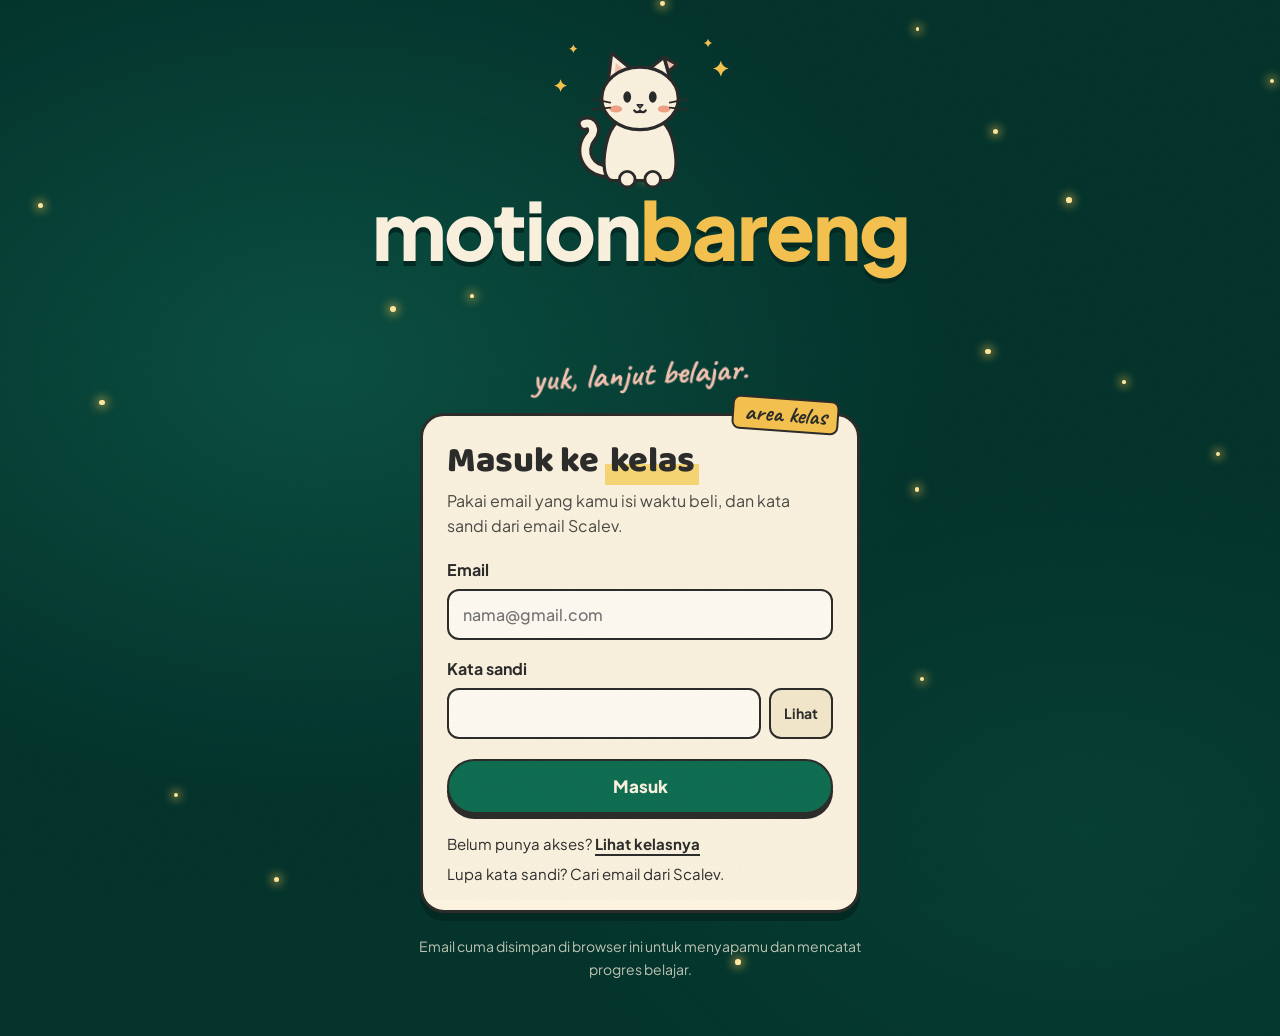
<file: member/index.html>
<!doctype html>
<html lang="id">
<head>
<meta charset="utf-8">
<meta name="viewport" content="width=device-width, initial-scale=1">
<meta name="robots" content="noindex, nofollow">
<title>Area kelas · motionbareng</title>
<meta name="theme-color" content="#04342C">
<link rel="icon" href="favicon.svg" type="image/svg+xml">
<link rel="preconnect" href="https://fonts.googleapis.com">
<link rel="preconnect" href="https://fonts.gstatic.com" crossorigin>
<link href="https://fonts.googleapis.com/css2?family=Baloo+2:wght@700;800&family=Caveat:wght@700&family=Plus+Jakarta+Sans:wght@400;500;700;800&display=swap" rel="stylesheet">
<script>document.documentElement.classList.add('js')</script>
<link rel="stylesheet" href="aset/css/gaya.css?v=7">
</head>
<body>
<div class="serat" aria-hidden="true"></div>
<div id="aplikasi"><p class="memuat">Memuat kelas…</p></div>
<div id="pengumuman" class="sr" aria-live="polite"></div>
<noscript><p style="padding:24px;font-family:sans-serif">Area kelas butuh JavaScript. Aktifkan JavaScript di browser lalu muat ulang halaman.</p></noscript>

<script src="pengaturan.js?v=2"></script>
<script src="data/kelas-data.js?v=3"></script>
<script src="aset/js/maskot.js?v=2"></script>
<script src="aset/js/app.js?v=8"></script>
</body>
</html>
</file>
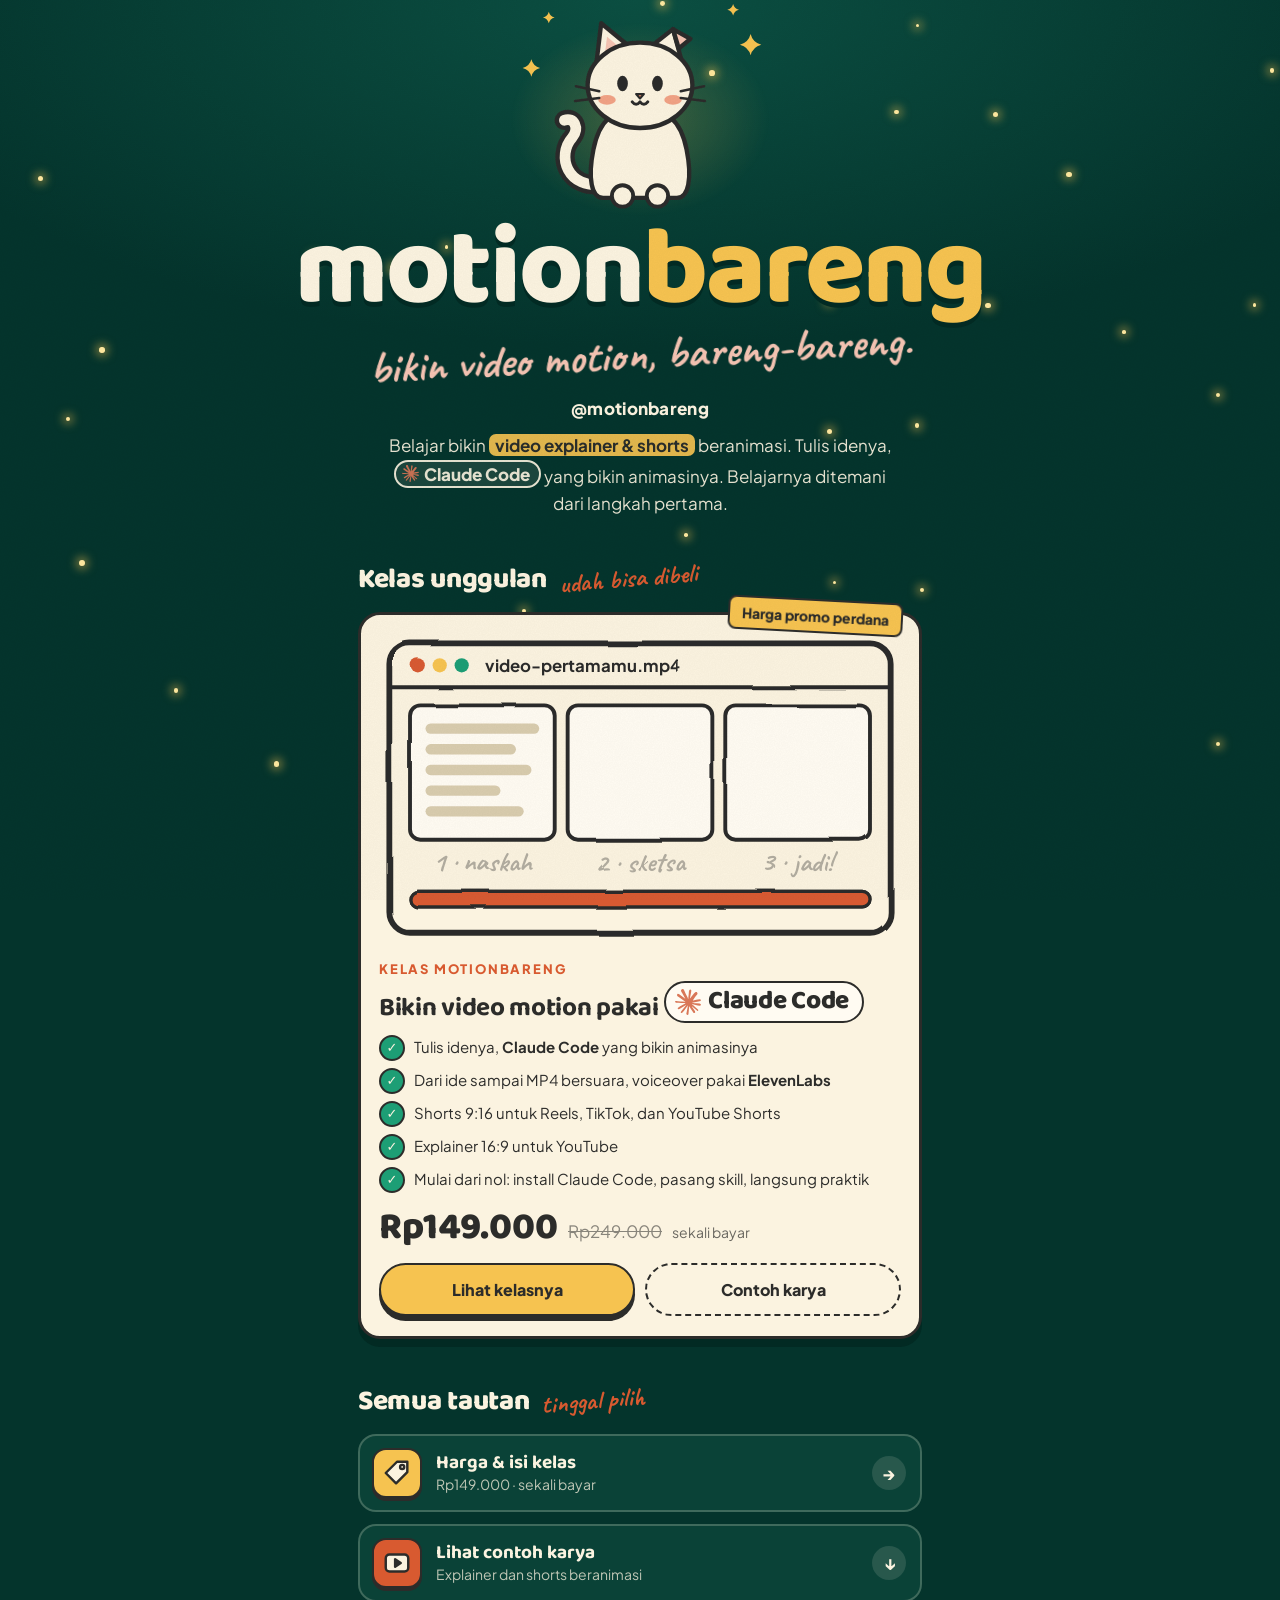
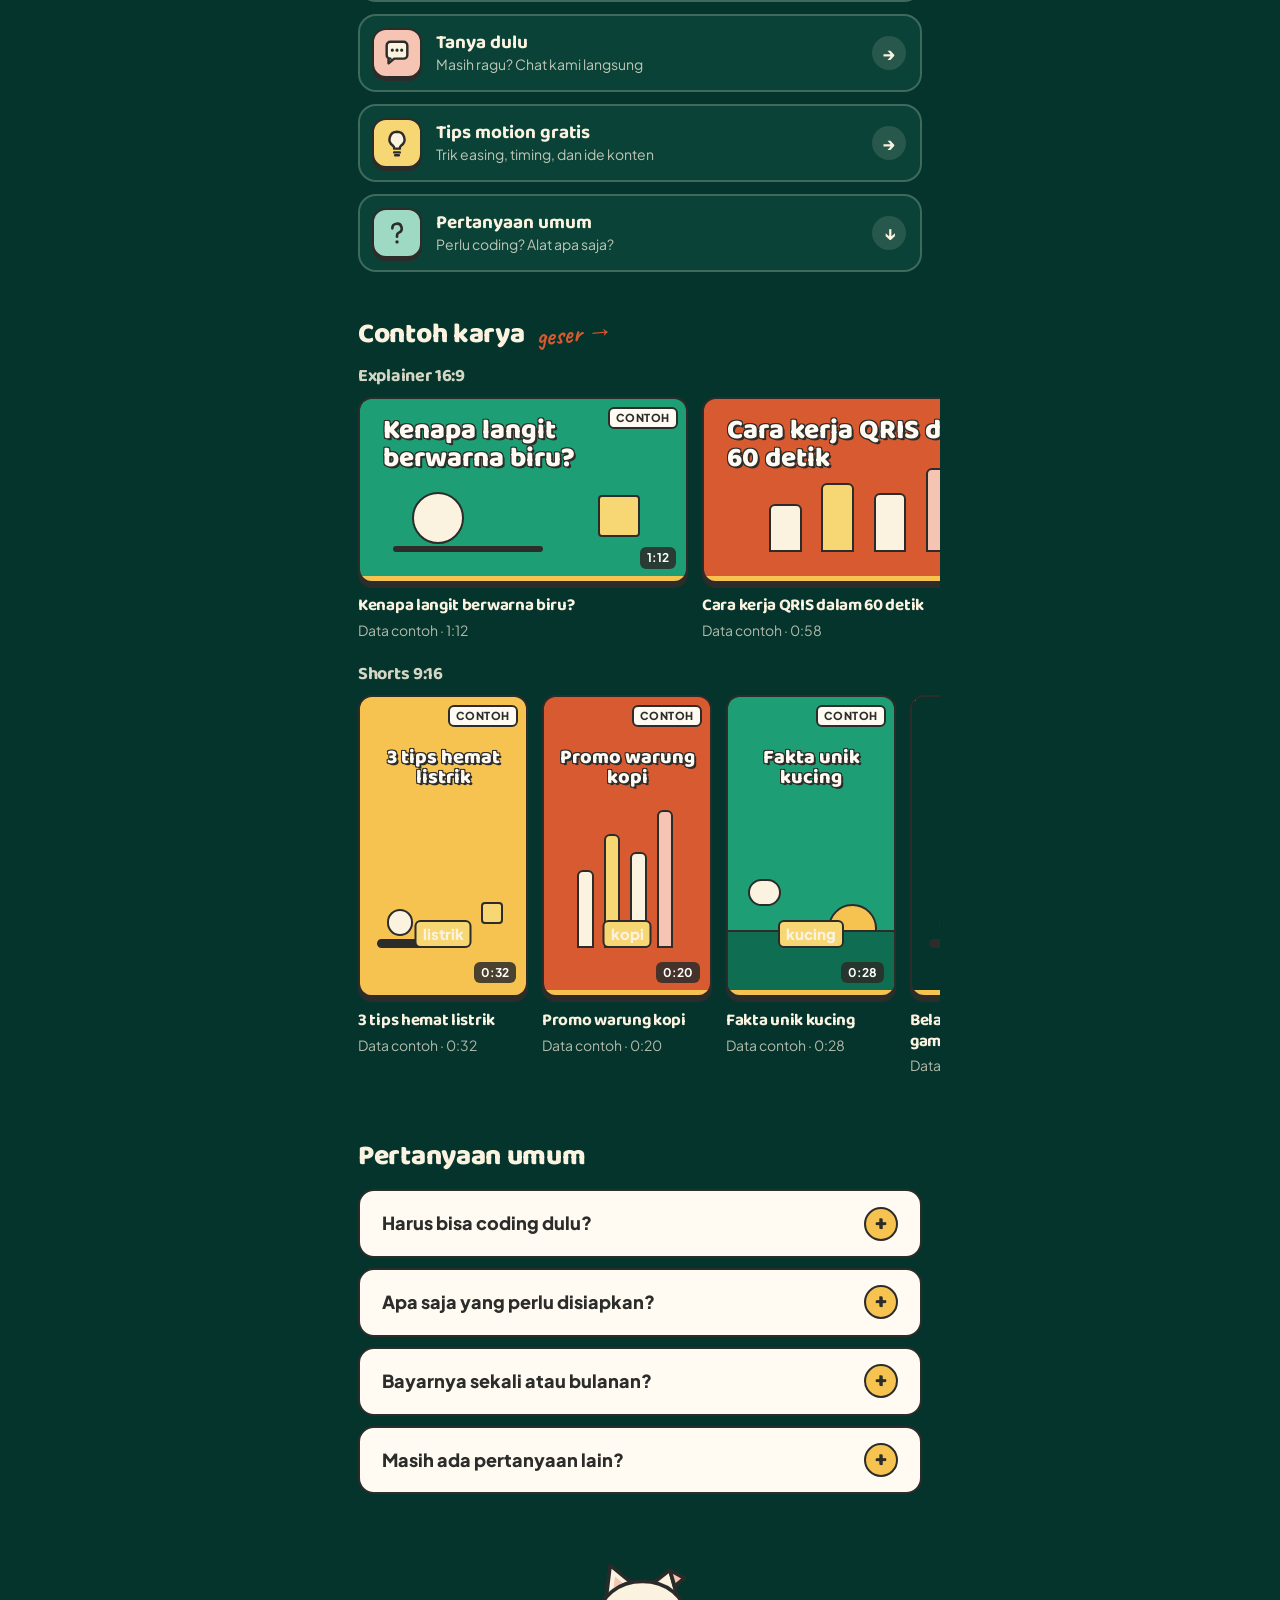
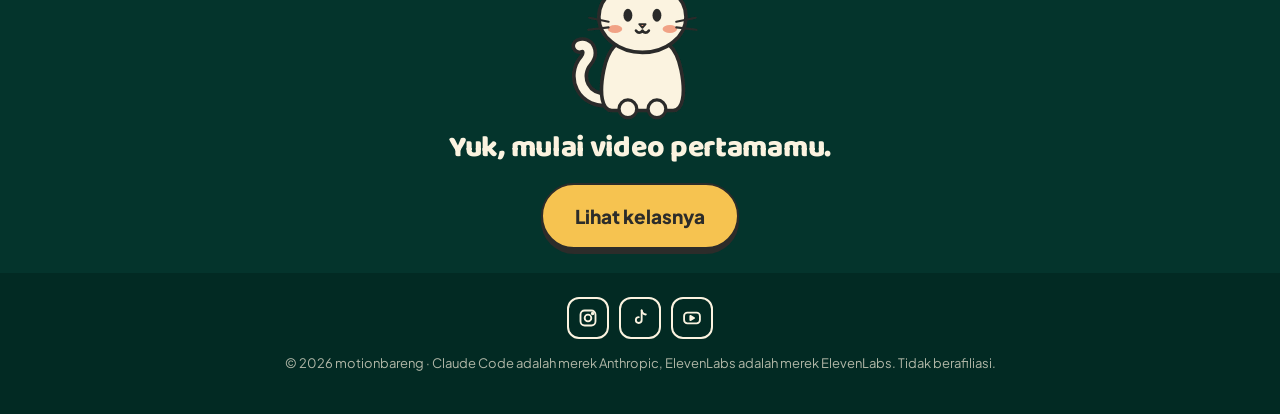
<file: website/index.html>
<!doctype html>
<html lang="id">
<head>
<meta charset="utf-8">
<meta name="viewport" content="width=device-width, initial-scale=1">
<title>motionbareng · bikin video motion, bareng-bareng</title>
<meta name="description" content="Belajar bikin video explainer & shorts beranimasi pakai Claude Code + ElevenLabs, ditemani dari langkah pertama sampai video jadi. Kelas, contoh karya, dan tautan motionbareng.">
<meta property="og:title" content="motionbareng · bikin video motion, bareng-bareng">
<meta property="og:description" content="Kelas online bikin video explainer & shorts beranimasi pakai Claude Code + ElevenLabs.">
<meta property="og:type" content="website">
<meta name="theme-color" content="#04342C">
<link rel="icon" href="favicon.svg" type="image/svg+xml">
<link rel="preconnect" href="https://fonts.googleapis.com">
<link rel="preconnect" href="https://fonts.gstatic.com" crossorigin>
<link href="https://fonts.googleapis.com/css2?family=Baloo+2:wght@700;800&family=Caveat:wght@700&family=Plus+Jakarta+Sans:wght@400;500;700;800&display=swap" rel="stylesheet">
<script>document.documentElement.classList.add('js')</script>
<link rel="stylesheet" href="aset/css/gaya.css?v=7">
</head>
<body class="halaman-bio">

<svg width="0" height="0" style="position:absolute" aria-hidden="true" focusable="false">
  <filter id="goyang" x="-20%" y="-20%" width="140%" height="140%">
    <feTurbulence type="fractalNoise" baseFrequency="0.018" numOctaves="1" seed="3"/>
    <feDisplacementMap in="SourceGraphic" scale="2.2"/>
  </filter>
</svg>
<div class="serat" aria-hidden="true"></div>
<div class="kunang tetap" data-n="34" aria-hidden="true"></div>

<main class="bio">
  <!-- ===== KENALAN ===== -->
  <section class="bio-atas" id="atas">
    <div class="hero-maskot masuk" style="--u:0" data-kucing="besar"></div>
    <h1 class="merek masuk" style="--u:1">motion<span>bareng</span></h1>
    <p class="slogan masuk" style="--u:2">bikin video motion,<br class="hp"> bareng-bareng.</p>
    <p class="handle masuk" style="--u:3">@motionbareng</p>
    <p class="lead masuk" style="--u:4">Belajar bikin <mark>video explainer &amp; shorts</mark> beranimasi. Tulis idenya, <span class="alat" data-alat="claude">Claude Code</span> yang bikin animasinya. Belajarnya ditemani dari langkah pertama.</p>
  </section>

  <!-- ===== KELAS UNGGULAN ===== -->
  <section class="bio-blok naik">
    <div class="judul-blok"><h2>Kelas unggulan</h2><span class="coretan">udah bisa dibeli</span></div>
    <article class="kartu-kelas">
      <span class="pita" data-isi="labelPromo">Harga promo perdana</span>
      <div class="kartu-kelas-papan" data-kucing="papan"></div>
      <span class="kicker kicker-kartu">Kelas motionbareng</span>
      <h3>Bikin video motion pakai <span class="alat" data-alat="claude">Claude Code</span></h3>
      <!-- GANTI: samakan dengan poin "yang didapat" di kelas.html -->
      <ul class="dapat-ringkas">
        <li><span>Tulis idenya, <b>Claude Code</b> yang bikin animasinya</span></li>
        <li><span>Dari ide sampai MP4 bersuara, voiceover pakai <b>ElevenLabs</b></span></li>
        <li><span>Shorts 9:16 untuk Reels, TikTok, dan YouTube Shorts</span></li>
        <li><span>Explainer 16:9 untuk YouTube</span></li>
        <li><span>Mulai dari nol: install Claude Code, pasang skill, langsung praktik</span></li>
      </ul>
      <div class="angka-ringkas">
        <span class="promo" data-harga="promo">Rp149.000</span>
        <s data-harga="normal">Rp249.000</s>
        <small>sekali bayar</small>
      </div>
      <div class="aksi-kartu">
        <a class="tombol kuning" href="kelas.html?utm_source=linkbio">Lihat kelasnya</a>
        <a class="tombol garis" href="#karya">Contoh karya</a>
      </div>
    </article>
  </section>

  <!-- ===== SEMUA TAUTAN ===== -->
  <section class="bio-blok naik">
    <div class="judul-blok"><h2>Semua tautan</h2><span class="coretan">tinggal pilih</span></div>
    <ul class="tautan">
      <li><a href="kelas.html?utm_source=linkbio#harga">
        <span class="ikon-t" style="background:var(--kuning)"><svg viewBox="0 0 32 32" fill="none" stroke="#2C2C2A" stroke-width="2.6" stroke-linejoin="round" stroke-linecap="round"><path d="M4 16 16 4h11v11L15 27z" fill="#FBF3E0"/><circle cx="21.5" cy="9.5" r="2.2"/></svg></span>
        <span><strong>Harga &amp; isi kelas</strong><small><span data-harga="promo">Rp149.000</span> · sekali bayar</small></span>
        <span class="panah-t" aria-hidden="true">→</span></a></li>
      <li><a data-tautan="masuk" href="#">
        <span class="ikon-t" style="background:var(--teal)"><svg viewBox="0 0 32 32" fill="none" stroke="#2C2C2A" stroke-width="2.6" stroke-linejoin="round" stroke-linecap="round"><rect x="6" y="14" width="20" height="14" rx="3" fill="#FBF3E0"/><path d="M10 14v-4a6 6 0 0 1 12 0v4"/><circle cx="16" cy="21" r="1.6" fill="#2C2C2A"/></svg></span>
        <span><strong>Sudah beli? Masuk kelas</strong><small>Buka materi kelasmu di sini</small></span>
        <span class="panah-t" aria-hidden="true">→</span></a></li>
      <li><a href="#karya">
        <span class="ikon-t" style="background:var(--terakota)"><svg viewBox="0 0 32 32" fill="none" stroke="#2C2C2A" stroke-width="2.6" stroke-linejoin="round" stroke-linecap="round"><rect x="4" y="7" width="24" height="18" rx="4" fill="#FBF3E0"/><path d="M14 12v8l6-4z" fill="#2C2C2A"/></svg></span>
        <span><strong>Lihat contoh karya</strong><small>Explainer dan shorts beranimasi</small></span>
        <span class="panah-t" aria-hidden="true">↓</span></a></li>
      <li><a data-tautan="tanya" href="#">
        <span class="ikon-t" style="background:var(--pink)"><svg viewBox="0 0 32 32" fill="none" stroke="#2C2C2A" stroke-width="2.6" stroke-linejoin="round" stroke-linecap="round"><path d="M5 8a4 4 0 0 1 4-4h14a4 4 0 0 1 4 4v10a4 4 0 0 1-4 4H13l-6 5v-5H9a4 4 0 0 1-4-4z" fill="#FBF3E0"/><path d="M11 13h.01M16 13h.01M21 13h.01" stroke-width="3.4"/></svg></span>
        <span><strong>Tanya dulu</strong><small>Masih ragu? Chat kami langsung</small></span>
        <span class="panah-t" aria-hidden="true">→</span></a></li>
      <li><a data-tautan="tips" href="#">
        <span class="ikon-t" style="background:var(--stabilo)"><svg viewBox="0 0 32 32" fill="none" stroke="#2C2C2A" stroke-width="2.6" stroke-linejoin="round" stroke-linecap="round"><path d="M16 4a8 8 0 0 0-4.5 14.6c.9.7 1.5 1.7 1.5 2.9V22h6v-.5c0-1.2.6-2.2 1.5-2.9A8 8 0 0 0 16 4z" fill="#FBF3E0"/><path d="M13 26h6M14 29h4"/></svg></span>
        <span><strong>Tips motion gratis</strong><small>Trik easing, timing, dan ide konten</small></span>
        <span class="panah-t" aria-hidden="true">→</span></a></li>
      <li><a href="#faq">
        <span class="ikon-t" style="background:#9ED9C3"><svg viewBox="0 0 32 32" fill="none" stroke="#2C2C2A" stroke-width="2.8" stroke-linejoin="round" stroke-linecap="round"><path d="M11 11a5 5 0 1 1 7 4.6c-1.3.6-2 1.6-2 3V20"/><path d="M16 25.5h.01" stroke-width="3.6"/></svg></span>
        <span><strong>Pertanyaan umum</strong><small>Perlu coding? Alat apa saja?</small></span>
        <span class="panah-t" aria-hidden="true">↓</span></a></li>
    </ul>
  </section>

  <!-- ===== CONTOH KARYA ===== -->
  <section class="bio-blok" id="karya">
    <div class="judul-blok naik"><h2>Contoh karya</h2><span class="coretan">geser →</span></div>
    <h3 class="sub-karya">Explainer 16:9</h3>
    <div class="rel" id="rel-karya"></div>
    <h3 class="sub-karya">Shorts 9:16</h3>
    <div class="rel" id="rel-shorts"></div>
  </section>

  <!-- ===== FAQ SINGKAT ===== -->
  <section class="bio-blok" id="faq">
    <div class="judul-blok naik"><h2>Pertanyaan umum</h2></div>
    <div class="faq">
      <details class="naik"><summary>Harus bisa coding dulu?</summary>
        <p>Nggak harus. Claude Code yang menulis kodenya. Di kelas kamu belajar cara mengarahkannya dan memeriksa hasilnya.</p></details>
      <details class="naik"><summary>Apa saja yang perlu disiapkan?</summary>
        <p>Laptop atau PC, koneksi internet, langganan Claude yang sudah termasuk Claude Code, dan akun ElevenLabs.</p></details>
      <details class="naik"><summary>Bayarnya sekali atau bulanan?</summary>
        <p>Kelasnya sekali bayar <strong data-harga="promo">Rp149.000</strong>. Langganan Claude dan ElevenLabs terpisah.</p></details>
      <details class="naik"><summary>Masih ada pertanyaan lain?</summary>
        <p>Lihat <a class="link-polos" href="kelas.html?utm_source=linkbio#faq">FAQ lengkap</a> atau hubungi kami lewat <span data-kontak>media sosial motionbareng</span>.</p></details>
    </div>
  </section>

  <!-- ===== PENUTUP ===== -->
  <section class="bio-penutup naik">
    <div data-kucing="penutup"></div>
    <h2>Yuk, mulai video pertamamu.</h2>
    <a class="tombol kuning besar" href="kelas.html?utm_source=linkbio">Lihat kelasnya</a>
  </section>
</main>

<footer class="bio-kaki">
  <div class="sosmed" id="sosmed"></div>
  <p>© <span id="tahun">2026</span> motionbareng · Claude Code adalah merek Anthropic, ElevenLabs adalah merek ElevenLabs. Tidak berafiliasi.</p>
</footer>

<script src="pengaturan.js?v=6"></script>
<script src="aset/js/umum.js?v=5"></script>
</body>
</html>
</file>
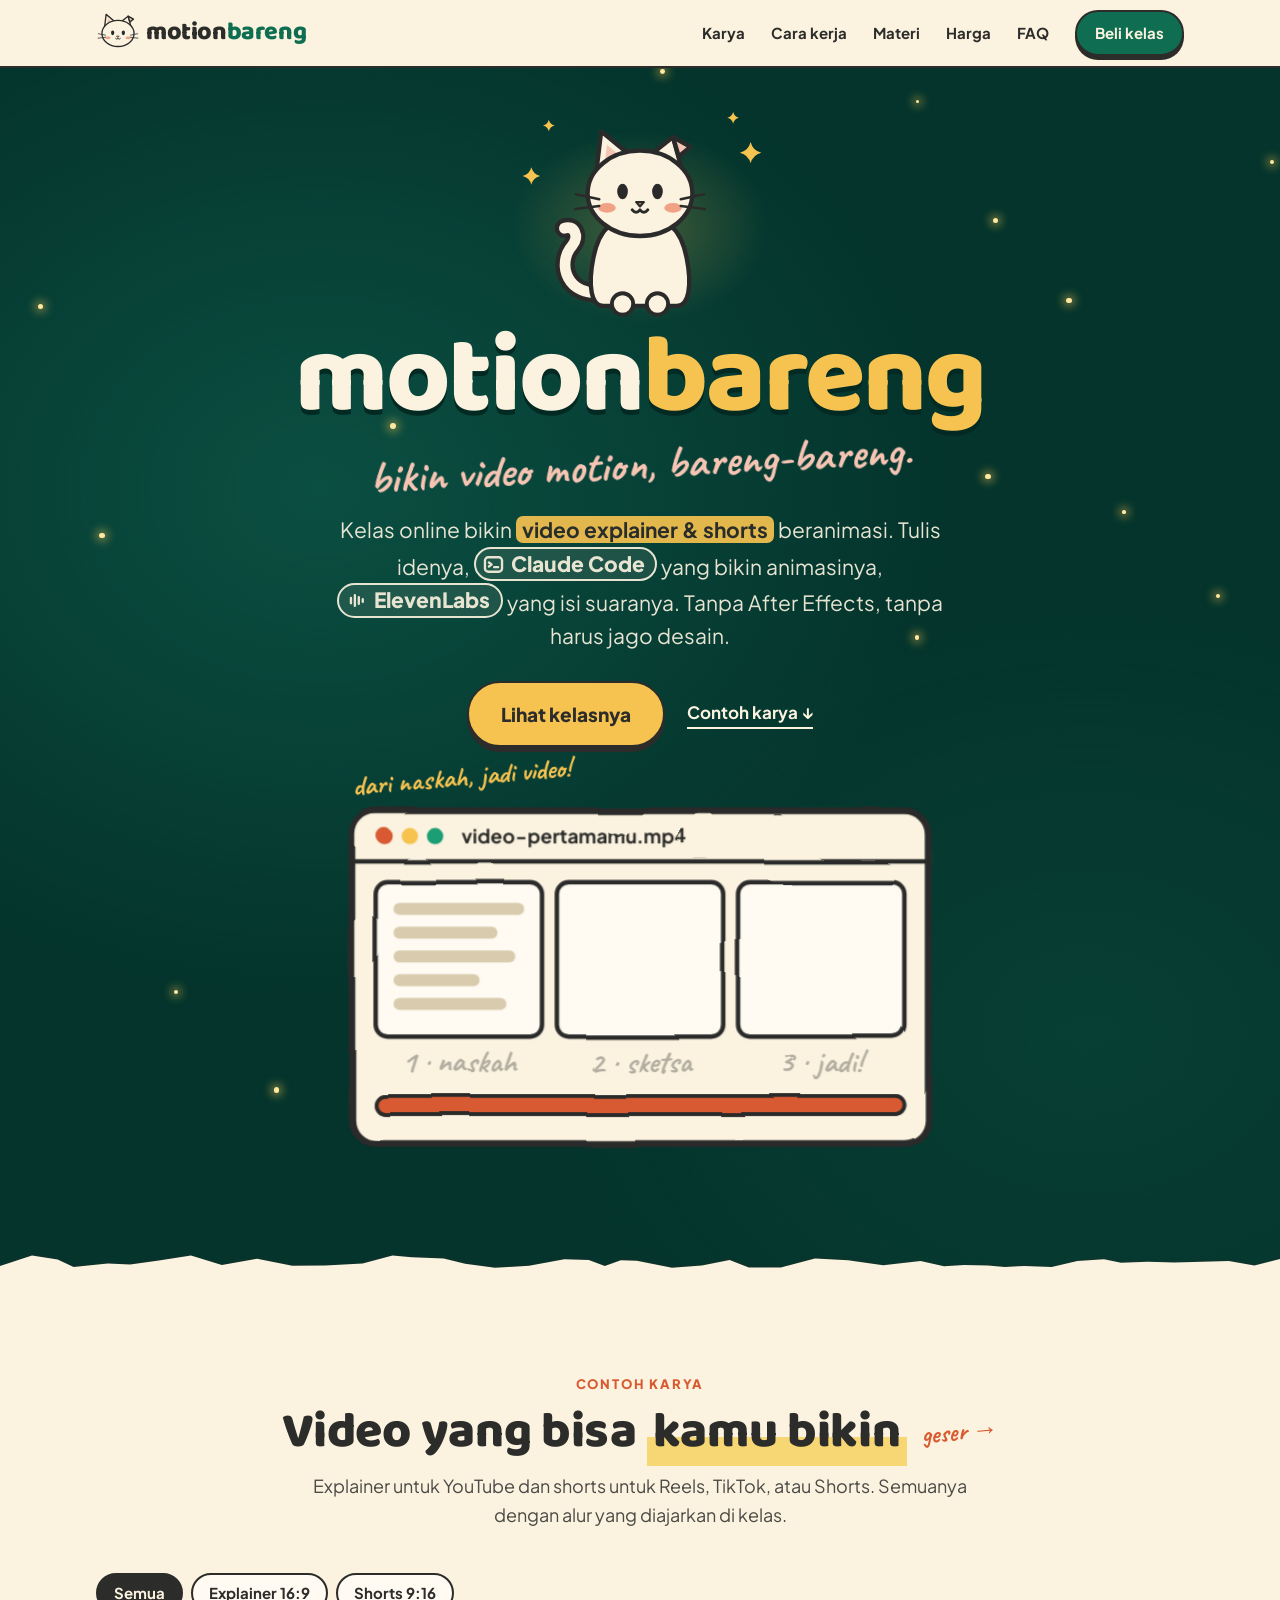
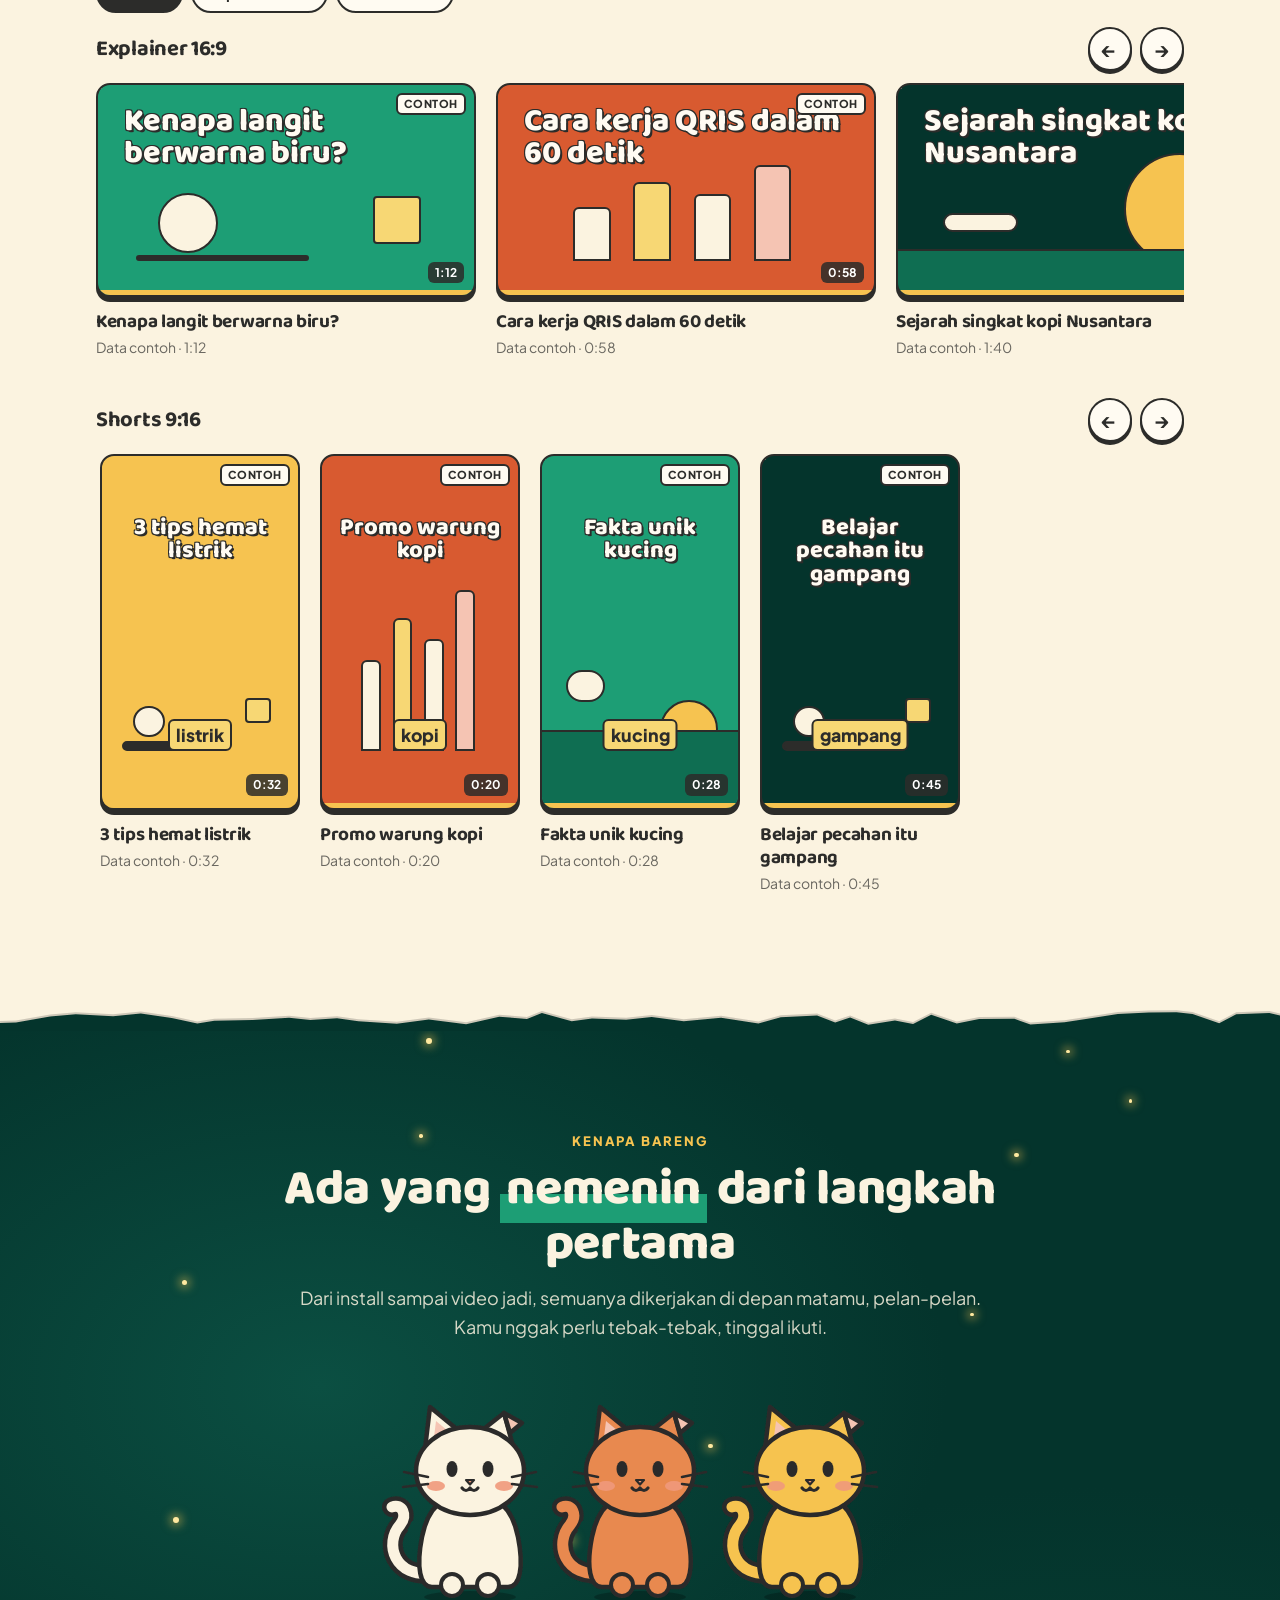
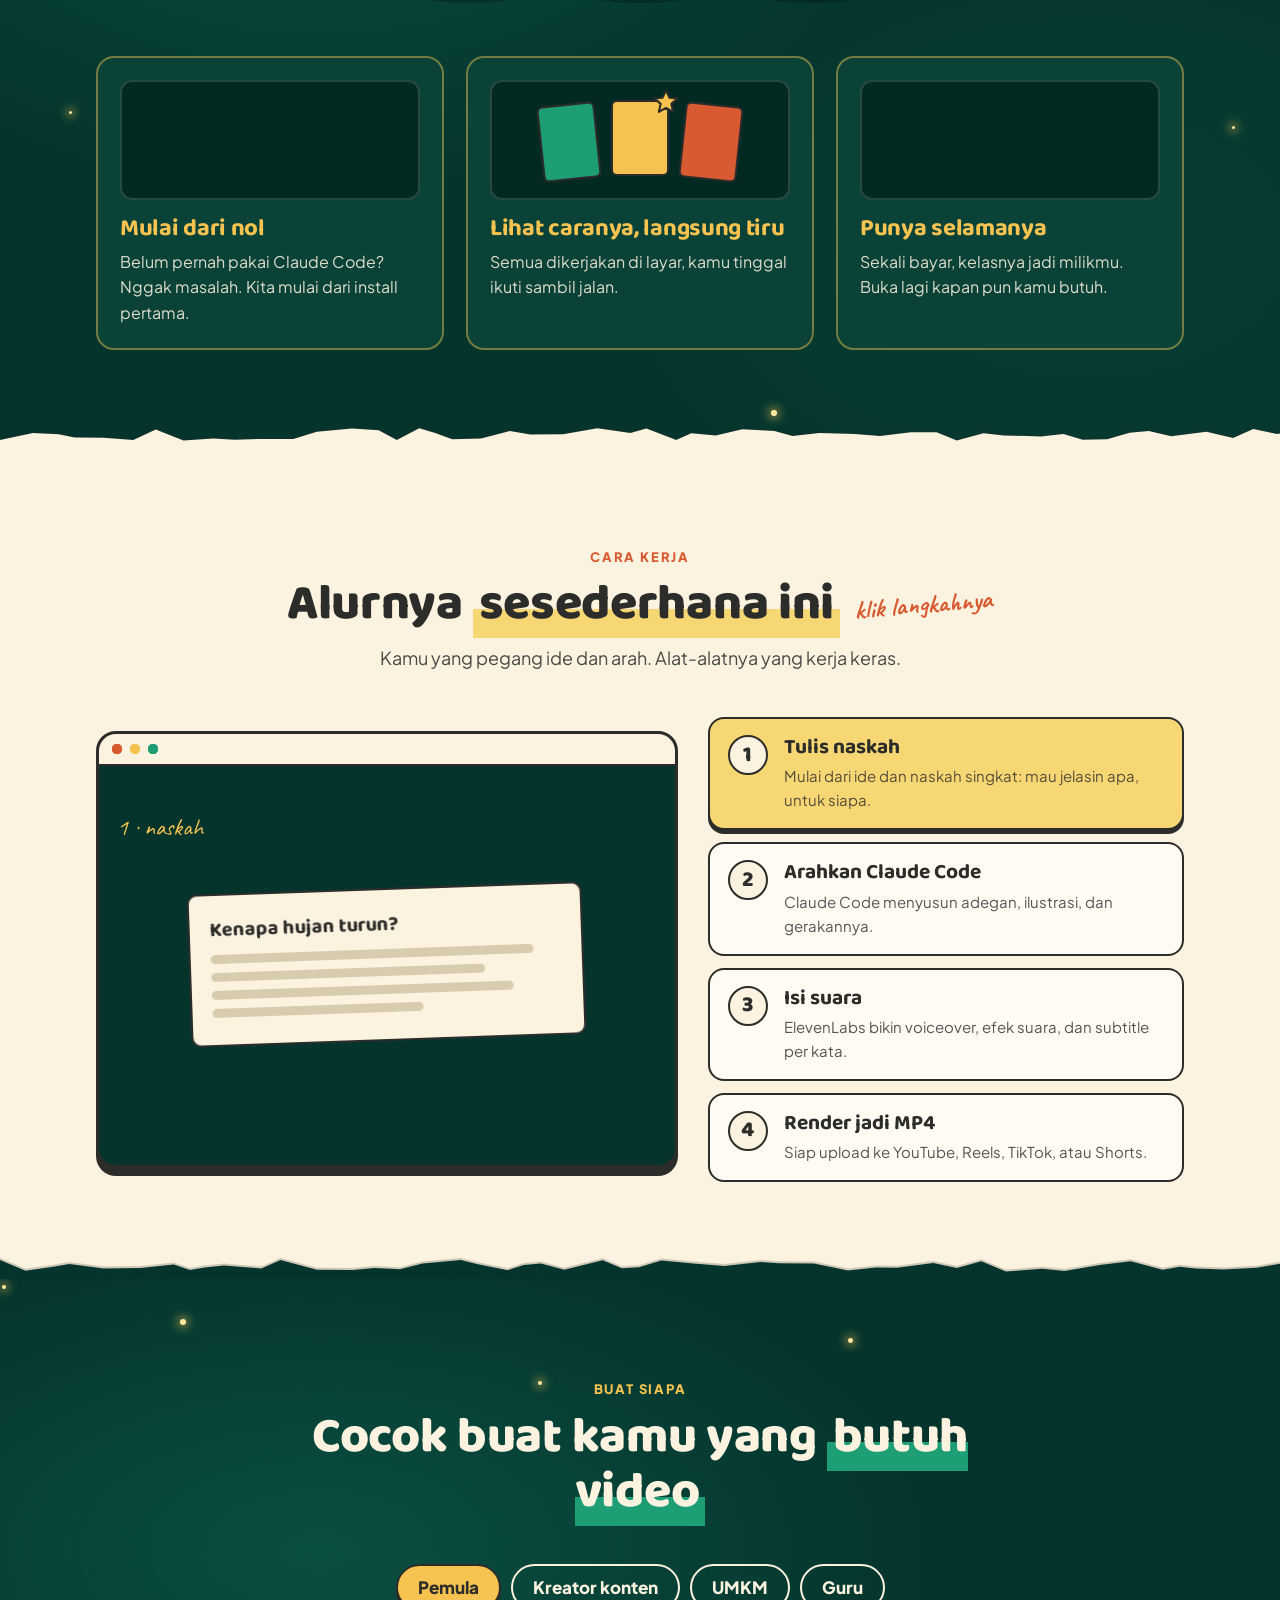
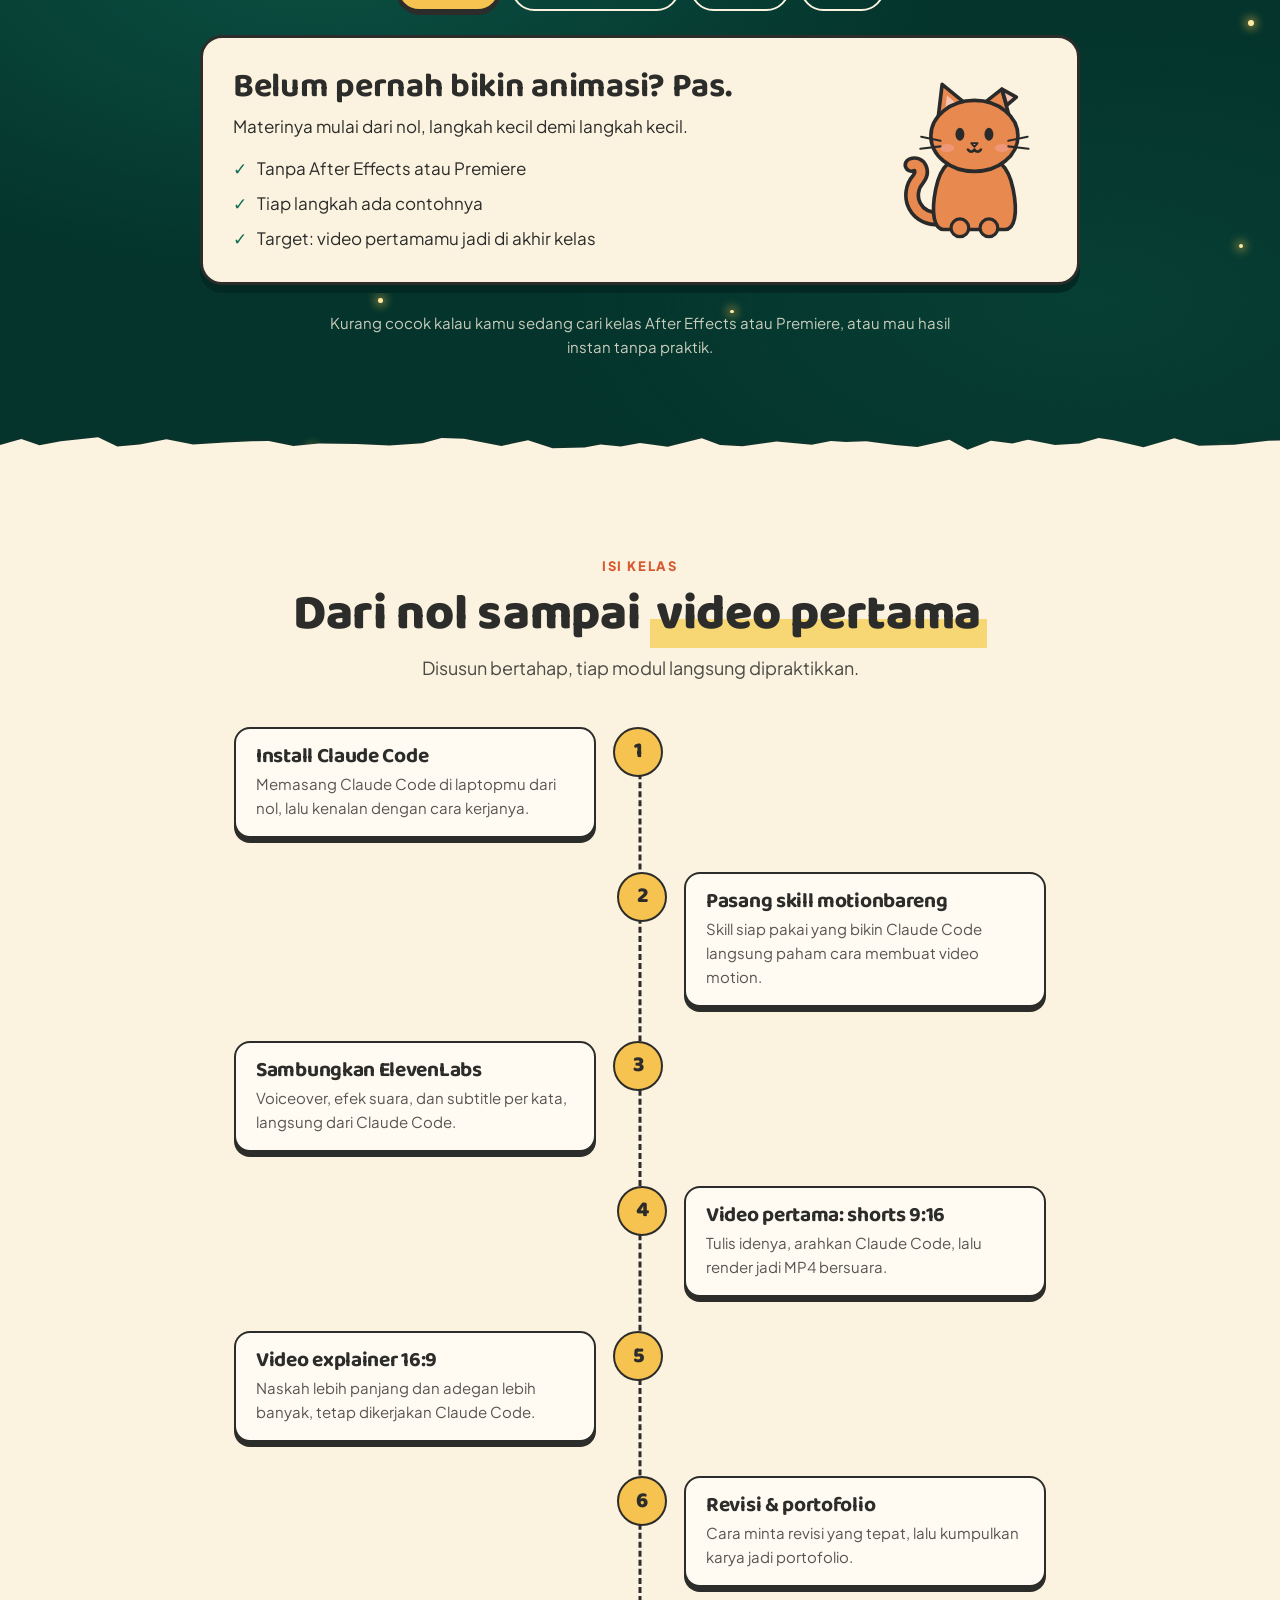
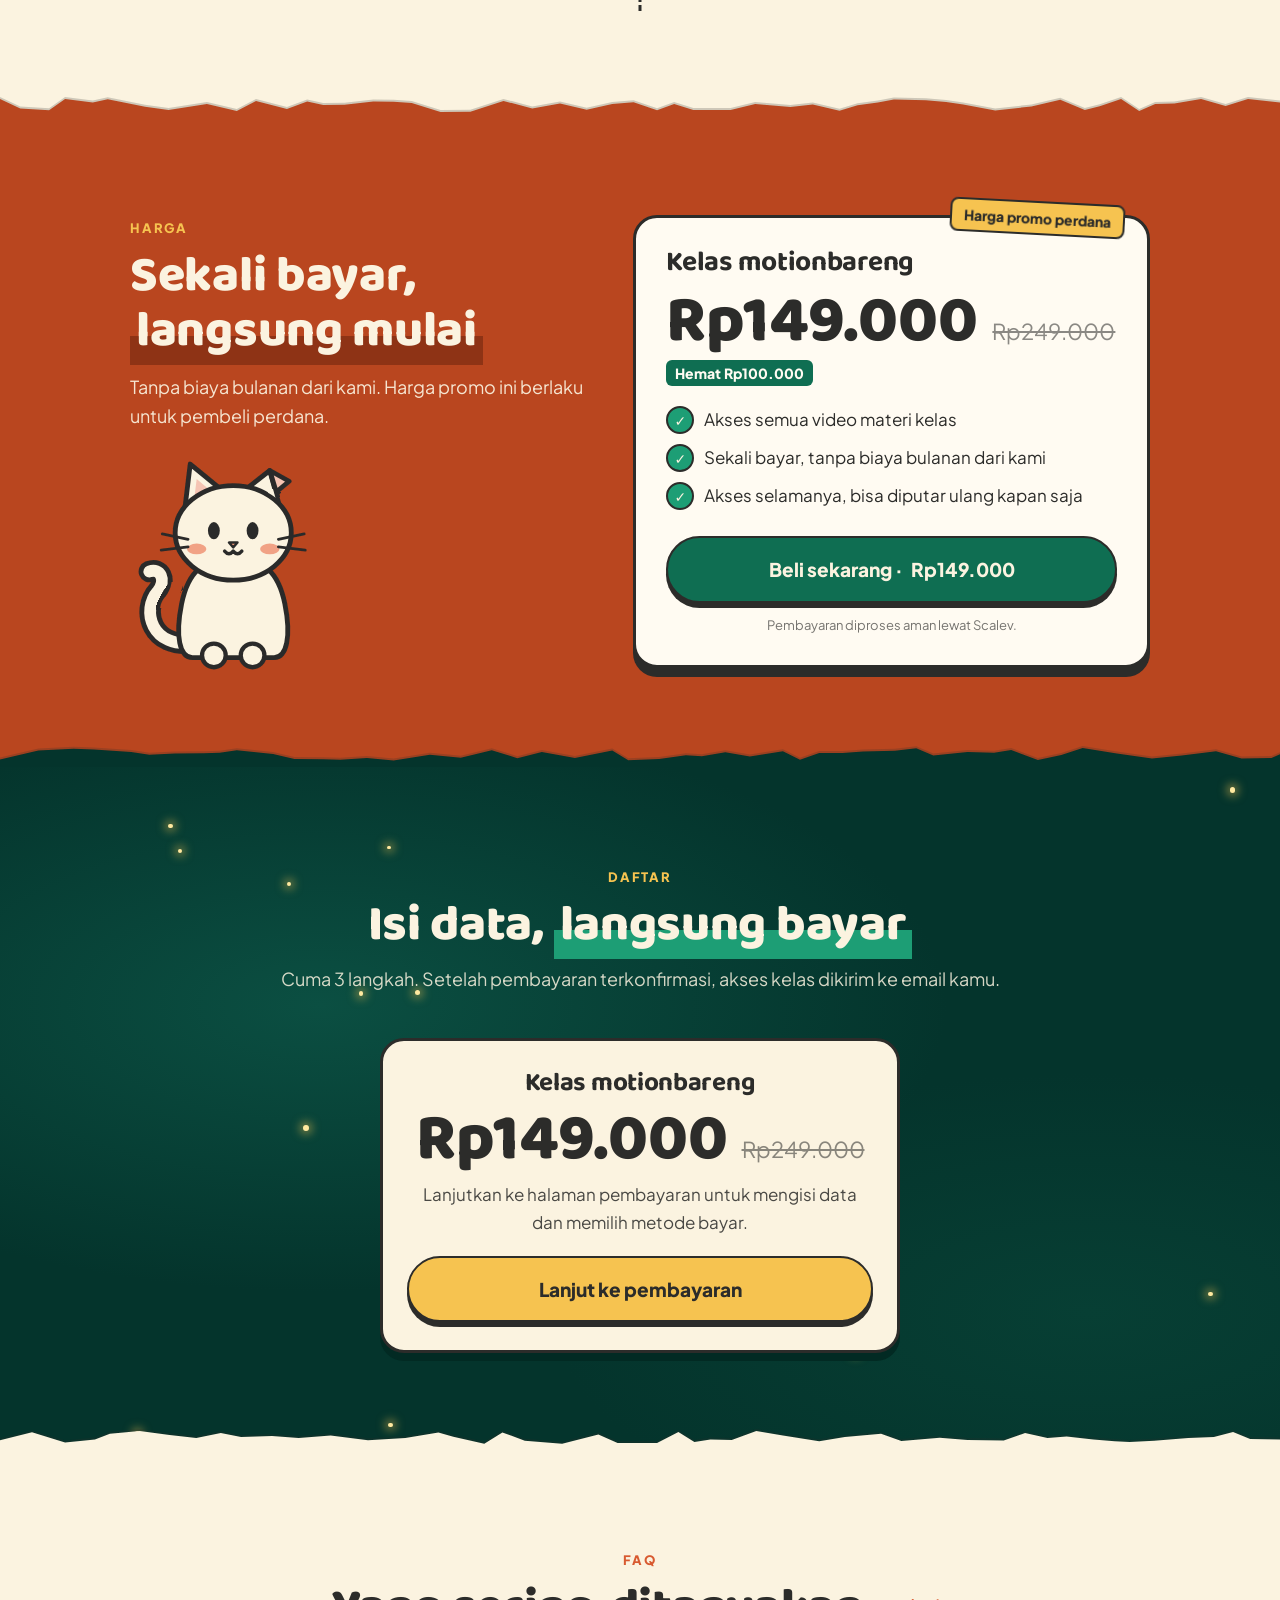
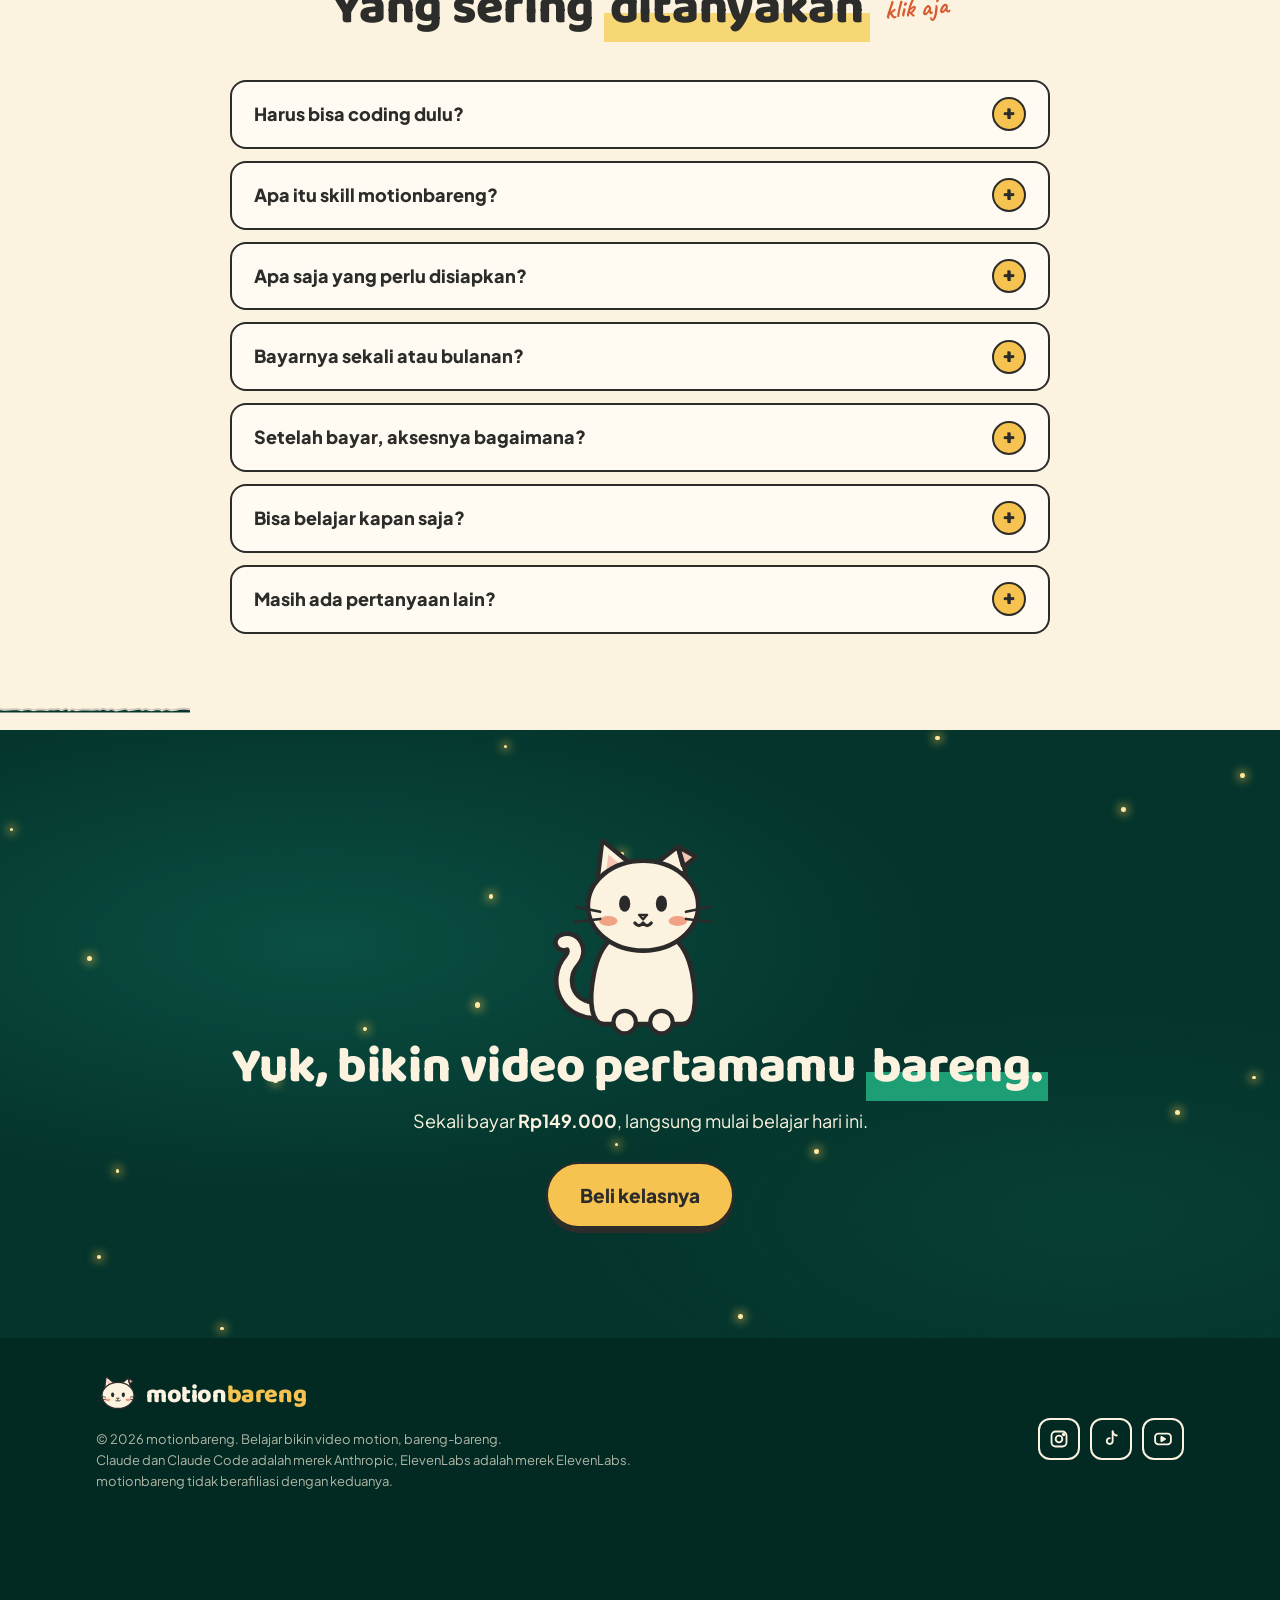
<file: scalev/kelas-scalev.html>
<!doctype html>
<!--
  FILE INI DIBUAT OTOMATIS oleh alat/buat-halaman-scalev.py dari website/kelas.html.
  Jangan diedit langsung: ubah file di folder website/, lalu jalankan skripnya lagi.
-->

<html lang="id">
<head>
<meta charset="utf-8">
<meta name="viewport" content="width=device-width, initial-scale=1">
<title>motionbareng · Kelas bikin video motion pakai Claude Code + ElevenLabs</title>
<meta name="description" content="Kelas online bikin video motion (explainer & shorts) pakai Claude Code dan ElevenLabs. Ditemani dari langkah pertama sampai video jadi. Sekali bayar, akses selamanya.">
<meta property="og:title" content="motionbareng · Bikin video motion sendiri, bareng-bareng">
<meta property="og:description" content="Kelas online bikin video explainer & shorts beranimasi pakai Claude Code + ElevenLabs. Sekali bayar.">
<meta property="og:type" content="website">
<meta name="theme-color" content="#04342C">

<link rel="preconnect" href="https://fonts.googleapis.com">
<link rel="preconnect" href="https://fonts.gstatic.com" crossorigin>
<link href="https://fonts.googleapis.com/css2?family=Baloo+2:wght@700;800&family=Caveat:wght@700&family=Plus+Jakarta+Sans:wght@400;500;700;800&display=swap" rel="stylesheet">
<script>document.documentElement.classList.add('js')</script>
<style>
  :root{
    --kertas:#FBF3E0; --kertas-2:#F4E8CC; --putih:#FFFBF2; --tinta:#2C2C2A;
    --teal:#1D9E75; --teal-tombol:#0F6E52; --malam:#04342C; --malam-2:#0A4237; --malam-3:#022A23;
    --terakota:#D85A30; --terakota-gelap:#B9461F; --pipi:#F0997B; --pink:#F5C4B3;
    --stabilo:#F7D774; --kuning:#F6C350;
    --f-judul:"Baloo 2",ui-rounded,"Segoe UI",system-ui,sans-serif;
    --f-isi:"Plus Jakarta Sans",system-ui,sans-serif;
    --f-tangan:"Caveat","Segoe Print",cursive;
    --radius:18px; --lebar:1120px;
  }
  *{box-sizing:border-box}
  html{scroll-behavior:smooth;scroll-padding-top:80px}
  body{margin:0;background:var(--kertas);color:var(--tinta);font-family:var(--f-isi);font-size:17px;line-height:1.6;overflow-x:clip}
  img{max-width:100%;display:block}
  a{color:inherit}
  button{font:inherit;color:inherit}
  .wadah{max-width:var(--lebar);margin:0 auto;padding:0 16px;position:relative;z-index:1}
  h1,h2,h3,h4{font-family:var(--f-judul);line-height:1.1;letter-spacing:-.3px;margin:0}
  h2{font-size:clamp(32px,4.8vw,50px);font-weight:800}
  section{position:relative;padding:96px 0}
  @media (max-width:760px){section{padding:68px 0}body{font-size:16px}}

  /* tekstur serat kertas di seluruh layar */
  .serat{position:fixed;inset:0;pointer-events:none;z-index:60;opacity:.55;mix-blend-mode:multiply;
    }

  /* ===== latar section ===== */
  .krem{background:var(--kertas);--sobek:var(--kertas)}
  .malam{background:radial-gradient(70% 60% at 25% 35%,#0B4F42 0%,transparent 70%),radial-gradient(60% 50% at 85% 80%,#073F34 0%,transparent 70%),var(--malam);
    color:var(--kertas);--sobek:var(--malam)}
  .terakota{background:var(--terakota-gelap);color:var(--kertas);--sobek:var(--terakota-gelap)}
  .sobek{position:absolute;left:0;top:0;width:100%;height:22px;transform:translateY(-21px);z-index:2;display:block;
    fill:var(--sobek);filter:drop-shadow(0 -1.5px 0 rgba(44,44,42,.22))}
  /* kunang-kunang */
  .kunang{position:absolute;inset:0;overflow:hidden;pointer-events:none;z-index:0}
  .kunang i{position:absolute;width:var(--s);height:var(--s);border-radius:50%;background:#FFE9A0;
    box-shadow:0 0 10px 3px rgba(246,195,80,.55);animation:melayang var(--t1) ease-in-out infinite alternate,nyala var(--t2) ease-in-out infinite;animation-delay:var(--d1),var(--d2)}
  @keyframes melayang{to{transform:translate(var(--dx),var(--dy))}}
  @keyframes nyala{0%,100%{opacity:.15}50%{opacity:1}}

  /* ===== tipografi bersama ===== */
  .kepala-section{text-align:center;max-width:720px;margin:0 auto 44px}
  .kepala-section p{margin:12px 0 0;font-size:18px;opacity:.85}
  .kicker{display:inline-block;font-size:13px;font-weight:800;letter-spacing:1.8px;text-transform:uppercase;color:var(--terakota);margin-bottom:10px}
  .malam .kicker,.terakota .kicker{color:var(--kuning)}
  .stabilo{background:linear-gradient(transparent 56%,var(--stabilo) 56%,var(--stabilo) 92%,transparent 92%);padding:0 .12em}
  .malam .stabilo{background:linear-gradient(transparent 56%,var(--teal) 56%,var(--teal) 92%,transparent 92%)}
  .terakota .stabilo{background:linear-gradient(transparent 56%,#8E3315 56%,#8E3315 92%,transparent 92%)}
  .coretan{font-family:var(--f-tangan);font-weight:700;color:var(--terakota);font-size:26px;line-height:1;display:inline-block;transform:rotate(-5deg)}
  .malam .coretan,.terakota .coretan{color:var(--kuning)}
  .judul-coret{display:flex;align-items:center;justify-content:center;gap:14px;flex-wrap:wrap}

  /* ===== tombol ===== */
  .tombol{display:inline-flex;align-items:center;justify-content:center;gap:8px;font-family:var(--f-isi);font-weight:800;font-size:17px;
    text-decoration:none;color:var(--kertas);background:var(--teal-tombol);border:2.5px solid var(--tinta);border-radius:999px;
    padding:13px 26px;box-shadow:0 5px 0 var(--tinta);transition:transform .15s,box-shadow .15s;cursor:pointer}
  .tombol:hover{transform:translateY(-2px);box-shadow:0 7px 0 var(--tinta)}
  .tombol:active{transform:translateY(3px);box-shadow:0 2px 0 var(--tinta)}
  .tombol.kuning{background:var(--kuning);color:var(--tinta)}
  .tombol.besar{font-size:19px;padding:16px 32px}
  .link-polos{font-weight:700;text-decoration:none;border-bottom:2.5px solid currentColor;padding-bottom:1px}
  :focus-visible{outline:3px solid var(--terakota);outline-offset:3px}
  .malam :focus-visible{outline-color:var(--kuning)}

  /* ===== navigasi ===== */
  .nav{position:sticky;top:0;z-index:50;background:var(--kertas);border-bottom:2.5px solid var(--tinta)}
  .nav .wadah{display:flex;align-items:center;justify-content:space-between;height:66px;gap:16px}
  .logo{display:flex;align-items:center;gap:6px;text-decoration:none;font-family:var(--f-judul);font-weight:800;font-size:25px;letter-spacing:-.4px;line-height:1}
  .logo svg{width:44px;height:auto}
  .logo .b{color:var(--teal-tombol)}
  .menu{display:flex;gap:26px;align-items:center}
  .menu a{text-decoration:none;font-weight:700;font-size:15px}
  .menu a:not(.tombol):hover{color:var(--teal-tombol)}
  .menu .tombol{font-size:15px;padding:9px 18px;box-shadow:0 4px 0 var(--tinta)}
  @media (max-width:860px){.menu a:not(.tombol){display:none}}

  /* ===== maskot kucing ===== */
  .tinta{stroke:var(--tinta);stroke-linejoin:round;stroke-linecap:round;filter:url(#goyang)}
  .kucing .badan,.kucing .muka,.kucing .telinga-kiri path,.kucing .telinga-kanan path{stroke-width:4.5}
  .kucing .tapak{stroke-width:4}
  .kucing .ekor-garis{fill:none;stroke:var(--tinta);stroke-width:20}
  .kucing .ekor-isi{fill:none;stroke-width:11}
  .mata ellipse,.mata-isi{fill:var(--tinta);stroke:none}
  .pipi{fill:var(--pipi);stroke:none;opacity:.9}
  .hidung{fill:var(--pipi);stroke-width:2.2}
  .mulut,.garis-tipis{fill:none;stroke-width:3.2}
  .kumis{fill:none;stroke-width:2.6}
  svg g,svg ellipse,svg circle,svg rect,svg path{transform-box:fill-box}
  .kucing .ekor{transform-origin:100% 90%;animation:ekor 2.8s ease-in-out infinite}
  @keyframes ekor{0%,100%{transform:rotate(0)}50%{transform:rotate(12deg)}}
  .mata ellipse{transform-origin:center;animation:kedip 4.4s infinite;animation-delay:var(--k,0s)}
  @keyframes kedip{0%,91%,97%,100%{transform:scaleY(1)}94%{transform:scaleY(.1)}}
  .telinga-kiri{transform-origin:70% 100%;animation:telinga 5.2s infinite}
  @keyframes telinga{0%,80%,88%,100%{transform:none}84%{transform:rotate(-12deg)}}
  .kucing .tubuh{transform-origin:50% 100%;animation:napas 3s ease-in-out infinite}
  @keyframes napas{50%{transform:scale(1.015,.985)}}
  .melambai .tapak-kanan{animation:lambai .45s ease-in-out infinite alternate}
  @keyframes lambai{from{transform:translate(40px,-82px)}to{transform:translate(54px,-90px)}}

  /* ===== HERO ===== */
  .hero{padding:40px 0 110px}
  .hero-tengah{display:flex;flex-direction:column;align-items:center;text-align:center}
  .hero-maskot{position:relative}
  .hero-maskot::before{content:"";position:absolute;inset:10% 0 0;background:radial-gradient(closest-side,rgba(246,195,80,.25),transparent);pointer-events:none}
  .hero-maskot svg{width:clamp(190px,24vw,260px);height:auto;overflow:visible;position:relative}
  .merek{font-size:clamp(56px,10vw,110px);font-weight:800;letter-spacing:-2px;line-height:.95;margin-top:2px;text-shadow:0 5px 0 var(--malam-3)}
  .merek span{color:var(--kuning)}
  .slogan{font-family:var(--f-tangan);font-weight:700;font-size:clamp(30px,4.4vw,46px);line-height:1;color:var(--pink);transform:rotate(-3deg);margin:10px 0 26px}
  .hero .lead{font-size:clamp(17px,2vw,21px);max-width:31em;margin:0 0 28px;opacity:.92}
  .hero mark{background:var(--kuning);color:var(--tinta);border-radius:7px;padding:0 6px;font-weight:700;box-decoration-break:clone;-webkit-box-decoration-break:clone}
  .aksi{display:flex;align-items:center;justify-content:center;gap:22px;flex-wrap:wrap}
  .hero-papan{position:relative;width:min(600px,100%);margin-top:52px}
  .hero-papan svg{width:100%;height:auto;overflow:visible}
  .hero-papan .coretan{position:absolute;top:-36px;left:2%;font-size:28px}
  .kilau{fill:var(--kuning);stroke:none;transform-origin:center;animation:kilau 2.4s ease-in-out infinite;animation-delay:var(--w)}
  @keyframes kilau{0%,100%{transform:scale(.5) rotate(0);opacity:.4}50%{transform:scale(1.15) rotate(20deg);opacity:1}}
  .masuk{animation:masukAtas .7s cubic-bezier(.3,1.3,.5,1) both;animation-delay:calc(var(--u) * .12s)}
  @keyframes masukAtas{from{opacity:0;transform:translateY(24px)}}
  .slogan.masuk{animation-name:masukSlogan}
  @keyframes masukSlogan{from{opacity:0;transform:translateY(24px) rotate(-3deg)}to{transform:rotate(-3deg)}}
  @media (max-width:860px){
    .hero{padding:24px 0 90px}
    .hero-papan{margin-top:44px}
    .hero-papan .coretan{font-size:22px;top:-30px}
  }
  /* demo storyboard */
  .papan-label{font-family:var(--f-tangan);font-size:21px;fill:var(--tinta);stroke:none;text-anchor:middle;font-weight:700}
  .papan-judul{font-family:var(--f-isi);font-size:13px;font-weight:700;fill:var(--tinta);stroke:none}
  .baris{fill:#D9CCAE;stroke:none;transform-origin:0 50%;animation:ketik 6s infinite;animation-delay:calc(var(--i) * .28s)}
  @keyframes ketik{0%{transform:scaleX(0)}7%,92%{transform:scaleX(1)}100%{transform:scaleX(0)}}
  .sketsa{fill:none;stroke:var(--tinta);stroke-width:2.5;stroke-dasharray:1;stroke-dashoffset:1;animation:gambar 6s infinite}
  @keyframes gambar{0%,24%{stroke-dashoffset:1}48%,92%{stroke-dashoffset:0}100%{stroke-dashoffset:1}}
  .jadi{opacity:0;animation:jadi 6s infinite}
  @keyframes jadi{0%,52%{opacity:0;transform:scale(.9)}60%,92%{opacity:1;transform:none}100%{opacity:0}}
  .jadi{transform-origin:50% 50%}
  .matahari{animation:pantul .7s ease-in-out infinite alternate}
  @keyframes pantul{to{transform:translateY(-8px)}}
  .progres{transform-origin:0 50%;animation:progres 6s linear infinite}
  @keyframes progres{from{transform:scaleX(0)}to{transform:scaleX(1)}}
  .papan-label{opacity:.35;animation:aktif 6s infinite;animation-delay:var(--a)}
  @keyframes aktif{0%,32%{opacity:1}34%,100%{opacity:.35}}
  .tapak-lambai{animation:lambaiTapak 5s ease-in-out infinite}
  @keyframes lambaiTapak{0%,64%,92%,100%{transform:none}70%,80%{transform:translate(-10px,-34px)}75%,85%{transform:translate(-20px,-40px)}}

  /* ===== tapak yang nongol dari pinggir ===== */
  .intip{position:absolute;top:var(--atas,90px);width:clamp(110px,14vw,170px);z-index:5;pointer-events:none;opacity:0}
  .intip.kiri{left:0;--dari:-105%}
  .intip.kanan{right:0;--dari:105%}
  .intip.kanan svg{transform:scaleX(-1)}
  .intip svg{display:block;width:100%;height:auto;overflow:visible}
  .intip.sapa{animation:intipMasuk 3s cubic-bezier(.3,1.3,.5,1) forwards}
  @keyframes intipMasuk{0%{transform:translateX(var(--dari));opacity:1}16%,76%{transform:translateX(calc(var(--dari) * .25));opacity:1}100%{transform:translateX(var(--dari));opacity:1}}
  .intip .tapak-ujung{transform-origin:0% 50%}
  .intip.sapa .tapak-ujung{animation:tepuk 3s ease-in-out}
  @keyframes tepuk{0%,18%,74%,100%{transform:none}26%,42%,58%{transform:rotate(-14deg)}34%,50%,66%{transform:rotate(8deg)}}

  /* ===== KARYA ===== */
  .alat-karya{display:flex;justify-content:space-between;align-items:center;gap:12px;flex-wrap:wrap;margin-bottom:18px}
  .filter{display:flex;gap:8px;flex-wrap:wrap}
  .filter button,.panah button{border:2.5px solid var(--tinta);background:var(--putih);border-radius:999px;padding:6px 16px;font-weight:700;font-size:15px;cursor:pointer}
  .filter button[aria-pressed="true"]{background:var(--tinta);color:var(--kertas)}
  .panah{display:flex;gap:8px}
  .panah button{width:44px;height:44px;padding:0;font-size:20px;box-shadow:0 3px 0 var(--tinta)}
  .rel{display:flex;gap:20px;overflow-x:auto;scroll-snap-type:x mandatory;padding:6px 4px 18px;scrollbar-width:thin;align-items:flex-start}
  .karya{flex:none;scroll-snap-align:start;text-decoration:none;color:inherit;display:block}
  .karya.explainer{width:min(380px,82vw)}
  .karya.shorts{width:min(200px,46vw)}
  .karya[hidden]{display:none}
  .thumb{position:relative;border:2.5px solid var(--tinta);border-radius:14px;overflow:hidden;box-shadow:0 5px 0 var(--tinta);transition:transform .2s,box-shadow .2s;container-type:inline-size}
  a.karya:hover .thumb{transform:translateY(-3px) rotate(-.8deg);box-shadow:0 8px 0 var(--tinta)}
  .explainer .thumb{aspect-ratio:16/9}
  .shorts .thumb{aspect-ratio:9/16}
  .thumb img{width:100%;height:100%;object-fit:cover}
  .karya h4{font-size:19px;line-height:1.2;margin:14px 0 2px}
  .karya p{margin:0;font-size:14px;opacity:.7}
  .judul-thumb{position:absolute;left:7%;right:7%;top:10%;z-index:2;font-family:var(--f-judul);font-weight:800;line-height:1;color:var(--putih);
    text-shadow:2px 2px 0 var(--tinta),-1px -1px 0 var(--tinta),1px -1px 0 var(--tinta),-1px 1px 0 var(--tinta);font-size:8.5cqw}
  .shorts .judul-thumb{font-size:12cqw;text-align:center;top:8%}
  .subtitle-thumb{position:absolute;left:50%;bottom:16%;transform:translateX(-50%);z-index:2;background:var(--stabilo);border:2px solid var(--tinta);border-radius:6px;
    font-weight:800;font-size:9cqw;padding:0 6px;white-space:nowrap;animation:katakata 1.6s steps(1) infinite}
  @keyframes katakata{0%{transform:translateX(-50%) scale(1)}50%{transform:translateX(-50%) scale(1.08)}}
  .bar-video{position:absolute;left:0;right:0;bottom:0;height:5px;background:rgba(0,0,0,.25);z-index:2}
  .bar-video::after{content:"";position:absolute;inset:0;background:var(--kuning);transform-origin:0 50%;animation:progres 7s linear infinite}
  .chip-contoh{position:absolute;top:8px;right:8px;font-size:11px;font-weight:800;letter-spacing:.6px;background:var(--putih);border:2px solid var(--tinta);border-radius:6px;padding:0 6px;z-index:3}
  .durasi{position:absolute;bottom:12px;right:10px;font-size:12px;font-weight:700;background:rgba(44,44,42,.85);color:#fff;border-radius:6px;padding:1px 7px;z-index:3}
  .main{position:absolute;left:50%;top:56%;transform:translate(-50%,-50%);width:50px;height:50px;border-radius:50%;background:var(--putih);border:2.5px solid var(--tinta);z-index:3;display:grid;place-items:center}
  .main::after{content:"";border-left:15px solid var(--tinta);border-top:9px solid transparent;border-bottom:9px solid transparent;margin-left:5px}
  .w-teal{background:var(--teal)}.w-terakota{background:var(--terakota)}.w-kuning{background:var(--kuning)}.w-malam{background:var(--malam)}
  .pola{position:absolute;inset:0}
  .pola i{position:absolute;display:block;border:2.5px solid var(--tinta);background:var(--kertas)}
  .pola-0 i:nth-child(1){width:16%;aspect-ratio:1;border-radius:50%;left:16%;bottom:20%;animation:loncat 1.4s ease-in infinite alternate}
  .pola-0 i:nth-child(2){width:46%;height:3%;left:10%;bottom:16%;border-radius:9px;background:var(--tinta)}
  .pola-0 i:nth-child(3){width:13%;aspect-ratio:1;right:14%;bottom:24%;border-radius:4px;background:var(--stabilo);animation:putar 3s linear infinite}
  .pola-1 i{bottom:16%;width:10%;border-radius:6px 6px 0 0;transform-origin:bottom;animation:tumbuh 1.8s ease-in-out infinite alternate}
  .pola-1 i:nth-child(1){left:20%;height:26%}
  .pola-1 i:nth-child(2){left:36%;height:38%;animation-delay:.2s;background:var(--stabilo)}
  .pola-1 i:nth-child(3){left:52%;height:32%;animation-delay:.4s}
  .pola-1 i:nth-child(4){left:68%;height:46%;animation-delay:.6s;background:var(--pink)}
  .pola-2 i:nth-child(1){width:30%;aspect-ratio:1;border-radius:50%;right:10%;bottom:14%;background:var(--kuning);animation:loncat 2s ease-in-out infinite alternate}
  .pola-2 i:nth-child(2){left:0;right:0;bottom:0;height:22%;border-width:2.5px 0 0;background:var(--teal-tombol)}
  .pola-2 i:nth-child(3){width:20%;height:9%;left:12%;bottom:30%;border-radius:20px;animation:geser 3s ease-in-out infinite alternate}
  @keyframes loncat{from{transform:translateY(-120%)}to{transform:translateY(0)}}
  @keyframes putar{to{transform:rotate(360deg)}}
  @keyframes tumbuh{from{transform:scaleY(.4)}to{transform:scaleY(1)}}
  @keyframes geser{to{transform:translateX(220%)}}
  .catatan-kecil{text-align:center;font-size:14px;opacity:.65;margin-top:18px}

  /* ===== BARENG (malam) ===== */
  .bareng-gambar{max-width:560px;margin:-6px auto 34px}
  .bareng-gambar svg{width:100%;height:auto;overflow:visible}
  .lompat{transform-origin:50% 100%;animation:lompat 1.5s infinite;animation-delay:var(--d)}
  @keyframes lompat{
    0%{transform:scale(1.07,.92);animation-timing-function:ease-out}
    14%{transform:scale(.95,1.07);animation-timing-function:cubic-bezier(.2,.7,.4,1)}
    45%{transform:translateY(-36px);animation-timing-function:cubic-bezier(.6,0,.8,.3)}
    74%{transform:scale(.96,1.05);animation-timing-function:ease-out}
    84%{transform:scale(1.09,.9)}
    100%{transform:scale(1.07,.92)}
  }
  .bayang{fill:#000;opacity:.25}
  .pilar{display:grid;grid-template-columns:repeat(3,1fr);gap:22px}
  @media (max-width:860px){.pilar{grid-template-columns:1fr}}
  .kartu-gelap{background:var(--malam-2);border:2.5px solid rgba(246,195,80,.45);border-radius:var(--radius);padding:22px;overflow:hidden}
  .kartu-gelap h3{font-size:24px;margin:16px 0 6px;color:var(--kuning)}
  .kartu-gelap p{margin:0;opacity:.88;font-size:16px}
  .ilus{height:120px;border-radius:12px;background:var(--malam-3);border:2px solid rgba(251,243,224,.15);position:relative;overflow:hidden}
  /* ilustrasi 1: gelembung obrolan */
  .ilus .gel{position:absolute;padding:5px 10px;border-radius:12px;font-size:13px;font-weight:700;border:2px solid var(--tinta);color:var(--tinta);opacity:0;animation:gel 6s infinite}
  .ilus .gel:nth-child(1){left:10px;top:12px;background:var(--kertas);animation-delay:0s}
  .ilus .gel:nth-child(2){right:10px;top:44px;background:var(--kuning);animation-delay:1s}
  .ilus .gel:nth-child(3){left:18px;top:78px;background:var(--pink);animation-delay:2s}
  @keyframes gel{0%{opacity:0;transform:translateY(8px) scale(.8)}6%,80%{opacity:1;transform:none}90%,100%{opacity:0}}
  /* ilustrasi 2: sesi bareng */
  .ilus .live{position:absolute;left:12px;top:12px;font-size:12px;font-weight:800;color:var(--putih);background:var(--terakota);border:2px solid var(--tinta);border-radius:6px;padding:0 6px}
  .ilus .live::before{content:"";display:inline-block;width:7px;height:7px;border-radius:50%;background:var(--putih);margin-right:5px;vertical-align:1px;animation:nyala 1.2s infinite}
  .ilus .wajah-kecil{position:absolute;bottom:14px;width:62px;animation:angguk 1.8s ease-in-out infinite}
  .ilus .wajah-kecil:nth-of-type(2){left:calc(50% - 98px);animation-delay:0s}
  .ilus .wajah-kecil:nth-of-type(3){left:calc(50% - 31px);animation-delay:.3s}
  .ilus .wajah-kecil:nth-of-type(4){left:calc(50% + 36px);animation-delay:.6s}
  @keyframes angguk{50%{transform:translateY(-6px) rotate(-4deg)}}
  /* ilustrasi 3: etalase */
  .ilus .bingkai{position:absolute;top:22px;width:58px;height:76px;border:2.5px solid var(--tinta);border-radius:6px;background:var(--kertas)}
  .ilus .bingkai:nth-child(1){left:calc(50% - 100px);background:var(--teal);transform:rotate(-6deg)}
  .ilus .bingkai:nth-child(2){left:calc(50% - 29px);background:var(--kuning);transform:translateY(-4px);animation:sorot 2.4s ease-in-out infinite}
  .ilus .bingkai:nth-child(3){left:calc(50% + 42px);background:var(--terakota);transform:rotate(6deg)}
  .ilus .bintang{position:absolute;left:calc(50% + 12px);top:6px;width:28px;animation:putar 4s linear infinite}
  @keyframes sorot{50%{transform:translateY(-10px) scale(1.06)}}

  /* ===== CARA (krem, demo interaktif) ===== */
  .cara{display:grid;grid-template-columns:1.1fr .9fr;gap:30px;align-items:center}
  @media (max-width:860px){.cara{grid-template-columns:1fr}}
  .layar-demo{background:var(--malam);border:3px solid var(--tinta);border-radius:20px;box-shadow:0 8px 0 var(--tinta);aspect-ratio:4/3;position:relative;overflow:hidden;color:var(--kertas)}
  .layar-demo::before{content:"";display:block;height:30px;border-bottom:2.5px solid var(--tinta);background:
    radial-gradient(circle at 18px 15px,var(--terakota) 5px,transparent 5.5px),radial-gradient(circle at 36px 15px,var(--kuning) 5px,transparent 5.5px),
    radial-gradient(circle at 54px 15px,var(--teal) 5px,transparent 5.5px),var(--kertas)}
  .demo{position:absolute;inset:30px 0 0;padding:6%;display:flex;align-items:center;justify-content:center;opacity:0;transform:translateY(12px);transition:opacity .35s,transform .35s;pointer-events:none}
  .demo.aktif{opacity:1;transform:none}
  .label-demo{position:absolute;top:44px;left:18px;font-family:var(--f-tangan);font-size:24px;color:var(--kuning);z-index:2}
  /* demo 1 naskah */
  .kertas-naskah{background:var(--kertas);color:var(--tinta);border:2.5px solid var(--tinta);border-radius:10px;width:78%;padding:18px 20px;transform:rotate(-2deg)}
  .kertas-naskah b{font-family:var(--f-judul);font-size:20px;display:block;margin-bottom:8px}
  .kertas-naskah i{display:block;height:9px;border-radius:5px;background:#D9CCAE;margin:9px 0;transform-origin:0 50%;transform:scaleX(0)}
  .aktif .kertas-naskah i{animation:tulisBaris .5s ease-out forwards;animation-delay:calc(var(--i) * .35s)}
  @keyframes tulisBaris{to{transform:scaleX(1)}}
  /* demo 2 arahan */
  .arahan{display:flex;align-items:center;gap:6%;width:100%}
  .catatan-tempel{background:var(--stabilo);color:var(--tinta);border:2.5px solid var(--tinta);padding:14px;width:42%;transform:rotate(-3deg);font-family:var(--f-tangan);font-size:22px;line-height:1.1;box-shadow:4px 4px 0 var(--tinta)}
  .bingkai-hasil{display:grid;grid-template-columns:1fr 1fr;gap:8px;flex:1}
  .bingkai-hasil span{aspect-ratio:16/10;border:2.5px solid var(--tinta);border-radius:6px;background:var(--kertas);opacity:0;transform:scale(.6)}
  .bingkai-hasil span:nth-child(2){background:var(--teal)}.bingkai-hasil span:nth-child(3){background:var(--kuning)}.bingkai-hasil span:nth-child(4){background:var(--terakota)}
  .aktif .bingkai-hasil span{animation:munculBingkai .4s cubic-bezier(.3,1.5,.5,1) forwards;animation-delay:calc(.5s + var(--i) * .3s)}
  @keyframes munculBingkai{to{opacity:1;transform:none}}
  /* demo 3 suara */
  .suara{width:100%;text-align:center}
  .gelombang{display:flex;gap:5px;justify-content:center;align-items:center;height:110px}
  .gelombang i{width:8px;border-radius:4px;background:var(--kuning);height:20%;animation:suara 1s ease-in-out infinite alternate;animation-delay:calc(var(--i) * -.13s)}
  @keyframes suara{to{height:95%}}
  .subtitle-demo{display:inline-flex;gap:6px;margin-top:18px;font-weight:800;font-size:20px}
  .subtitle-demo span{padding:0 6px;border-radius:6px;animation:sorotKata 2.4s steps(1) infinite;animation-delay:calc(var(--i) * .6s)}
  @keyframes sorotKata{0%{background:var(--kuning);color:var(--tinta)}25%,100%{background:transparent;color:var(--kertas)}}
  /* demo 4 render */
  .render{width:80%;text-align:center}
  .render .jalur{height:20px;border:2.5px solid var(--tinta);border-radius:999px;background:var(--malam-3);overflow:hidden}
  .render .jalur i{display:block;height:100%;background:var(--kuning);transform-origin:0 50%;transform:scaleX(0)}
  .aktif .render .jalur i{animation:isi 2.6s ease-in-out forwards}
  @keyframes isi{to{transform:scaleX(1)}}
  .berkas{display:inline-flex;align-items:center;gap:10px;margin-top:22px;background:var(--kertas);color:var(--tinta);border:2.5px solid var(--tinta);border-radius:12px;padding:10px 16px;font-weight:800;opacity:0}
  .aktif .berkas{animation:munculBingkai .4s cubic-bezier(.3,1.5,.5,1) forwards;animation-delay:2.6s}
  .berkas em{font-style:normal;color:var(--teal-tombol)}
  .langkah{list-style:none;margin:0;padding:0;display:grid;gap:12px}
  .langkah button{width:100%;text-align:left;display:grid;grid-template-columns:auto 1fr;gap:4px 16px;align-items:start;background:var(--putih);border:2.5px solid var(--tinta);border-radius:16px;padding:16px 18px;cursor:pointer;transition:transform .15s,background .15s}
  .langkah button:hover{transform:translateX(4px)}
  .langkah button[aria-selected="true"]{background:var(--stabilo);box-shadow:0 4px 0 var(--tinta)}
  .langkah .no{grid-row:span 2;width:40px;height:40px;border-radius:50%;border:2.5px solid var(--tinta);display:grid;place-items:center;font-family:var(--f-judul);font-weight:800;font-size:22px;background:var(--kertas)}
  .langkah strong{font-family:var(--f-judul);font-size:21px;line-height:1.2}
  .langkah small{font-size:15px;opacity:.8}

  /* ===== SIAPA (malam, tab) ===== */
  .tab-daftar{display:flex;justify-content:center;gap:10px;flex-wrap:wrap;margin-bottom:24px}
  .tab-daftar button{border:2.5px solid var(--kertas);background:transparent;color:var(--kertas);border-radius:999px;padding:8px 20px;font-weight:800;cursor:pointer}
  .tab-daftar button[aria-selected="true"]{background:var(--kuning);color:var(--tinta);border-color:var(--tinta);box-shadow:0 4px 0 var(--tinta)}
  .tab-isi{max-width:880px;margin:0 auto;background:var(--kertas);color:var(--tinta);border:3px solid var(--tinta);border-radius:22px;padding:30px;box-shadow:0 8px 0 var(--malam-3);
    display:grid;grid-template-columns:1fr auto;gap:24px;align-items:center}
  .tab-isi[hidden]{display:none}
  .tab-isi h3{font-size:clamp(26px,3.4vw,34px);margin-bottom:8px}
  .tab-isi p{margin:0 0 14px}
  .tab-isi ul{margin:0;padding:0;list-style:none;display:grid;gap:8px}
  .tab-isi li{display:flex;gap:10px}
  .tab-isi li::before{content:"✓";font-weight:800;color:var(--teal-tombol)}
  .tab-isi svg{width:150px;height:auto;overflow:visible}
  @media (max-width:700px){.tab-isi{grid-template-columns:1fr}.tab-isi svg{width:110px;justify-self:center;order:-1}}
  .kurang{text-align:center;margin:26px auto 0;max-width:640px;font-size:15px;opacity:.8}

  /* ===== MATERI (krem, garis waktu) ===== */
  .timeline{list-style:none;margin:0 auto;padding:0;max-width:900px;position:relative;counter-reset:m}
  .timeline::before{content:"";position:absolute;left:50%;top:10px;bottom:10px;border-left:3px dashed var(--tinta);transform:translateX(-50%)}
  .timeline li{position:relative;width:50%;padding:0 44px 34px}
  .timeline li:nth-child(odd){margin-right:auto;text-align:right}
  .timeline li:nth-child(even){margin-left:auto}
  .timeline li::before{counter-increment:m;content:counter(m);position:absolute;top:0;width:46px;height:46px;border-radius:50%;border:2.5px solid var(--tinta);
    background:var(--kuning);display:grid;place-items:center;font-family:var(--f-judul);font-weight:800;font-size:22px;z-index:1}
  .timeline li:nth-child(odd)::before{right:-23px}
  .timeline li:nth-child(even)::before{left:-23px}
  .timeline .isi{display:inline-block;text-align:left;background:var(--putih);border:2.5px solid var(--tinta);border-radius:16px;padding:16px 20px;box-shadow:0 5px 0 var(--tinta)}
  .timeline h3{font-size:21px;margin-bottom:4px}
  .timeline p{margin:0;font-size:15px;opacity:.8}
  @media (max-width:760px){
    .timeline::before{left:23px}
    .timeline li,.timeline li:nth-child(odd),.timeline li:nth-child(even){width:100%;text-align:left;padding:0 0 22px 64px}
    .timeline li:nth-child(odd)::before,.timeline li:nth-child(even)::before{left:0;right:auto}
  }

  /* ===== HARGA (terakota) ===== */
  .harga-wadah{display:grid;grid-template-columns:.95fr 1.05fr;gap:36px;align-items:center;max-width:1020px;margin:0 auto}
  @media (max-width:860px){.harga-wadah{grid-template-columns:1fr}}
  .harga-kiri h2{margin-bottom:14px}
  .harga-kiri p{font-size:18px;margin:0 0 18px;opacity:.92}
  .harga-kiri svg{width:200px;height:auto;overflow:visible;display:block}
  .kartu-harga{background:var(--putih);color:var(--tinta);border:3px solid var(--tinta);border-radius:24px;padding:30px;box-shadow:0 9px 0 var(--tinta);position:relative}
  .pita{position:absolute;top:-17px;right:22px;background:var(--kuning);color:var(--tinta);font-weight:800;font-size:14px;border:2.5px solid var(--tinta);border-radius:8px;padding:4px 12px;transform:rotate(3deg)}
  .kartu-harga h3{font-size:28px;margin-bottom:8px}
  .angka{display:flex;align-items:baseline;gap:14px;flex-wrap:wrap;margin:10px 0 4px}
  .angka .promo{font-family:var(--f-judul);font-weight:800;font-size:clamp(50px,7vw,66px);line-height:1}
  .angka s{font-size:22px;opacity:.55}
  .hemat{display:inline-block;font-weight:800;font-size:14px;color:var(--putih);background:var(--teal-tombol);border-radius:6px;padding:2px 9px;margin-bottom:20px}
  .dapat{list-style:none;padding:0;margin:0 0 26px;display:grid;gap:10px}
  .dapat li{display:flex;gap:10px}
  .dapat li::before{content:"✓";flex:none;width:24px;height:24px;border-radius:50%;background:var(--teal);color:var(--kertas);font-weight:800;font-size:14px;display:grid;place-items:center;border:2px solid var(--tinta)}
  .kartu-harga .tombol{width:100%}
  .aman{font-size:13px;opacity:.65;text-align:center;margin:12px 0 0}

  /* ===== FAQ ===== */
  .faq{max-width:820px;margin:0 auto;display:grid;gap:12px}
  .faq details{background:var(--putih);border:2.5px solid var(--tinta);border-radius:16px;padding:0 22px;transition:box-shadow .2s}
  .faq details[open]{box-shadow:0 5px 0 var(--tinta)}
  .faq summary{cursor:pointer;list-style:none;font-weight:800;font-size:18px;padding:18px 40px 18px 0;position:relative}
  .faq summary::-webkit-details-marker{display:none}
  .faq summary::after{content:"+";position:absolute;right:0;top:50%;transform:translateY(-50%);width:30px;height:30px;border-radius:50%;background:var(--kuning);border:2px solid var(--tinta);
    display:grid;place-items:center;font-family:var(--f-judul);font-size:22px;line-height:1;transition:transform .2s}
  .faq details[open] summary::after{transform:translateY(-50%) rotate(45deg)}
  .faq details p{margin:0 0 18px;opacity:.85}

  /* ===== PENUTUP & FOOTER ===== */
  .penutup{text-align:center;padding-bottom:110px}
  .penutup svg{width:190px;height:auto;overflow:visible;margin:0 auto 4px;display:block}
  .penutup h2{margin-bottom:12px}
  .penutup p{margin:0 auto 26px;max-width:32em;font-size:18px}
  footer{background:var(--malam-3);color:var(--kertas);padding:36px 0 120px;font-size:14px;position:relative}
  footer .wadah{display:flex;flex-wrap:wrap;gap:20px;justify-content:space-between;align-items:center}
  footer .logo .b{color:var(--kuning)}
  .sosmed{display:flex;gap:10px}
  .sosmed a{width:42px;height:42px;border:2.5px solid var(--kertas);border-radius:12px;display:grid;place-items:center}
  .sosmed svg{width:20px;height:20px}
  .sosmed a:hover{background:var(--kuning);color:var(--tinta);border-color:var(--tinta)}
  .kecil{opacity:.7;font-size:13px;max-width:560px}

  /* ===== bar beli + kucing yang ngintip di atasnya ===== */
  .bar-beli{position:fixed;left:0;right:0;bottom:0;z-index:55;background:var(--kertas);border-top:2.5px solid var(--tinta);
    padding-bottom:env(safe-area-inset-bottom);will-change:transform;
    -webkit-transform:translate3d(0,calc(100% + 24px),0);transform:translate3d(0,calc(100% + 24px),0);transition:transform .35s,visibility 0s .35s;visibility:hidden}
  .bar-beli.tampil{-webkit-transform:translate3d(0,0,0);transform:translate3d(0,0,0);transition:transform .35s,visibility 0s;visibility:visible}
  .bar-beli .wadah{display:flex;align-items:center;justify-content:space-between;gap:12px;height:66px;padding-left:120px}
  .bar-beli .harga{display:flex;align-items:baseline;gap:10px}
  .bar-beli .promo{font-family:var(--f-judul);font-weight:800;font-size:26px;line-height:1}
  .bar-beli s{font-size:14px;opacity:.6}
  .bar-beli .ket{font-size:13px;opacity:.75}
  .bar-beli .tombol{padding:10px 22px;font-size:16px;box-shadow:0 4px 0 var(--tinta)}
  .kucing-bar{position:absolute;left:16px;bottom:calc(100% - 2px);width:96px;height:72px;overflow:hidden;pointer-events:none}
  .kucing-bar svg{position:absolute;left:0;bottom:-12px;width:96px;height:auto;transform:translateY(100%);transition:transform .45s cubic-bezier(.3,1.5,.5,1) .25s}
  .bar-beli.tampil .kucing-bar svg{transform:none}
  .kucing-bar.loncat svg{animation:loncatEks .45s ease-out}
  @keyframes loncatEks{40%{transform:translateY(-10px)}}
  .kucing-bar .eks{display:none}
  .kucing-bar[data-eks="biasa"] .eks-biasa,.kucing-bar[data-eks="kagum"] .eks-kagum,.kucing-bar[data-eks="senang"] .eks-senang,
  .kucing-bar[data-eks="fokus"] .eks-fokus,.kucing-bar[data-eks="kaget"] .eks-kaget,.kucing-bar[data-eks="mikir"] .eks-mikir{display:inline}
  @media (max-width:640px){
    .bar-beli .wadah{padding-left:84px}
    .kucing-bar{width:70px;left:10px;height:54px}
    .kucing-bar svg{width:70px;bottom:-9px}
    .bar-beli .ket{display:none}
    .bar-beli .promo{font-size:22px}
  }

  .peringatan{position:fixed;left:12px;right:12px;bottom:84px;z-index:70;max-width:560px;margin:0 auto;background:var(--stabilo);border:2.5px solid var(--tinta);
    border-radius:12px;padding:10px 14px;font-size:14px;font-weight:600;box-shadow:0 4px 0 var(--tinta)}

  /* muncul saat di-scroll */
  .js .naik{opacity:0;transform:translateY(26px);transition:opacity .6s,transform .6s cubic-bezier(.3,1.2,.5,1)}
  .js .naik.terlihat{opacity:1;transform:none}

  /* ===== penyesuaian HP ===== */
  .tombol{white-space:nowrap}
  .hp{display:none}
  @media (max-width:640px){
    .hp{display:inline}
    .wadah{padding:0 18px}
    .kepala-section{margin-bottom:30px}
    .kepala-section p{font-size:16px}
    .tombol.besar{font-size:17px;padding:14px 24px}
    .nav .wadah{height:60px}
    .logo{font-size:22px}
    .logo svg{width:38px}
    .menu .tombol{padding:8px 14px;font-size:14px}
    /* tapak: lebih kecil, nongol di area kosong atas section supaya tidak menutup judul */
    .intip{width:84px;top:6px !important}
    /* hero */
    .slogan{margin:8px 0 20px}
    .hero .lead{font-size:16px}
    .hero-papan{margin-top:48px}
    /* karya: filter jadi satu baris geser, panah disembunyikan (cukup digeser jari) */
    .alat-karya{margin-bottom:12px}
    .filter{flex-wrap:nowrap;overflow-x:auto;scrollbar-width:none;margin:0 -18px;padding:2px 18px 6px;width:calc(100% + 36px)}
    .filter::-webkit-scrollbar{display:none}
    .filter button{flex:none;font-size:14px;padding:6px 14px}
    .panah{display:none}
    .rel{margin:0 -18px;padding:6px 18px 18px;scroll-padding-left:18px;gap:14px}
    .karya.explainer{width:82vw}
    .karya.shorts{width:50vw}
    .karya h4{font-size:17px}
    /* kenapa bareng: kartu jadi geser ke samping */
    .bareng-gambar{margin-bottom:22px}
    .pilar{display:flex;overflow-x:auto;scroll-snap-type:x mandatory;gap:14px;margin:0 -18px;padding:4px 18px 16px;scroll-padding-left:18px;scrollbar-width:none}
    .pilar::-webkit-scrollbar{display:none}
    .pilar > *{flex:none;width:80vw;scroll-snap-align:start}
    /* cara kerja: langkah jadi kotak 2x2 yang ringkas */
    .layar-demo{aspect-ratio:5/4}
    .label-demo{font-size:19px;top:38px;left:12px}
    .gelombang{height:80px}
    .subtitle-demo{font-size:16px;margin-top:12px}
    .catatan-tempel{font-size:18px;padding:10px}
    .kertas-naskah{width:88%;padding:14px}
    .langkah{grid-template-columns:1fr 1fr;gap:10px}
    .langkah button{grid-template-columns:1fr;gap:6px;padding:12px;height:100%}
    .langkah button:hover{transform:none}
    .langkah .no{grid-row:auto;width:34px;height:34px;font-size:18px}
    .langkah strong{font-size:17px}
    .langkah small{display:none}
    /* buat siapa: tab jadi satu baris geser */
    .tab-daftar{flex-wrap:nowrap;justify-content:flex-start;overflow-x:auto;scrollbar-width:none;margin:0 -18px 18px;padding:2px 18px 8px}
    .tab-daftar::-webkit-scrollbar{display:none}
    .tab-daftar button{flex:none;font-size:15px;padding:7px 16px}
    .tab-isi{padding:22px 20px}
    .tab-isi [data-kucing]{display:none}
    /* harga */
    .harga-kiri{text-align:center}
    .harga-kiri p{font-size:16px}
    .harga-kiri [data-kucing]{display:none}
    .kartu-harga{padding:26px 18px 22px}
    .kartu-harga .tombol{font-size:17px;padding:15px 12px}
    .faq summary{font-size:16px}
    .faq details{padding:0 16px}
    .penutup svg{width:150px}
    /* bar beli */
    .bar-beli .harga{flex-direction:column;align-items:flex-start;gap:0}
    .bar-beli s{order:-1;font-size:12px}
    .bar-beli .tombol{padding:9px 16px;font-size:15px}
    .peringatan{bottom:78px;font-size:13px}
  }

  @media (prefers-reduced-motion:reduce){
    *,*::before,*::after{animation:none !important;transition:none !important}
    html{scroll-behavior:auto}
    .intip,.kunang{display:none}
    .js .naik{opacity:1;transform:none}
    .jadi,.berkas,.bingkai-hasil span{opacity:1 !important;transform:none !important}
    .sketsa{stroke-dashoffset:0}
    .baris,.kertas-naskah i,.render .jalur i{transform:none !important}
  }

/* ===================== HALAMAN LINK BIO (index.html) ===================== */
.faq details{color:var(--tinta)}
body.halaman-bio{background:radial-gradient(90% 55% at 50% 0%,#0B4F42 0%,transparent 70%),var(--malam);background-attachment:fixed;color:var(--kertas)}
.halaman-bio .peringatan{bottom:16px}
.kunang.tetap{position:fixed}
.bio{max-width:600px;margin:0 auto;padding:0 18px;position:relative;z-index:1}
.bio section{padding:0}
.bio mark{background:var(--kuning);color:var(--tinta);border-radius:7px;padding:0 6px;font-weight:700;box-decoration-break:clone;-webkit-box-decoration-break:clone}
.bio-atas{display:flex;flex-direction:column;align-items:center;text-align:center;padding:34px 0 0}
.bio-atas .slogan{margin:8px 0 18px}
.handle{font-weight:800;margin:0 0 10px;letter-spacing:.3px}
.bio .lead{font-size:17px;margin:0;opacity:.92;max-width:30em}
.bio-blok{margin-top:48px}
.judul-blok{display:flex;align-items:baseline;gap:12px;flex-wrap:wrap;margin-bottom:16px}
.judul-blok h2{font-size:28px}
/* kartu kelas unggulan */
.kartu-kelas{position:relative;background:var(--kertas);color:var(--tinta);border:3px solid var(--tinta);border-radius:22px;padding:18px 18px 20px;box-shadow:0 8px 0 var(--malam-3)}
.kartu-kelas .pita{top:-16px;right:16px}
.kartu-kelas-papan svg{width:100%;height:auto;display:block;overflow:visible}
.kartu-kelas h3{font-size:26px;margin:16px 0 10px}
.dapat-ringkas{list-style:none;margin:0;padding:0;display:grid;gap:7px;font-size:15px}
.dapat-ringkas li{display:flex;gap:9px}
.dapat-ringkas li::before{content:"✓";flex:none;width:22px;height:22px;border-radius:50%;background:var(--teal);color:var(--kertas);font-weight:800;font-size:13px;display:grid;place-items:center;border:2px solid var(--tinta)}
.angka-ringkas{display:flex;align-items:baseline;gap:10px;flex-wrap:wrap;margin:16px 0 16px}
.angka-ringkas .promo{font-family:var(--f-judul);font-weight:800;font-size:38px;line-height:1}
.angka-ringkas s{opacity:.55}
.angka-ringkas small{opacity:.7;font-size:14px}
.aksi-kartu{display:grid;grid-template-columns:1fr 1fr;gap:10px}
.aksi-kartu .tombol{padding:12px 10px;font-size:16px}
.tombol.garis{background:transparent;color:var(--tinta);box-shadow:none;border-style:dashed}
.tombol.garis:hover{background:var(--kertas-2);box-shadow:none}
/* daftar tautan */
.tautan{list-style:none;margin:0;padding:0;display:grid;gap:12px}
.tautan li[hidden]{display:none}
.tautan a{display:grid;grid-template-columns:auto 1fr auto;gap:14px;align-items:center;text-decoration:none;color:var(--kertas);
  background:var(--malam-2);border:2.5px solid rgba(251,243,224,.22);border-radius:18px;padding:12px 14px 12px 12px;transition:transform .15s,border-color .15s,background .15s}
.tautan a:hover{transform:translateY(-2px);border-color:var(--kuning);background:#0D4D40}
.ikon-t{width:50px;height:50px;border-radius:14px;border:2.5px solid var(--tinta);display:grid;place-items:center;box-shadow:0 3px 0 var(--tinta)}
.ikon-t svg{width:30px;height:30px}
.tautan strong{display:block;font-family:var(--f-judul);font-size:19px;line-height:1.2}
.tautan small{display:block;font-size:14px;opacity:.75;line-height:1.35}
.panah-t{width:34px;height:34px;border-radius:50%;background:rgba(251,243,224,.12);display:grid;place-items:center;font-weight:800}
/* karya & faq di halaman bio */
.bio .rel{margin:0 -18px;padding:6px 18px 18px;scroll-padding-left:18px;gap:14px}
.bio .karya.explainer{width:min(330px,80vw)}
.bio .karya.shorts{width:min(170px,44vw)}
.bio .karya h4{font-size:17px}
.bio .faq{gap:10px}
.bio-penutup{text-align:center;padding:60px 0 24px !important}
.bio-penutup svg{width:150px;height:auto;overflow:visible}
.bio-penutup h2{font-size:30px;margin:4px 0 18px}
.bio-kaki{text-align:center;padding:24px 18px 40px;font-size:13px;position:relative;z-index:1}
.bio-kaki .sosmed{justify-content:center;margin-bottom:14px}
.bio-kaki p{margin:0;opacity:.7}
.sub-karya{font-size:18px;margin:6px 0 4px;opacity:.85}

/* ===== penanda alat (Claude Code, ElevenLabs) ===== */
.alat{display:inline-flex;align-items:center;gap:.3em;font-weight:800;white-space:nowrap;padding:0 .5em 0 .35em;border:2px solid currentColor;border-radius:999px;line-height:1.45}
.alat img,.alat-ikon svg{width:1em;height:1em;display:block}
.malam .alat,.halaman-bio .bio-atas .alat{background:rgba(251,243,224,.1)}
.kartu-kelas .alat{background:var(--putih)}
.kicker-kartu{display:block;margin:16px 0 2px}
.kartu-kelas .kicker-kartu + h3{margin-top:0;line-height:1.25}

/* ===== scrollbar deretan geser (karya) =====
   Laptop/PC: tipis, warna kuning, jalurnya transparan, supaya tetap bisa ditarik pakai mouse.
   HP/tablet (layar sentuh): disembunyikan, cukup digeser jari. */
.rel{scrollbar-width:thin;scrollbar-color:var(--kuning) rgba(127,127,127,.18)}
.krem .rel{scrollbar-color:var(--teal-tombol) rgba(44,44,42,.1)}
@media (hover:none),(pointer:coarse){
  .rel{scrollbar-width:none}
  .rel::-webkit-scrollbar{display:none}
}

/* label CONTOH selalu tinta di atas putih (sebelumnya ikut warna krem di section gelap) */
.chip-contoh{color:var(--tinta)}
/* judul di kartu shorts digeser turun supaya tidak tertimpa label CONTOH */
.shorts .judul-thumb{top:17%}

/* ===== baris karya di halaman jualan (explainer & shorts dipisah) ===== */
.baris-karya{margin-bottom:22px}
.baris-karya[hidden]{display:none}
.karya-sub{display:flex;align-items:center;justify-content:space-between;gap:12px;margin:0 0 6px}
.karya-sub h3{font-size:22px}
.alat-karya{margin-bottom:14px}

/* ===================== FORMULIR DAFTAR (pembayaran Scalev) ===================== */
.daftar{display:grid;grid-template-columns:1fr 1fr;gap:22px;align-items:start;max-width:1000px;margin:0 auto;
  background:var(--malam-2);border:2.5px solid rgba(246,195,80,.45);border-radius:24px;padding:26px}
.daftar[hidden]{display:none}
@media (max-width:860px){.daftar{grid-template-columns:minmax(0,1fr);padding:18px}}
@media (max-width:480px){.daftar{padding:14px;border-radius:20px}.opsi-isi{flex-wrap:wrap;row-gap:4px}.opsi-harga b{font-size:20px}}
.daftar-kolom{display:grid;gap:18px;min-width:0}
.blok-daftar{border:0;margin:0;padding:0;min-width:0;display:grid;gap:12px}
.blok-daftar legend{display:flex;align-items:center;gap:10px;font-family:var(--f-judul);font-weight:800;font-size:22px;margin-bottom:12px;padding:0}
.no-daftar{display:grid;place-items:center;width:32px;height:32px;border-radius:50%;background:var(--kuning);color:var(--tinta);border:2px solid var(--tinta);font-size:17px}
.pilihan{display:grid;gap:10px}
.opsi{position:relative;display:block;cursor:pointer}
.opsi input{position:absolute;opacity:0;pointer-events:none}
.opsi-isi{display:flex;align-items:center;justify-content:space-between;gap:12px;background:rgba(251,243,224,.06);border:2.5px solid rgba(251,243,224,.25);
  border-radius:14px;padding:13px 14px 13px 44px;transition:border-color .15s,background .15s;position:relative;min-height:54px}
.opsi-isi::before{content:"";position:absolute;left:14px;top:50%;width:20px;height:20px;margin-top:-10px;border-radius:50%;border:2.5px solid var(--kertas);background:transparent}
.opsi input:checked + .opsi-isi{border-color:var(--kuning);background:rgba(246,195,80,.12)}
.opsi input:checked + .opsi-isi::before{background:var(--kuning);box-shadow:inset 0 0 0 3px var(--malam-2)}
.opsi input:focus-visible + .opsi-isi{outline:3px solid var(--kuning);outline-offset:2px}
.opsi-isi strong{font-weight:700;font-size:16px;line-height:1.3}
.opsi-paket .opsi-isi{flex-direction:column;align-items:flex-start;gap:6px;padding-top:15px}
.opsi-paket .opsi-isi::before{top:19px;margin-top:0}
.opsi-desk{font-size:14.5px;line-height:1.5;opacity:.85;font-weight:500}
.opsi-harga{display:flex;align-items:baseline;gap:8px;white-space:nowrap}
.opsi-harga s{opacity:.55;font-size:14px}
.opsi-harga b{font-family:var(--f-judul);font-size:22px;color:var(--kuning)}
.opsi-bayar img{height:22px;width:auto;max-width:76px;object-fit:contain;background:#fff;border-radius:5px;padding:2px 5px}
.isian{display:grid;gap:6px;font-weight:700;font-size:15px}
.isian small{font-weight:500;opacity:.7}
.isian input{font:inherit;font-weight:500;font-size:16px;color:var(--tinta);background:var(--kertas);border:2.5px solid var(--tinta);border-radius:12px;padding:12px 14px;width:100%}
.isian input:focus{outline:3px solid var(--kuning);outline-offset:1px}
.isian input[aria-invalid="true"]{border-color:var(--terakota);outline:3px solid var(--terakota)}
.buka-kode{background:none;border:0;padding:0;font:inherit;font-family:var(--f-tangan);font-size:20px;color:var(--kuning);text-decoration:underline wavy;text-underline-offset:5px;cursor:pointer}
.buka-kode:focus-visible,.tombol-kode:focus-visible{outline:3px solid var(--kuning);outline-offset:3px}
.isi-kode{display:flex;gap:8px;margin-top:10px}
.isi-kode input{flex:1;min-width:0;font:inherit;font-weight:600;font-size:16px;letter-spacing:.04em;text-transform:uppercase;color:var(--tinta);background:var(--kertas);border:2.5px solid var(--tinta);border-radius:12px;padding:11px 14px}
.isi-kode input:focus{outline:3px solid var(--kuning);outline-offset:1px}
.tombol-kode{font:inherit;font-weight:800;color:var(--tinta);background:var(--kuning);border:2.5px solid var(--tinta);border-radius:12px;padding:0 18px;cursor:pointer}
.tombol-kode:disabled{opacity:.7;cursor:wait}
.pesan-kode{margin:8px 0 0;font-size:14px;font-weight:600;color:var(--pipi)}
.pesan-kode[data-ok="1"]{color:var(--kuning)}
.ringkasan{background:var(--malam-3);border:2px solid rgba(251,243,224,.15);border-radius:14px;padding:14px 16px;display:grid;gap:6px;font-size:15px}
.ringkasan div{display:flex;justify-content:space-between;gap:12px}
.ringkasan .total{border-top:2px dashed rgba(251,243,224,.25);padding-top:10px;margin-top:4px;font-family:var(--f-judul);font-weight:800;font-size:22px}
.ringkasan .total span:last-child{color:var(--kuning)}
.ringkasan small{opacity:.65;font-size:12.5px}
.pesan-daftar{margin:0;background:var(--pink);color:var(--tinta);border:2px solid var(--tinta);border-radius:10px;padding:10px 12px;font-size:14.5px;font-weight:600}
.daftar .tombol{width:100%}
.daftar .tombol:disabled{opacity:.7;cursor:wait;transform:none}
.daftar .aman{color:var(--kertas);opacity:.7;margin:0;text-align:center;font-size:13px}
.kosong{opacity:.8;font-size:14px;margin:0}
/* cadangan (di luar Scalev) */
.daftar-cadangan[hidden]{display:none}
.kartu-cadangan{max-width:520px;margin:0 auto;text-align:center;background:var(--kertas);color:var(--tinta);border:3px solid var(--tinta);border-radius:24px;padding:28px 24px;box-shadow:0 8px 0 var(--malam-3)}
.kartu-cadangan h3{font-size:26px;margin-bottom:6px}
.kartu-cadangan .angka{justify-content:center}
.kartu-cadangan p{margin:8px 0 20px;opacity:.85}
.kartu-cadangan .tombol{width:100%}

</style>
</head>
<body>

<svg width="0" height="0" style="position:absolute" aria-hidden="true" focusable="false">
  <filter id="goyang" x="-20%" y="-20%" width="140%" height="140%">
    <feTurbulence type="fractalNoise" baseFrequency="0.018" numOctaves="1" seed="3"/>
    <feDisplacementMap in="SourceGraphic" scale="2.2"/>
  </filter>
</svg>
<div class="serat" aria-hidden="true"></div>

<header class="nav">
  <div class="wadah">
    <a class="logo" href="./" aria-label="motionbareng, ke beranda"><span data-kucing="kepala"></span><span>motion<span class="b">bareng</span></span></a>
    <nav class="menu" aria-label="Menu utama">
      <a href="#karya">Karya</a>
      <a href="#cara">Cara kerja</a>
      <a href="#materi">Materi</a>
      <a href="#harga">Harga</a>
      <a href="#faq">FAQ</a>
      <a class="tombol" href="#harga" data-checkout>Beli kelas</a>
    </nav>
  </div>
</header>

<main>
  <!-- ===== HERO (malam) ===== -->
  <section class="hero malam" id="atas" data-eks="biasa">
    <div class="kunang" data-n="18" aria-hidden="true"></div>
    <div class="wadah hero-tengah">
      <div class="hero-maskot masuk" style="--u:0" data-kucing="besar"></div>
      <h1 class="merek masuk" style="--u:1">motion<span>bareng</span></h1>
      <p class="slogan masuk" style="--u:2">bikin video motion,<br class="hp"> bareng-bareng.</p>
      <p class="lead masuk" style="--u:3">Kelas online bikin <mark>video explainer &amp; shorts</mark> beranimasi. Tulis idenya, <span class="alat" data-alat="claude">Claude Code</span> yang bikin animasinya, <span class="alat" data-alat="elevenlabs">ElevenLabs</span> yang isi suaranya. Tanpa After Effects, tanpa harus jago desain.</p>
      <div class="aksi masuk" style="--u:4">
        <a class="tombol kuning besar" href="#harga">Lihat kelasnya</a>
        <a class="link-polos" href="#karya">Contoh karya ↓</a>
      </div>
      <div class="hero-papan masuk" style="--u:5">
        <span class="coretan" aria-hidden="true">dari naskah, jadi video!</span>
        <div data-kucing="papan"></div>
      </div>
    </div>
  </section>

  <!-- ===== KARYA (krem) ===== -->
  <section class="krem" id="karya" data-sobek data-eks="kagum">
    <div class="intip kiri" style="--atas:80px" aria-hidden="true"></div>
    <div class="wadah">
      <div class="kepala-section naik">
        <span class="kicker">Contoh karya</span>
        <div class="judul-coret"><h2>Video yang bisa <span class="stabilo">kamu bikin</span></h2><span class="coretan">geser →</span></div>
        <p>Explainer untuk YouTube dan shorts untuk Reels, TikTok, atau Shorts. Semuanya dengan alur yang diajarkan di kelas.</p>
      </div>
      <div class="alat-karya">
        <div class="filter" role="group" aria-label="Saring karya">
          <button type="button" data-saring="semua" aria-pressed="true">Semua</button>
          <button type="button" data-saring="explainer" aria-pressed="false">Explainer 16:9</button>
          <button type="button" data-saring="shorts" aria-pressed="false">Shorts 9:16</button>
        </div>
      </div>
      <div class="baris-karya" data-baris="explainer">
        <div class="karya-sub"><h3>Explainer 16:9</h3>
          <div class="panah">
            <button type="button" data-geser="-1" aria-label="Geser explainer ke kiri">←</button>
            <button type="button" data-geser="1" aria-label="Geser explainer ke kanan">→</button>
          </div>
        </div>
        <div class="rel" id="rel-karya"></div>
      </div>
      <div class="baris-karya" data-baris="shorts">
        <div class="karya-sub"><h3>Shorts 9:16</h3>
          <div class="panah">
            <button type="button" data-geser="-1" aria-label="Geser shorts ke kiri">←</button>
            <button type="button" data-geser="1" aria-label="Geser shorts ke kanan">→</button>
          </div>
        </div>
        <div class="rel" id="rel-shorts"></div>
      </div>
    </div>
  </section>

  <!-- ===== KENAPA BARENG (malam) ===== -->
  <section class="malam" id="bareng" data-sobek data-eks="senang">
    <div class="kunang" data-n="16" aria-hidden="true"></div>
    <div class="wadah">
      <div class="kepala-section naik">
        <span class="kicker">Kenapa bareng</span>
        <h2>Ada yang <span class="stabilo">nemenin</span> dari langkah pertama</h2>
        <p>Dari install sampai video jadi, semuanya dikerjakan di depan matamu, pelan-pelan. Kamu nggak perlu tebak-tebak, tinggal ikuti.</p>
      </div>
      <div class="bareng-gambar" data-kucing="bareng"></div>
      <div class="pilar">
        <div class="kartu-gelap naik">
          <div class="ilus" aria-hidden="true"><span class="gel">1 · install Claude Code</span><span class="gel">2 · pasang skill</span><span class="gel">3 · video jadi!</span></div>
          <h3>Mulai dari nol</h3>
          <p>Belum pernah pakai Claude Code? Nggak masalah. Kita mulai dari install pertama.</p>
        </div>
        <div class="kartu-gelap naik">
          <div class="ilus" aria-hidden="true">
            <span class="bingkai"></span><span class="bingkai"></span><span class="bingkai"></span>
            <svg class="bintang" viewBox="0 0 24 24"><path d="M12 2l2.9 6.3 6.9.7-5.2 4.6 1.5 6.8L12 17l-6.1 3.4 1.5-6.8L2.2 9l6.9-.7z" fill="#F6C350" stroke="#2C2C2A" stroke-width="1.8" stroke-linejoin="round"/></svg>
          </div>
          <h3>Lihat caranya, langsung tiru</h3>
          <p>Semua dikerjakan di layar, kamu tinggal ikuti sambil jalan.</p>
        </div>
        <div class="kartu-gelap naik">
          <div class="ilus" aria-hidden="true"><span class="gel">bisa diputar ulang kapan saja</span></div>
          <h3>Punya selamanya</h3>
          <p>Sekali bayar, kelasnya jadi milikmu. Buka lagi kapan pun kamu butuh.</p>
        </div>
      </div>
    </div>
  </section>

  <!-- ===== CARA KERJA (krem, demo interaktif) ===== -->
  <section class="krem" id="cara" data-sobek data-eks="fokus">
    <div class="intip kanan" style="--atas:70px" aria-hidden="true"></div>
    <div class="wadah">
      <div class="kepala-section naik">
        <span class="kicker">Cara kerja</span>
        <div class="judul-coret"><h2>Alurnya <span class="stabilo">sesederhana ini</span></h2><span class="coretan">klik langkahnya</span></div>
        <p>Kamu yang pegang ide dan arah. Alat-alatnya yang kerja keras.</p>
      </div>
      <div class="cara">
        <div class="layar-demo naik" aria-live="polite">
          <div class="demo aktif" data-demo="0"><span class="label-demo">1 · naskah</span>
            <div class="kertas-naskah"><b>Kenapa hujan turun?</b><i style="--i:0;width:92%"></i><i style="--i:1;width:78%"></i><i style="--i:2;width:86%"></i><i style="--i:3;width:60%"></i></div>
          </div>
          <div class="demo" data-demo="1"><span class="label-demo">2 · arahkan</span>
            <div class="arahan"><div class="catatan-tempel">explainer 45 detik, gaya sketsa, warna hangat</div>
              <div class="bingkai-hasil"><span style="--i:0"></span><span style="--i:1"></span><span style="--i:2"></span><span style="--i:3"></span></div></div>
          </div>
          <div class="demo" data-demo="2"><span class="label-demo">3 · suara</span>
            <div class="suara"><div class="gelombang" id="gelombang"></div>
              <div class="subtitle-demo"><span style="--i:0">awan</span><span style="--i:1">makin</span><span style="--i:2">berat…</span><span style="--i:3">hujan!</span></div></div>
          </div>
          <div class="demo" data-demo="3"><span class="label-demo">4 · render</span>
            <div class="render"><div class="jalur"><i></i></div><div class="berkas">🎬 hujan.mp4 <em>✓ siap upload</em></div></div>
          </div>
        </div>
        <ol class="langkah" role="tablist" aria-label="Langkah membuat video">
          <li><button type="button" role="tab" aria-selected="true" data-langkah="0"><span class="no">1</span><strong>Tulis naskah</strong><small>Mulai dari ide dan naskah singkat: mau jelasin apa, untuk siapa.</small></button></li>
          <li><button type="button" role="tab" aria-selected="false" data-langkah="1"><span class="no">2</span><strong>Arahkan Claude Code</strong><small>Claude Code menyusun adegan, ilustrasi, dan gerakannya.</small></button></li>
          <li><button type="button" role="tab" aria-selected="false" data-langkah="2"><span class="no">3</span><strong>Isi suara</strong><small>ElevenLabs bikin voiceover, efek suara, dan subtitle per kata.</small></button></li>
          <li><button type="button" role="tab" aria-selected="false" data-langkah="3"><span class="no">4</span><strong>Render jadi MP4</strong><small>Siap upload ke YouTube, Reels, TikTok, atau Shorts.</small></button></li>
        </ol>
      </div>
    </div>
  </section>

  <!-- ===== BUAT SIAPA (malam, tab) ===== -->
  <section class="malam" id="siapa" data-sobek data-eks="senang">
    <div class="kunang" data-n="14" aria-hidden="true"></div>
    <div class="wadah">
      <div class="kepala-section naik">
        <span class="kicker">Buat siapa</span>
        <h2>Cocok buat kamu yang <span class="stabilo">butuh video</span></h2>
      </div>
      <div class="tab-daftar" role="tablist" aria-label="Pilih yang paling mirip kamu">
        <button type="button" role="tab" aria-selected="true" aria-controls="tab-0" id="t-0">Pemula</button>
        <button type="button" role="tab" aria-selected="false" aria-controls="tab-1" id="t-1">Kreator konten</button>
        <button type="button" role="tab" aria-selected="false" aria-controls="tab-2" id="t-2">UMKM</button>
        <button type="button" role="tab" aria-selected="false" aria-controls="tab-3" id="t-3">Guru</button>
      </div>
      <div class="tab-isi naik" role="tabpanel" id="tab-0" aria-labelledby="t-0">
        <div><h3>Belum pernah bikin animasi? Pas.</h3><p>Materinya mulai dari nol, langkah kecil demi langkah kecil.</p>
          <ul><li>Tanpa After Effects atau Premiere</li><li>Tiap langkah ada contohnya</li><li>Target: video pertamamu jadi di akhir kelas</li></ul></div>
        <div data-kucing="tab"></div>
      </div>
      <div class="tab-isi" role="tabpanel" id="tab-1" aria-labelledby="t-1" hidden>
        <div><h3>Konten yang beda dari yang lain</h3><p>Explainer dan shorts beranimasi bikin channel-mu lebih gampang diingat.</p>
          <ul><li>Gaya visual yang konsisten dari video ke video</li><li>Nggak perlu sewa animator tiap upload</li><li>Satu ide bisa jadi versi 16:9 dan 9:16</li></ul></div>
        <div data-kucing="tab"></div>
      </div>
      <div class="tab-isi" role="tabpanel" id="tab-2" aria-labelledby="t-2" hidden>
        <div><h3>Bikin video promo sendiri</h3><p>Tiap ada produk atau promo baru, videonya bisa kamu bikin sendiri.</p>
          <ul><li>Format Reels dan TikTok</li><li>Gampang diulang untuk promo berikutnya</li><li>Hemat biaya jasa video</li></ul></div>
        <div data-kucing="tab"></div>
      </div>
      <div class="tab-isi" role="tabpanel" id="tab-3" aria-labelledby="t-3" hidden>
        <div><h3>Materi jadi video penjelasan</h3><p>Konsep yang susah dijelaskan pakai kata-kata, jadi gampang lewat gambar bergerak.</p>
          <ul><li>Cocok untuk kelas online maupun tatap muka</li><li>Bahan ajar bisa dipakai berulang</li><li>Murid lebih betah memperhatikan</li></ul></div>
        <div data-kucing="tab"></div>
      </div>
      <p class="kurang">Kurang cocok kalau kamu sedang cari kelas After Effects atau Premiere, atau mau hasil instan tanpa praktik.</p>
    </div>
  </section>

  <!-- ===== MATERI (krem, garis waktu) ===== -->
  <!-- GANTI: sesuaikan judul & isi modul dengan kelasmu yang sebenarnya -->
  <section class="krem" id="materi" data-sobek data-eks="fokus">
    <div class="wadah">
      <div class="kepala-section naik">
        <span class="kicker">Isi kelas</span>
        <h2>Dari nol sampai <span class="stabilo">video pertama</span></h2>
        <p>Disusun bertahap, tiap modul langsung dipraktikkan.</p>
      </div>
      <ol class="timeline">
        <li class="naik"><div class="isi"><h3>Install Claude Code</h3><p>Memasang Claude Code di laptopmu dari nol, lalu kenalan dengan cara kerjanya.</p></div></li>
        <li class="naik"><div class="isi"><h3>Pasang skill motionbareng</h3><p>Skill siap pakai yang bikin Claude Code langsung paham cara membuat video motion.</p></div></li>
        <li class="naik"><div class="isi"><h3>Sambungkan ElevenLabs</h3><p>Voiceover, efek suara, dan subtitle per kata, langsung dari Claude Code.</p></div></li>
        <li class="naik"><div class="isi"><h3>Video pertama: shorts 9:16</h3><p>Tulis idenya, arahkan Claude Code, lalu render jadi MP4 bersuara.</p></div></li>
        <li class="naik"><div class="isi"><h3>Video explainer 16:9</h3><p>Naskah lebih panjang dan adegan lebih banyak, tetap dikerjakan Claude Code.</p></div></li>
        <li class="naik"><div class="isi"><h3>Revisi &amp; portofolio</h3><p>Cara minta revisi yang tepat, lalu kumpulkan karya jadi portofolio.</p></div></li>
      </ol>
    </div>
  </section>

  <!-- ===== HARGA (terakota) ===== -->
  <section class="terakota" id="harga" data-sobek data-eks="kaget">
    <div class="intip kiri" style="--atas:60px" aria-hidden="true"></div>
    <div class="wadah">
      <div class="harga-wadah">
        <div class="harga-kiri naik">
          <span class="kicker">Harga</span>
          <h2>Sekali bayar, <span class="stabilo">langsung mulai</span></h2>
          <p>Tanpa biaya bulanan dari kami. Harga promo ini berlaku untuk pembeli perdana.</p>
          <div data-kucing="harga"></div>
        </div>
        <div class="kartu-harga naik">
          <span class="pita" data-isi="labelPromo">Harga promo perdana</span>
          <h3>Kelas motionbareng</h3>
          <div class="angka">
            <span class="promo" data-harga="promo">Rp149.000</span>
            <s data-harga="normal">Rp249.000</s>
          </div>
          <span class="hemat" data-harga="hemat">Hemat Rp100.000</span>
          <!-- GANTI: pastikan semua poin ini memang didapat pembeli -->
          <ul class="dapat">
            <li>Akses semua video materi kelas</li>
            <li>Sekali bayar, tanpa biaya bulanan dari kami</li>
            <li>Akses selamanya, bisa diputar ulang kapan saja</li>
          </ul>
          <a class="tombol besar" href="#daftar" data-checkout>Beli sekarang · <span data-harga="promo">Rp149.000</span></a>
          <p class="aman">Pembayaran diproses aman lewat Scalev.</p>
        </div>
      </div>
    </div>
  </section>

  <!-- ===== DAFTAR / PEMBAYARAN (malam) =====
       Di Scalev (HTML Checkout Page): formulir #form-daftar tampil dan langsung membuat pesanan.
       Di Vercel (tanpa Scalev): bagian #daftar-cadangan tampil, tombolnya membuka linkCheckout. -->
  <section class="malam" id="daftar" data-sobek data-eks="senang">
    <div class="kunang" data-n="16" aria-hidden="true"></div>
    <div class="wadah">
      <div class="kepala-section naik">
        <span class="kicker">Daftar</span>
        <h2>Isi data, <span class="stabilo">langsung bayar</span></h2>
        <p>Cuma 3 langkah. Setelah pembayaran terkonfirmasi, akses kelas dikirim ke email kamu.</p>
      </div>

      <form class="daftar" id="form-daftar" hidden novalidate>
        <div class="daftar-kolom">
          <fieldset class="blok-daftar">
            <legend><span class="no-daftar">1</span> Paket kamu</legend>
            <div class="pilihan" id="pilihan-paket"></div>
          </fieldset>
          <fieldset class="blok-daftar">
            <legend><span class="no-daftar">2</span> Data kamu</legend>
            <label class="isian"><span>Nama lengkap</span>
              <input name="nama" autocomplete="name" required></label>
            <label class="isian"><span>Nomor WhatsApp</span>
              <input name="wa" type="tel" inputmode="tel" autocomplete="tel" placeholder="08xxxxxxxxxx" required></label>
            <label class="isian"><span>Email <small>(akses kelas dikirim ke sini)</small></span>
              <input name="email" type="email" autocomplete="email" placeholder="nama@email.com" required></label>
          </fieldset>
        </div>
        <div class="daftar-kolom">
          <fieldset class="blok-daftar">
            <legend><span class="no-daftar">3</span> Metode pembayaran</legend>
            <div class="pilihan" id="pilihan-bayar"></div>
          </fieldset>
          <div class="kode-diskon">
            <button type="button" class="buka-kode" id="buka-kode" aria-expanded="false" aria-controls="isi-kode">Punya kode diskon?</button>
            <div class="isi-kode" id="isi-kode" hidden>
              <input id="input-kode" name="kode" autocomplete="off" autocapitalize="characters" placeholder="Masukkan kode" aria-label="Kode diskon">
              <button type="button" class="tombol-kode" id="pakai-kode">Pakai</button>
            </div>
            <p class="pesan-kode" id="pesan-kode" role="status" aria-live="polite" hidden></p>
          </div>
          <div class="ringkasan" id="ringkasan" aria-live="polite"></div>
          <p class="pesan-daftar" id="pesan-daftar" role="alert" hidden></p>
          <button class="tombol kuning besar" type="submit" id="tombol-pesan">Buat pesanan &amp; bayar</button>
          <p class="aman">Setelah pesanan dibuat, kamu diarahkan ke halaman pembayaran Scalev.</p>
        </div>
      </form>

      <div class="daftar-cadangan naik" id="daftar-cadangan">
        <div class="kartu-cadangan">
          <h3>Kelas motionbareng</h3>
          <div class="angka"><span class="promo" data-harga="promo">Rp149.000</span> <s data-harga="normal">Rp249.000</s></div>
          <p>Lanjutkan ke halaman pembayaran untuk mengisi data dan memilih metode bayar.</p>
          <a class="tombol kuning besar" href="#daftar" data-checkout>Lanjut ke pembayaran</a>
        </div>
      </div>
    </div>
  </section>

  <!-- ===== FAQ (krem) ===== -->
  <section class="krem" id="faq" data-sobek data-eks="mikir">
    <div class="intip kanan" style="--atas:50px" aria-hidden="true"></div>
    <div class="wadah">
      <div class="kepala-section naik">
        <span class="kicker">FAQ</span>
        <div class="judul-coret"><h2>Yang sering <span class="stabilo">ditanyakan</span></h2><span class="coretan">klik aja</span></div>
      </div>
      <div class="faq">
        <details class="naik"><summary>Harus bisa coding dulu?</summary>
          <p>Nggak harus. Claude Code yang menulis kodenya. Di kelas kamu belajar cara mengarahkannya dan memeriksa hasilnya.</p></details>
        <!-- GANTI: sesuaikan dengan isi skill yang kamu bagikan di kelas -->
        <details class="naik"><summary>Apa itu skill motionbareng?</summary>
          <p>Paket instruksi siap pakai yang dipasang ke Claude Code. Setelah dipasang, Claude Code langsung paham cara menyusun adegan, animasi, suara, dan render video, jadi kamu tinggal menulis idenya.</p></details>
        <details class="naik"><summary>Apa saja yang perlu disiapkan?</summary>
          <p>Laptop atau PC, koneksi internet, langganan Claude yang sudah termasuk Claude Code, dan akun ElevenLabs. ElevenLabs punya paket gratis dengan batas pemakaian.</p></details>
        <details class="naik"><summary>Bayarnya sekali atau bulanan?</summary>
          <p>Kelasnya cukup sekali bayar. Langganan Claude dan ElevenLabs terpisah, dibayar langsung ke masing-masing layanan.</p></details>
        <!-- GANTI: sesuaikan dengan cara akses di platform checkout-mu -->
        <details class="naik"><summary>Setelah bayar, aksesnya bagaimana?</summary>
          <p>Setelah pembayaran berhasil, link akses kelas dikirim ke email kamu.</p></details>
        <details class="naik"><summary>Bisa belajar kapan saja?</summary>
          <p>Bisa. Materinya berupa video dan bisa diakses selamanya, jadi kamu bisa belajar sesuai waktumu sendiri dan memutar ulang bagian yang belum paham.</p></details>
        <details class="naik"><summary>Masih ada pertanyaan lain?</summary>
          <p>Hubungi kami lewat <span data-kontak>media sosial motionbareng</span>.</p></details>
      </div>
    </div>
  </section>

  <!-- ===== PENUTUP (malam) ===== -->
  <section class="malam penutup" data-sobek data-eks="senang">
    <div class="kunang" data-n="20" aria-hidden="true"></div>
    <div class="wadah">
      <div data-kucing="penutup"></div>
      <h2>Yuk, bikin video pertamamu <span class="stabilo">bareng.</span></h2>
      <p>Sekali bayar <strong data-harga="promo">Rp149.000</strong>, langsung mulai belajar hari ini.</p>
      <a class="tombol kuning besar" href="#harga" data-checkout>Beli kelasnya</a>
    </div>
  </section>
</main>

<footer>
  <div class="wadah">
    <div>
      <a class="logo" href="./"><span data-kucing="kepala"></span><span>motion<span class="b">bareng</span></span></a>
      <p class="kecil">© <span id="tahun">2026</span> motionbareng. Belajar bikin video motion, bareng-bareng.<br>
      Claude dan Claude Code adalah merek Anthropic, ElevenLabs adalah merek ElevenLabs. motionbareng tidak berafiliasi dengan keduanya.</p>
    </div>
    <div class="sosmed" id="sosmed"></div>
  </div>
</footer>

<div class="bar-beli" id="bar-beli">
  <div class="kucing-bar" id="kucing-bar" data-eks="biasa" aria-hidden="true"></div>
  <div class="wadah">
    <div>
      <div class="harga"><span class="promo" data-harga="promo">Rp149.000</span><s data-harga="normal">Rp249.000</s></div>
      <div class="ket">Kelas motionbareng · sekali bayar</div>
    </div>
    <a class="tombol" href="#harga" data-checkout>Beli kelas</a>
  </div>
</div>

<script>
/* ============================================================
   PENGATURAN WEBSITE motionbareng
   Cukup ubah isi file ini. Simpan, lalu muat ulang halaman.
   Teks yang ada tanda kutip "..." boleh diganti, tanda kutipnya jangan dihapus.
   ============================================================ */
window.PENGATURAN = {

  /* 1. LINK CHECKOUT (cadangan)
     Dipakai kalau halaman jualan dibuka di LUAR Scalev (misalnya di Vercel):
     tombol "Beli" membuka link ini. Kalau halaman jualan dipasang di Scalev
     (HTML Checkout Page), formulir di halaman yang dipakai, bukan link ini. */
  linkCheckout: "https://motion-bareng.myscalev.com/kelas",

  /* ALAMAT (isi setelah website online)
     alamatWebsite       : alamat website di Vercel, tanpa garis miring di akhir.
                           Contoh: "https://motionbareng.vercel.app"
                           Dipakai halaman versi Scalev untuk tautan balik ke halaman bio
                           dan untuk memuat gambar karya dari folder aset/.
     alamatHalamanJualan : alamat halaman jualan yang dipasang di Scalev.
                           Contoh: "https://motion-bareng.myscalev.com/kelas"
                           Kalau diisi, semua tautan "Lihat kelasnya" di halaman bio
                           mengarah ke sana. Kosong = pakai kelas.html di Vercel. */
  alamatWebsite: "https://motionbareng-website.vercel.app",
  alamatHalamanJualan: "https://motion-bareng.myscalev.com/kelas",

  /* LINK HALAMAN BIO (index.html). Kosong = tautannya otomatis disembunyikan.
     linkMasukKelas : alamat area member / login kelas untuk yang sudah beli
     linkTipsGratis : konten tips gratis. Kosong = memakai link Instagram di bawah. */
  linkMasukKelas: "",
  linkTipsGratis: "",

  /* LOGO ALAT
     Logo yang muncul di penanda "Claude Code" dan "ElevenLabs".
     File logo disimpan di folder aset/gambar/logo/. Kosong "" = memakai ikon netral.
     Logo Claude sudah dipasang (dari file pilihan Darva). ElevenLabs masih ikon netral. */
  logoAlat: { claude: "aset/gambar/logo/claude.svg", elevenlabs: "" },

  /* 2. HARGA (angka saja, tanpa titik) */
  hargaNormal: 249000,
  hargaPromo: 149000,
  deskripsiPaket: "Semua video materi: pasang Claude Code, pasang skill motionbareng, sambungkan ElevenLabs, sampai video jadi. Sekali bayar, tanpa biaya bulanan dari kami.",
  labelPromo: "Harga promo perdana",

  /* 3. KONTAK & MEDIA SOSIAL (kosongkan "" kalau belum ada, ikonnya otomatis disembunyikan)
     WhatsApp: pakai format 62..., tanpa +, spasi, atau tanda hubung. */
  whatsapp: "",
  email: "",
  instagram: "https://instagram.com/motionbareng",
  tiktok: "https://tiktok.com/@motionbareng",
  youtube: "https://youtube.com/@motionbareng",

  /* 4. CONTOH KARYA
     jenis  : "explainer" (16:9) atau "shorts" (9:16)
     link   : link video (YouTube / TikTok / Instagram). Kosong = tidak bisa diklik.
     gambar : link atau nama file thumbnail, misalnya "gambar/karya-1.jpg". Kosong = pakai animasi contoh.
     warna  : "teal", "terakota", "kuning", atau "malam" (hanya dipakai kalau gambar kosong)
     contoh : true = muncul label "CONTOH". Ubah jadi false kalau sudah karya asli. */
  karya: [
    { judul: "Kenapa langit berwarna biru?", jenis: "explainer", oleh: "Data contoh", durasi: "1:12", link: "", gambar: "", warna: "teal",     contoh: true },
    { judul: "Cara kerja QRIS dalam 60 detik", jenis: "explainer", oleh: "Data contoh", durasi: "0:58", link: "", gambar: "", warna: "terakota", contoh: true },
    { judul: "Sejarah singkat kopi Nusantara", jenis: "explainer", oleh: "Data contoh", durasi: "1:40", link: "", gambar: "", warna: "malam",    contoh: true },
    { judul: "3 tips hemat listrik", jenis: "shorts", oleh: "Data contoh", durasi: "0:32", link: "", gambar: "", warna: "kuning",   contoh: true },
    { judul: "Promo warung kopi", jenis: "shorts", oleh: "Data contoh", durasi: "0:20", link: "", gambar: "", warna: "terakota", contoh: true },
    { judul: "Fakta unik kucing", jenis: "shorts", oleh: "Data contoh", durasi: "0:28", link: "", gambar: "", warna: "teal",     contoh: true },
    { judul: "Belajar pecahan itu gampang", jenis: "shorts", oleh: "Data contoh", durasi: "0:45", link: "", gambar: "", warna: "malam",    contoh: true }
  ]
};

window.PENGATURAN.logoAlat.claude = "";
</script>
<script>
/* Kode bersama untuk index.html (link bio) dan kelas.html (halaman jualan) */
(() => {
  const P = window.PENGATURAN || {};
  const rp = n => 'Rp' + Number(n).toLocaleString('id-ID');
  const $ = (s, el = document) => el.querySelector(s);
  const $$ = (s, el = document) => [...el.querySelectorAll(s)];
  /* angka acak yang selalu sama (supaya posisi kunang-kunang & sobekan tidak berubah tiap dibuka) */
  const acak = seed => () => { seed |= 0; seed = seed + 0x6D2B79F5 | 0; let t = Math.imul(seed ^ seed >>> 15, 1 | seed);
    t = t + Math.imul(t ^ t >>> 7, 61 | t) ^ t; return ((t ^ t >>> 14) >>> 0) / 4294967296; };

  /* ---------- maskot kucing ---------- */
  const WARNA = {
    krem:  { bulu:'#FBF3E0', dalam:'#F5C4B3' },
    oren:  { bulu:'#E8894F', dalam:'#F5C4B3' },
    kuning:{ bulu:'#F6C350', dalam:'#F5C4B3' },
    teal:  { bulu:'#1D9E75', dalam:'#9ED9C3' }
  };
  const D_EKOR = 'M64,190 C24,196 14,160 30,142 C38,132 32,120 22,124';
  const mataBiasa = `<g class="mata"><ellipse cx="82" cy="86" rx="5.5" ry="8"/><ellipse cx="118" cy="86" rx="5.5" ry="8"/></g>`;
  const mulutBiasa = `<path class="mulut" d="M92,105 Q96,110 100,105 Q104,110 108,105"/>`;
  const kepala = (c, wajah = mataBiasa + mulutBiasa) => `
    <g class="kepala">
      <g class="telinga-kiri"><path fill="${c.bulu}" d="M54,74 L60,24 L94,52 Z"/><path fill="${c.dalam}" stroke="none" d="M63,62 L66,38 L84,53 Z"/></g>
      <g class="telinga-kanan"><path fill="${c.bulu}" d="M106,52 L134,30 L146,74 Z"/><path fill="${c.dalam}" d="M134,30 L152,40 L140,50 Z"/></g>
      <ellipse class="muka" fill="${c.bulu}" cx="100" cy="88" rx="54" ry="44"/>
      <ellipse class="pipi" cx="66" cy="103" rx="9" ry="5"/><ellipse class="pipi" cx="134" cy="103" rx="9" ry="5"/>
      <path class="hidung" d="M96,97 H104 L100,101.5 Z"/>
      <path class="kumis" d="M58,94 L34,89 M58,101 L33,104 M142,94 L166,89 M142,101 L167,104"/>
      ${wajah}
    </g>`;
  const kucing = (w = 'krem', kelas = '', k = '0s') => { const c = WARNA[w]; return `
    <g class="kucing ${kelas}" style="--k:${k}">
      <g class="ekor"><path class="ekor-garis" d="${D_EKOR}"/><path class="ekor-isi" stroke="${c.bulu}" d="${D_EKOR}"/></g>
      <g class="tubuh">
        <path class="badan" fill="${c.bulu}" d="M62,204 C50,204 46,184 52,154 C58,124 72,112 100,112 C128,112 142,124 148,154 C154,184 150,204 138,204 Z"/>
        ${kepala(c)}
      </g>
      <circle class="tapak tapak-kiri" fill="${c.bulu}" cx="82" cy="202" r="11"/>
      <circle class="tapak tapak-kanan" fill="${c.bulu}" cx="118" cy="202" r="11"/>
    </g>`; };
  const svg = (vb, isi, label) =>
    `<svg viewBox="${vb}" ${label ? `role="img" aria-label="${label}"` : 'aria-hidden="true"'}><g class="tinta">${isi}</g></svg>`;

  /* ekspresi untuk kucing yang ngintip di atas bar harga */
  const EKSPRESI = `
    <g class="eks eks-biasa">${mataBiasa}${mulutBiasa}</g>
    <g class="eks eks-senang"><path class="garis-tipis" d="M75,88 Q82,79 89,88 M111,88 Q118,79 125,88"/><path class="mulut" fill="#F0997B" d="M91,104 Q100,116 109,104 Z"/></g>
    <g class="eks eks-kagum"><path class="mata-isi" d="M82,76 l3,7 7,1 -5,5 1.5,7 -6.5,-3.5 -6.5,3.5 1.5,-7 -5,-5 7,-1z M118,76 l3,7 7,1 -5,5 1.5,7 -6.5,-3.5 -6.5,3.5 1.5,-7 -5,-5 7,-1z" fill="#2C2C2A"/>${mulutBiasa}</g>
    <g class="eks eks-fokus"><ellipse class="mata-isi" cx="83" cy="82" rx="5.5" ry="7"/><ellipse class="mata-isi" cx="119" cy="82" rx="5.5" ry="7"/><path class="garis-tipis" d="M94,106 H106"/></g>
    <g class="eks eks-kaget"><circle cx="82" cy="85" r="9" fill="#fff" stroke-width="3"/><circle cx="118" cy="85" r="9" fill="#fff" stroke-width="3"/><circle class="mata-isi" cx="82" cy="85" r="4.5"/><circle class="mata-isi" cx="118" cy="85" r="4.5"/><ellipse cx="100" cy="108" rx="5" ry="6" fill="#2C2C2A" stroke="none"/></g>
    <g class="eks eks-mikir"><ellipse class="mata-isi" cx="88" cy="84" rx="5.5" ry="8"/><ellipse class="mata-isi" cx="124" cy="84" rx="5.5" ry="8"/><path class="garis-tipis" d="M93,107 Q100,103 108,106"/></g>`;

  /* ilustrasi utama hero: kucing di balik papan storyboard */
  const HERO = `
    <svg viewBox="8 142 404 240" role="img" aria-label="Papan storyboard: naskah, sketsa, lalu video jadi">
      <g class="tinta">
        <rect x="16" y="150" width="388" height="224" rx="16" fill="#FBF3E0" stroke-width="4.5"/>
        <path d="M16,184 H404" stroke-width="3"/>
        <circle cx="38" cy="167" r="5.5" fill="#D85A30" stroke="none"/><circle cx="55" cy="167" r="5.5" fill="#F6C350" stroke="none"/><circle cx="72" cy="167" r="5.5" fill="#1D9E75" stroke="none"/>
        <text class="papan-judul" x="90" y="172">video-pertamamu.mp4</text>
        <rect x="32" y="198" width="112" height="104" rx="8" fill="#FFFBF2" stroke-width="3"/>
        <rect x="154" y="198" width="112" height="104" rx="8" fill="#FFFBF2" stroke-width="3"/>
        <rect x="276" y="198" width="112" height="104" rx="8" fill="#FFFBF2" stroke-width="3"/>
        ${[88, 70, 82, 58, 76].map((w, i) => `<rect class="baris" style="--i:${i}" x="44" y="${212 + i * 16}" width="${w}" height="8" rx="4"/>`).join('')}
        <circle class="sketsa" pathLength="1" cx="238" cy="224" r="12"/>
        <path class="sketsa" pathLength="1" d="M162,292 L194,240 L218,274 L236,254 L260,292"/>
        <path class="sketsa" pathLength="1" d="M168,224 q10,-8 20,0 q10,-8 20,0"/>
        <g class="jadi">
          <rect x="281" y="203" width="102" height="94" rx="5" fill="#1D9E75" stroke="none"/>
          <circle class="matahari" cx="358" cy="228" r="11" fill="#F6C350" stroke-width="2.5"/>
          <path d="M281,297 L312,248 L336,278 L356,258 L383,297 Z" fill="#0E6B4F" stroke-width="2.5"/>
          <circle cx="324" cy="250" r="14" fill="#FFFBF2" stroke-width="2.5"/>
          <path d="M320,243 L331,250 L320,257 Z" fill="#2C2C2A" stroke="none"/>
        </g>
        <text class="papan-label" style="--a:0s" x="88" y="326">1 · naskah</text>
        <text class="papan-label" style="--a:2s" x="210" y="326">2 · sketsa</text>
        <text class="papan-label" style="--a:4s" x="332" y="326">3 · jadi!</text>
        <rect x="32" y="342" width="356" height="12" rx="6" fill="#E9DDC1" stroke-width="2.5"/>
        <rect class="progres" x="32" y="342" width="356" height="12" rx="6" fill="#D85A30" stroke-width="2.5"/>
      </g>
    </svg>`;

  const TEMPAT = {
    kepala:  () => svg('26 16 148 122', `<g class="kucing">${kepala(WARNA.krem)}</g>`),
    papan:   () => HERO,
    besar:   () => `<svg viewBox="-34 0 268 216" role="img" aria-label="Maskot kucing motionbareng melambai"><g class="tinta">${kucing('krem', 'melambai')}</g>${
      [[-12, 70, 9, '0s'], [214, 46, 11, '-.8s'], [196, 10, 6, '-1.6s'], [6, 18, 6, '-1.2s']].map(([x, y, s, w]) =>
        `<g transform="translate(${x} ${y})"><path class="kilau" style="--w:${w}" d="M0,${-s} Q${s * .2},${-s * .2} ${s},0 Q${s * .2},${s * .2} 0,${s} Q${-s * .2},${s * .2} ${-s},0 Q${-s * .2},${-s * .2} 0,${-s}Z"/></g>`).join('')}</svg>`,
    harga:   () => svg('4 10 186 206', kucing('krem', 'melambai', '-1.5s'), 'Kucing motionbareng melambai'),
    penutup: () => svg('4 10 186 206', kucing('krem', 'melambai', '-.8s'), 'Kucing motionbareng melambai'),
    tab:     () => svg('4 10 186 206', kucing('oren', '', '-2s')),
    sesi:    () => '<span class="live">LIVE</span>' + ['krem', 'oren', 'kuning'].map(w =>
               `<span class="wajah-kecil">${svg('26 16 148 122', `<g class="kucing">${kepala(WARNA[w])}</g>`)}</span>`).join(''),
    bareng:  () => `<svg viewBox="0 0 560 236" role="img" aria-label="Tiga kucing melompat bergantian">${
      [['krem', 10, '0s'], ['oren', 180, '-1s'], ['kuning', 350, '-.5s']].map(([w, x, d]) => `
        <g transform="translate(${x},4)" style="--d:${d}">
          <ellipse class="bayang" cx="100" cy="214" rx="46" ry="6"/>
          <g class="tinta"><g class="lompat">${kucing(w, '', d)}</g></g>
        </g>`).join('')}</svg>`
  };
  $$('[data-kucing]').forEach(el => { el.innerHTML = TEMPAT[el.dataset.kucing](); });
  if ($('#kucing-bar')) $('#kucing-bar').innerHTML = svg('26 16 148 122', `<g class="kucing">${kepala(WARNA.krem, EKSPRESI)}</g>`);

  /* tapak yang nongol dari pinggir */
  const TAPAK = `<svg viewBox="0 0 170 84"><g class="tinta"><g class="tapak-ujung">
      <path fill="#FBF3E0" stroke-width="5" d="M-30,20 H116 C146,20 160,34 160,46 C160,62 144,74 116,74 H-30 Z"/>
      <ellipse cx="126" cy="48" rx="11" ry="9" fill="#F0997B" stroke="none"/>
      <circle cx="145" cy="34" r="4.5" fill="#F0997B" stroke="none"/><circle cx="151" cy="47" r="4.5" fill="#F0997B" stroke="none"/><circle cx="145" cy="60" r="4.5" fill="#F0997B" stroke="none"/>
      <path d="M96,26 q6,8 0,16" fill="none" stroke-width="3"/></g></g></svg>`;
  $$('.intip').forEach(el => { el.innerHTML = TAPAK; });

  /* ---------- latar: tepi kertas sobek & kunang-kunang ---------- */
  $$('[data-sobek]').forEach((sec, s) => {
    const r = acak(31 + s * 7);
    let d = 'M0,22 L0,' + (8 + r() * 8).toFixed(1);
    for (let x = 0; x <= 1200; x += 14 + r() * 22) d += ` L${x.toFixed(0)},${(3 + r() * 13).toFixed(1)}`;
    d += ' L1200,' + (6 + r() * 8).toFixed(1) + ' L1200,22 Z';
    sec.insertAdjacentHTML('afterbegin', `<svg class="sobek" viewBox="0 0 1200 22" preserveAspectRatio="none" aria-hidden="true"><path d="${d}"/></svg>`);
  });
  $$('.kunang').forEach((box, s) => {
    const r = acak(101 + s * 13), n = +box.dataset.n || 14;
    for (let i = 0; i < n; i++) {
      const el = document.createElement('i');
      el.style.cssText = `left:${r() * 100}%;top:${r() * 100}%;--s:${(3 + r() * 3).toFixed(1)}px;--dx:${(r() * 70 - 35).toFixed(0)}px;--dy:${(-10 - r() * 50).toFixed(0)}px;` +
        `--t1:${(6 + r() * 6).toFixed(1)}s;--t2:${(2 + r() * 2.5).toFixed(1)}s;--d1:${(-r() * 8).toFixed(1)}s;--d2:${(-r() * 3).toFixed(1)}s`;
      box.appendChild(el);
    }
  });

  /* ---------- harga & checkout ---------- */
  const normal = P.hargaNormal ?? 249000, promo = P.hargaPromo ?? 149000;
  const isi = { promo: rp(promo), normal: rp(normal), hemat: 'Hemat ' + rp(normal - promo) };
  $$('[data-harga]').forEach(el => { el.textContent = isi[el.dataset.harga]; });
  if (P.labelPromo) $$('[data-isi="labelPromo"]').forEach(el => { el.textContent = P.labelPromo; });
  /* tombol "Beli" & formulir pembayaran diatur setelah halaman siap (lihat aturPembayaran di bawah) */

  /* ---------- alamat: dipakai saat halaman jualan dipasang di Scalev ---------- */
  const esc = s => String(s ?? '').replace(/[&<>"']/g, c => ({ '&':'&amp;','<':'&lt;','>':'&gt;','"':'&quot;',"'":'&#39;' }[c]));
  const alamatWebsite = String(P.alamatWebsite || '').trim().replace(/\/+$/, '');
  const alamatJualan = String(P.alamatHalamanJualan || '').trim();
  /* file relatif (gambar karya, logo) diambil dari website Vercel kalau halaman ini tidak berada di sana */
  const aset = p => {
    p = String(p || '').trim();
    if (!p || /^(https?:|data:|\/\/)/i.test(p) || !alamatWebsite || !window.Scalev) return p;
    return alamatWebsite + '/' + p.replace(/^\.?\//, '');
  };
  /* tautan ke halaman jualan: pakai alamat Scalev kalau sudah diisi */
  if (alamatJualan) $$('a[href^="kelas.html"]').forEach(a => {
    const sisa = a.getAttribute('href').slice('kelas.html'.length);
    a.href = alamatJualan.replace(/[?#].*$/, '') + sisa;
  });
  /* di Scalev, tautan "beranda" (./) diarahkan ke website Vercel */
  if (window.Scalev && alamatWebsite) $$('a[href="./"]').forEach(a => { a.href = alamatWebsite + '/'; });

  /* ---------- karya ---------- */
  const rel = $('#rel-karya');
  if (rel) (P.karya || []).forEach((k, i) => {
    const jenis = k.jenis === 'shorts' ? 'shorts' : 'explainer';
    const kata = String(k.judul || '').split(' ').slice(-1)[0];
    const dalam = k.gambar ? `<img src="${esc(aset(k.gambar))}" alt="" loading="lazy">` :
      `<div class="pola pola-${i % 3}"><i></i><i></i><i></i><i></i></div>
       <span class="judul-thumb">${esc(k.judul)}</span>
       ${jenis === 'shorts' ? `<span class="subtitle-thumb">${esc(kata)}</span>` : ''}`;
    const el = document.createElement(k.link ? 'a' : 'div');
    el.className = 'karya ' + jenis; el.dataset.jenis = jenis;
    if (k.link) { el.href = k.link; el.target = '_blank'; el.rel = 'noopener'; }
    el.innerHTML = `
      <div class="thumb w-${esc(k.warna || 'teal')}">
        ${dalam}
        ${k.contoh ? '<span class="chip-contoh">CONTOH</span>' : ''}
        ${k.durasi ? `<span class="durasi">${esc(k.durasi)}</span>` : ''}
        ${k.link ? '<span class="main" aria-hidden="true"></span>' : ''}
        <span class="bar-video" aria-hidden="true"></span>
      </div>
      <h4>${esc(k.judul)}</h4><p>${esc(k.oleh)}${k.durasi ? ' · ' + esc(k.durasi) : ''}</p>`;
    /* halaman bio punya baris terpisah untuk shorts supaya tinggi kartu tidak campur */
    (jenis === 'shorts' && $('#rel-shorts') ? $('#rel-shorts') : rel).appendChild(el);
  });
  /* filter: menyembunyikan baris explainer / shorts */
  $$('[data-saring]').forEach(b => b.addEventListener('click', () => {
    const pilih = b.dataset.saring;
    $$('[data-saring]').forEach(x => x.setAttribute('aria-pressed', x === b));
    $$('[data-baris]').forEach(baris => { baris.hidden = pilih !== 'semua' && baris.dataset.baris !== pilih; });
  }));
  /* panah: menggeser deretan di barisnya sendiri */
  $$('[data-geser]').forEach(b => b.addEventListener('click', () => {
    const deret = b.closest('.baris-karya')?.querySelector('.rel') || rel;
    deret.scrollBy({ left: b.dataset.geser * deret.clientWidth * .8, behavior: 'smooth' });
  }));

  /* ---------- penanda alat (Claude Code, ElevenLabs) ----------
     Pakai logo resmi kalau path-nya sudah diisi di pengaturan.js (logoAlat), kalau belum pakai ikon netral. */
  const IKON_ALAT = {
    claude: '<svg viewBox="0 0 16 16" fill="none" stroke="currentColor" stroke-width="1.8" stroke-linecap="round" stroke-linejoin="round"><rect x="1.5" y="2.5" width="13" height="11" rx="2.5"/><path d="M4.5 6.5l2 1.5-2 1.5M8.5 10h3"/></svg>',
    elevenlabs: '<svg viewBox="0 0 16 16" fill="none" stroke="currentColor" stroke-width="1.8" stroke-linecap="round"><path d="M3 6v4M6 4v8M9 5.5v5M12 7v2"/></svg>'
  };
  const LOGO = P.logoAlat || {};
  $$('.alat').forEach(el => {
    const n = el.dataset.alat, logo = aset(LOGO[n]);
    el.insertAdjacentHTML('afterbegin', logo
      ? `<img src="${esc(logo)}" alt="" width="16" height="16">`
      : `<span class="alat-ikon" aria-hidden="true">${IKON_ALAT[n] || ''}</span>`);
  });

  /* ---------- demo cara kerja (ganti otomatis, berhenti kalau diklik) ---------- */
  if ($('#cara')) {
  $('#gelombang').innerHTML = Array.from({ length: 22 }, (_, i) => `<i style="--i:${i}"></i>`).join('');
  const tombolLangkah = $$('[data-langkah]'), demo = $$('[data-demo]');
  let langkah = 0, otomatis = true;
  const pilihLangkah = n => {
    langkah = n;
    tombolLangkah.forEach((b, i) => b.setAttribute('aria-selected', i === n));
    demo.forEach((d, i) => {
      d.classList.toggle('aktif', i === n);
      if (i === n) d.querySelectorAll('*').forEach(x => x.getAnimations().forEach(a => { a.cancel(); a.play(); }));
    });
  };
  tombolLangkah.forEach((b, i) => b.addEventListener('click', () => { otomatis = false; pilihLangkah(i); }));
  let cara = false;
  new IntersectionObserver(([e]) => { cara = e.isIntersecting; }).observe($('#cara'));
  setInterval(() => { if (otomatis && cara) pilihLangkah((langkah + 1) % demo.length); }, 4200);
  }

  /* ---------- tab buat siapa ---------- */
  const tabs = $$('.tab-daftar [role="tab"]');
  tabs.forEach((t, i) => t.addEventListener('click', () => {
    tabs.forEach((x, j) => { x.setAttribute('aria-selected', i === j); $('#tab-' + j).hidden = i !== j; });
    $('#tab-' + i).classList.add('terlihat');
  }));

  /* ---------- media sosial & kontak ---------- */
  const IKON = {
    instagram: '<svg viewBox="0 0 24 24" fill="none" stroke="currentColor" stroke-width="2.2"><rect x="3" y="3" width="18" height="18" rx="5"/><circle cx="12" cy="12" r="4"/><circle cx="17.5" cy="6.5" r="1" fill="currentColor"/></svg>',
    tiktok: '<svg viewBox="0 0 24 24" fill="none" stroke="currentColor" stroke-width="2.2" stroke-linecap="round" stroke-linejoin="round"><path d="M14 3v11.5a3.5 3.5 0 1 1-3.5-3.5"/><path d="M14 3c.5 3 2.5 4.5 5 4.8"/></svg>',
    youtube: '<svg viewBox="0 0 24 24" fill="none" stroke="currentColor" stroke-width="2.2" stroke-linejoin="round"><rect x="2.5" y="5.5" width="19" height="13" rx="4"/><path d="M10 9.5v5l4.5-2.5z" fill="currentColor"/></svg>',
    whatsapp: '<svg viewBox="0 0 24 24" fill="none" stroke="currentColor" stroke-width="2.2" stroke-linejoin="round"><path d="M4 20l1.3-4A8 8 0 1 1 8 18.8z"/><path d="M9 9c0 3 3 6 6 6l1-1.5-2-1-1 1c-1-.5-2-1.5-2.5-2.5l1-1-1-2z" fill="currentColor" stroke="none"/></svg>',
    email: '<svg viewBox="0 0 24 24" fill="none" stroke="currentColor" stroke-width="2.2" stroke-linejoin="round"><rect x="3" y="5" width="18" height="14" rx="3"/><path d="M4 7l8 6 8-6"/></svg>'
  };
  const urlKontak = {
    instagram: P.instagram, tiktok: P.tiktok, youtube: P.youtube,
    whatsapp: P.whatsapp ? 'https://wa.me/' + String(P.whatsapp).replace(/\D/g, '') : '',
    email: P.email ? 'mailto:' + P.email : ''
  };
  Object.entries(urlKontak).forEach(([n, u]) => {
    if (!u) return;
    const a = document.createElement('a');
    a.href = u; a.innerHTML = IKON[n]; a.setAttribute('aria-label', n);
    if (!u.startsWith('mailto:')) { a.target = '_blank'; a.rel = 'noopener'; }
    $('#sosmed').appendChild(a);
  });
  $$('[data-kontak]').forEach(kontak => {
    if (urlKontak.whatsapp) kontak.innerHTML = `<a class="link-polos" href="${urlKontak.whatsapp}" target="_blank" rel="noopener">WhatsApp</a>`;
    else if (urlKontak.email) kontak.innerHTML = `<a class="link-polos" href="${urlKontak.email}">email</a>`;
  });
  if ($('#tahun')) $('#tahun').textContent = new Date().getFullYear();

  /* ---------- tautan di halaman link bio (yang belum diisi otomatis disembunyikan) ---------- */
  const tautan = {
    masuk: (P.linkMasukKelas || '').trim(),
    tanya: urlKontak.whatsapp || (P.instagram ? P.instagram : ''),
    tips: (P.linkTipsGratis || P.instagram || '').trim()
  };
  $$('[data-tautan]').forEach(a => {
    const u = tautan[a.dataset.tautan];
    if (!u) { a.closest('li').hidden = true; return; }
    a.href = u; a.target = '_blank'; a.rel = 'noopener';
  });

  /* =====================================================================
     PEMBAYARAN
     - Di Scalev (HTML Checkout Page) ada window.Scalev → formulir #form-daftar
       membuat pesanan langsung (Scalev.checkout.createOrder), lalu pindah ke redirectUrl.
     - Di luar Scalev (Vercel) → tombol "Beli" membuka linkCheckout (cadangan).
     Dokumentasi: https://dev.scalev.com/docs/html-mode-runtime
     ===================================================================== */
  const formDaftar = $('#form-daftar');
  const dataScalev = () => {
    try { const d = window.Scalev?.data?.get?.(); return d && d.store ? d : null; } catch (e) { return null; }
  };

  function aturPembayaran() {
    const d = formDaftar ? dataScalev() : null;
    const link = String(P.linkCheckout || '').trim();
    $$('[data-checkout]').forEach(a => {
      a.removeAttribute('target'); a.removeAttribute('rel');
      if (d) a.href = '#daftar';
      else if (link) { a.href = link; a.target = '_blank'; a.rel = 'noopener'; }
      else a.href = $('#daftar') ? '#daftar' : (alamatJualan || 'kelas.html') + '#daftar';
    });
    if (d) { mulaiFormScalev(d); return; }
    if (!link) {
      const w = document.createElement('div');
      w.className = 'peringatan'; w.setAttribute('role', 'status');
      w.textContent = '⚠ Link checkout belum diisi. Buka file pengaturan.js lalu isi linkCheckout sebelum website di-upload.';
      document.body.appendChild(w);
    }
  }

  function mulaiFormScalev(d) {
    const S = window.Scalev, store = d.store, f = formDaftar;
    const angka = x => Number(x || 0);
    $('#daftar-cadangan').hidden = true;
    f.hidden = false;

    /* 1. paket: semua varian produk + bundle yang dipilih di tab Context halaman Scalev */
    const paket = [];
    (store.products || []).forEach(p => (p.variants || []).forEach(v => paket.push({
      jenis: 'product', id: v.uniqueId, harga: angka(v.price),
      nama: p.name + ((p.variants.length > 1 && v.name) ? ' · ' + v.name : '')
    })));
    (store.bundlePriceOptions || []).forEach(b => paket.push({ jenis: 'bundle', id: b.uniqueId, nama: b.name, harga: angka(b.price) }));
    if (!paket.length) {
      f.hidden = true; $('#daftar-cadangan').hidden = false;
      console.warn('motionbareng: belum ada produk di tab Context halaman Scalev.');
      return;
    }
    if (paket[0].harga !== promo) console.warn(`motionbareng: harga di Scalev (${paket[0].harga}) beda dengan hargaPromo di pengaturan.js (${promo}). Samakan supaya tidak membingungkan pembeli.`);
    $('#pilihan-paket').innerHTML = paket.map((k, i) => `
      <label class="opsi opsi-paket">
        <input type="radio" name="paket" value="${i}" ${i ? '' : 'checked'}>
        <span class="opsi-isi"><strong>${esc(k.nama)}</strong>
          ${P.deskripsiPaket ? `<span class="opsi-desk">${esc(P.deskripsiPaket)}</span>` : ''}
          <span class="opsi-harga">${k.harga === promo && normal > promo ? `<s>${rp(normal)}</s>` : ''}<b>${rp(k.harga)}</b></span>
        </span>
      </label>`).join('');

    /* 3. metode pembayaran: persis seperti yang diaktifkan di toko Scalev */
    const metode = store.paymentMethodOptions || [];
    $('#pilihan-bayar').innerHTML = metode.length ? metode.map((m, i) => `
      <label class="opsi opsi-bayar">
        <input type="radio" name="bayar" value="${esc(m.value)}" ${i ? '' : 'checked'}>
        <span class="opsi-isi"><strong>${esc(m.display)}</strong>${m.logoUrl ? `<img src="${esc(m.logoUrl)}" alt="" loading="lazy">` : ''}</span>
      </label>`).join('') : '<p class="kosong">Metode pembayaran belum diaktifkan di toko Scalev.</p>';

    const nilai = nama => { const el = f.elements[nama]; return el ? el.value : ''; };
    const itemDipilih = () => {
      const k = paket[+nilai('paket') || 0];
      return k.jenis === 'bundle'
        ? { type: 'bundle', bundlePriceOptionUniqueId: k.id, quantity: 1 }
        : { type: 'product', variantUniqueId: k.id, quantity: 1 };
    };

    /* ringkasan biaya: harga paket dulu, lalu total resmi dari Scalev (termasuk biaya metode bayar dan kode diskon) */
    const tampilRingkasan = (baris, total, catatan) => {
      $('#ringkasan').innerHTML = baris.map(([n, v]) => `<div><span>${esc(n)}</span><span>${v < 0 ? '−' + rp(-v) : rp(v)}</span></div>`).join('') +
        `<div class="total"><span>Total</span><span>${rp(total)}</span></div>` + (catatan ? `<small>${esc(catatan)}</small>` : '');
    };
    const pesanKode = $('#pesan-kode');
    const infoKode = (teks, ok) => { pesanKode.textContent = teks || ''; pesanKode.dataset.ok = ok ? '1' : ''; pesanKode.hidden = !teks; };
    const TOTAL_MIN = 10000;
    let kode = '', diskon = 0, dasar = { gross: 0, produk: 0, ongkir: 0 }, baris = [], catatanRingkas = '';
    const gambarRingkasan = () => {
      const b = baris.slice();
      if (kode && diskon) b.push([`Diskon (${kode})`, -diskon]);
      tampilRingkasan(b, Math.max(0, dasar.gross - (kode ? diskon : 0)), catatanRingkas);
    };
    /* cek kode ke Scalev memakai harga terkini; true kalau kode berlaku */
    async function cekKode(kodeBaru) {
      const r = await S.checkout.validateDiscount({
        discountCode: kodeBaru, grossRevenue: dasar.gross, netProductPrice: dasar.produk,
        shippingCost: dasar.ongkir, paymentMethod: nilai('bayar')
      });
      if (!r || r.isEligible === false) return false;
      diskon = angka(r.discountCodeDiscount);
      /* Scalev menolak pesanan dengan total di bawah Rp10.000 (termasuk diskon 100%) */
      if (dasar.gross - diskon < TOTAL_MIN) { diskon = 0; throw new Error('Kode ini membuat total pesanan di bawah ' + rp(TOTAL_MIN) + ', jadi belum bisa dipakai. Coba kode lain.'); }
      return true;
    }
    let urutan = 0;
    async function hitung() {
      const no = ++urutan, k = paket[+nilai('paket') || 0];
      dasar = { gross: k.harga, produk: k.harga, ongkir: 0 };
      baris = [['Harga paket', k.harga]];
      catatanRingkas = 'Biaya metode pembayaran (kalau ada) dihitung oleh Scalev.';
      if (S.checkout?.estimateSummary && nilai('bayar')) {
        try {
          const r = await S.checkout.estimateSummary({ items: [itemDipilih()], paymentMethod: nilai('bayar'), allowIncomplete: true });
          if (no !== urutan) return;
          if (r && r.isComplete !== false) {
            baris = [['Harga paket', angka(r.productPrice)]];
            if (angka(r.otherIncome)) baris.push([r.otherIncomeName || 'Biaya lain', angka(r.otherIncome)]);
            if (angka(r.serviceFee)) baris.push(['Biaya layanan', angka(r.serviceFee)]);
            if (angka(r.shippingCost)) baris.push(['Ongkos kirim', angka(r.shippingCost)]);
            dasar = { gross: angka(r.grossRevenue), produk: angka(r.productPrice), ongkir: angka(r.shippingCost) };
            catatanRingkas = '';
          }
        } catch (e) { /* ringkasan sementara tetap tampil */ }
      }
      if (kode) {
        try { if (!(await cekKode(kode))) throw 0; }
        catch (e) { if (no !== urutan) return; kode = ''; diskon = 0; infoKode('Kode diskon tidak berlaku untuk pilihan ini.', false); }
      }
      if (no === urutan) gambarRingkasan();
    }

    /* kode diskon */
    const bukaKode = $('#buka-kode'), isiKode = $('#isi-kode'), inputKode = $('#input-kode'), pakaiKode = $('#pakai-kode');
    bukaKode.addEventListener('click', () => { isiKode.hidden = !isiKode.hidden; bukaKode.setAttribute('aria-expanded', String(!isiKode.hidden)); if (!isiKode.hidden) inputKode.focus(); });
    async function pakai() {
      const baru = inputKode.value.trim().toUpperCase();
      if (!baru) { kode = ''; diskon = 0; infoKode(''); gambarRingkasan(); return; }
      if (!S.checkout?.validateDiscount) return infoKode('Kode diskon belum bisa dicek di halaman ini.', false);
      pakaiKode.disabled = true; pakaiKode.textContent = 'Mengecek…';
      try {
        if (await cekKode(baru)) { kode = baru; infoKode(`Kode ${baru} dipakai. Hemat ${rp(diskon)}.`, true); }
        else { kode = ''; diskon = 0; infoKode('Kode tidak berlaku atau sudah habis.', false); }
      } catch (e) { kode = ''; diskon = 0; infoKode((e && e.message) || 'Kode tidak berlaku atau sudah habis.', false); }
      pakaiKode.disabled = false; pakaiKode.textContent = 'Pakai';
      gambarRingkasan();
    }
    pakaiKode.addEventListener('click', pakai);
    inputKode.addEventListener('keydown', e => { if (e.key === 'Enter') { e.preventDefault(); pakai(); } });
    f.addEventListener('change', e => { if (e.target.name === 'paket' || e.target.name === 'bayar') hitung(); });
    hitung();

    /* kirim pesanan */
    const pesan = $('#pesan-daftar'), tombol = $('#tombol-pesan'), teksTombol = tombol.textContent;
    const tampilPesan = (teks, tautan) => {
      pesan.textContent = teks || '';
      if (tautan) { const a = document.createElement('a'); a.href = tautan; a.className = 'link-polos'; a.textContent = 'Buka halaman pesanan'; pesan.append(' ', a); }
      pesan.hidden = !teks;
    };
    const salah = (el, teks) => { el.setAttribute('aria-invalid', 'true'); el.focus(); tampilPesan(teks); };
    $$('input', f).forEach(el => el.addEventListener('input', () => el.removeAttribute('aria-invalid')));
    let terkunci = false;

    f.addEventListener('submit', async e => {
      e.preventDefault();
      if (terkunci) return;
      const nama = f.elements.nama.value.trim();
      const wa = f.elements.wa.value.replace(/[^\d+]/g, '');
      const email = f.elements.email.value.trim();
      if (!nama) return salah(f.elements.nama, 'Nama lengkap wajib diisi.');
      if (wa.replace(/\D/g, '').length < 9) return salah(f.elements.wa, 'Nomor WhatsApp belum benar. Contoh: 081234567890');
      if (!/^[^\s@]+@[^\s@]+\.[^\s@]+$/.test(email)) return salah(f.elements.email, 'Alamat email belum benar.');
      if (!nilai('bayar')) return tampilPesan('Metode pembayaran belum tersedia. Hubungi kami lewat kontak di bawah.');

      tampilPesan('');
      terkunci = true; tombol.disabled = true; tombol.textContent = 'Membuat pesanan…';
      try {
        const order = await S.checkout.createOrder({
          customer: { name: nama, phone: wa, email },
          paymentMethod: nilai('bayar'),
          items: [itemDipilih()],
          ...(kode ? { discountCode: kode } : {})
        });
        const tujuan = String(order?.redirectUrl || '').trim();
        if (tujuan) { tombol.textContent = 'Mengarahkan ke pembayaran…'; location.assign(tujuan); return; }
        tombol.textContent = 'Pesanan dibuat';
        tampilPesan('Pesanan berhasil dibuat. Instruksi pembayaran juga dikirim ke email kamu.', String(order?.publicOrderUrl || '').trim());
      } catch (err) {
        if (err && err.orderOutcome === 'unknown') {
          /* pesanan mungkin sudah tercatat: jangan biarkan dikirim dua kali */
          tombol.textContent = 'Menunggu konfirmasi';
          tampilPesan('Koneksi terputus saat membuat pesanan, jadi pesanan mungkin sudah tercatat. Cek email atau WhatsApp kamu dulu. Kalau belum ada apa-apa, muat ulang halaman lalu coba lagi.');
          return;
        }
        terkunci = false; tombol.disabled = false; tombol.textContent = teksTombol;
        const teksErr = (err && err.message) || '';
        tampilPesan(/gross_revenue/i.test(teksErr)
          ? 'Total pesanan minimal ' + rp(TOTAL_MIN) + '. Coba kode diskon lain atau hapus kodenya.'
          : (teksErr || 'Pesanan gagal dibuat. Coba lagi sebentar lagi.'));
      }
    });
  }

  if (document.readyState === 'loading') document.addEventListener('DOMContentLoaded', aturPembayaran, { once: true });
  else aturPembayaran();

  /* ---------- gerak saat scroll ---------- */
  const bar = $('#bar-beli'), kb = $('#kucing-bar');
  if (bar && $('#atas')) new IntersectionObserver(([e]) => {
    bar.classList.toggle('tampil', !e.isIntersecting && e.boundingClientRect.top < 0);
  }).observe($('#atas'));

  /* ekspresi kucing di bar mengikuti section yang sedang dilihat */
  if (kb) {
    const pengamatEks = new IntersectionObserver(entri => entri.forEach(e => {
      if (!e.isIntersecting || kb.dataset.eks === e.target.dataset.eks) return;
      kb.dataset.eks = e.target.dataset.eks;
      kb.classList.remove('loncat'); void kb.offsetWidth; kb.classList.add('loncat');
    }), { rootMargin: '-45% 0px -45% 0px' });
    $$('section[data-eks]').forEach(s => pengamatEks.observe(s));
  }

  /* tapak menyapa sekali per section */
  const pengamat = new IntersectionObserver(entri => entri.forEach(e => {
    if (!e.isIntersecting) return;
    const t = e.target.querySelector('.intip'); if (t) t.classList.add('sapa');
    pengamat.unobserve(e.target);
  }), { threshold: .35 });
  $$('.intip').forEach(t => pengamat.observe(t.parentElement));

  /* elemen naik pelan saat masuk layar */
  const naik = new IntersectionObserver(entri => entri.forEach(e => {
    if (e.isIntersecting) { e.target.classList.add('terlihat'); naik.unobserve(e.target); }
  }), { threshold: .15 });
  $$('.naik').forEach((el, i) => { el.style.transitionDelay = (i % 3) * 80 + 'ms'; naik.observe(el); });
})();

</script>
</body>
</html>
</file>
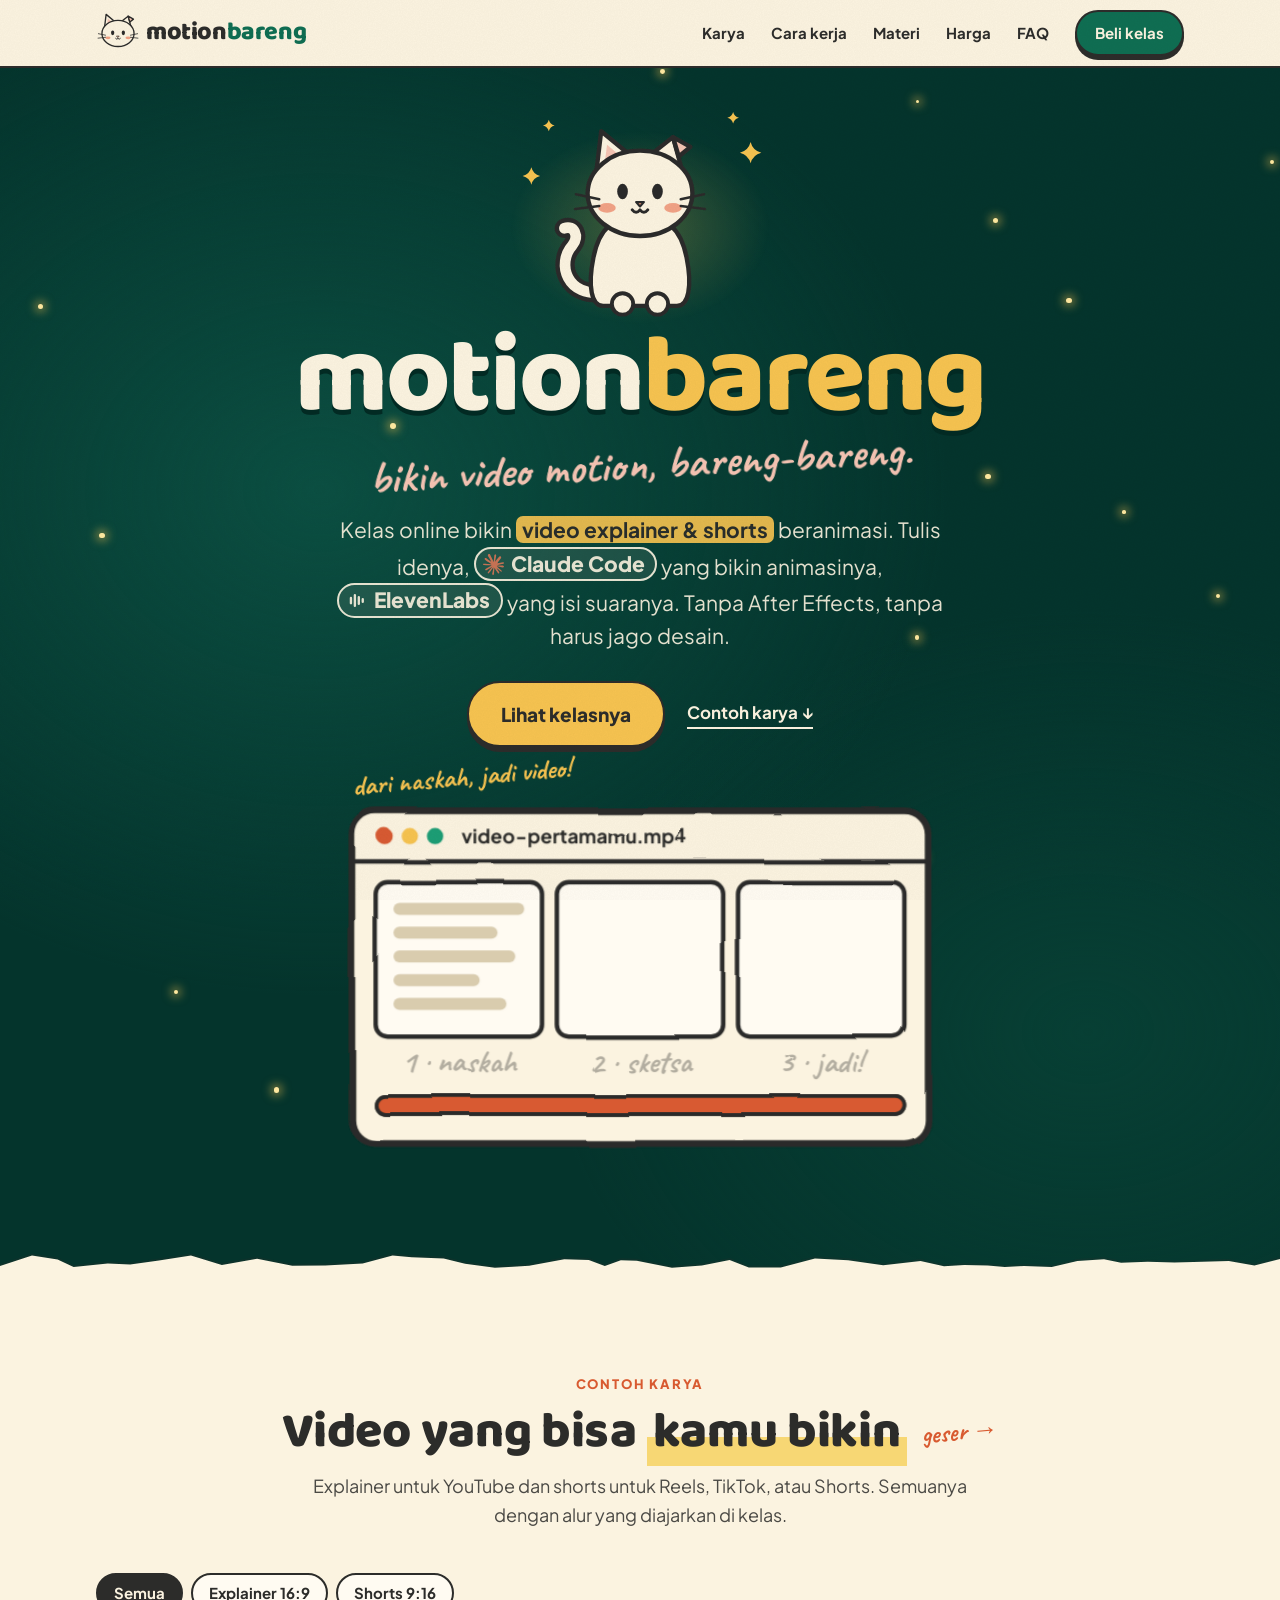
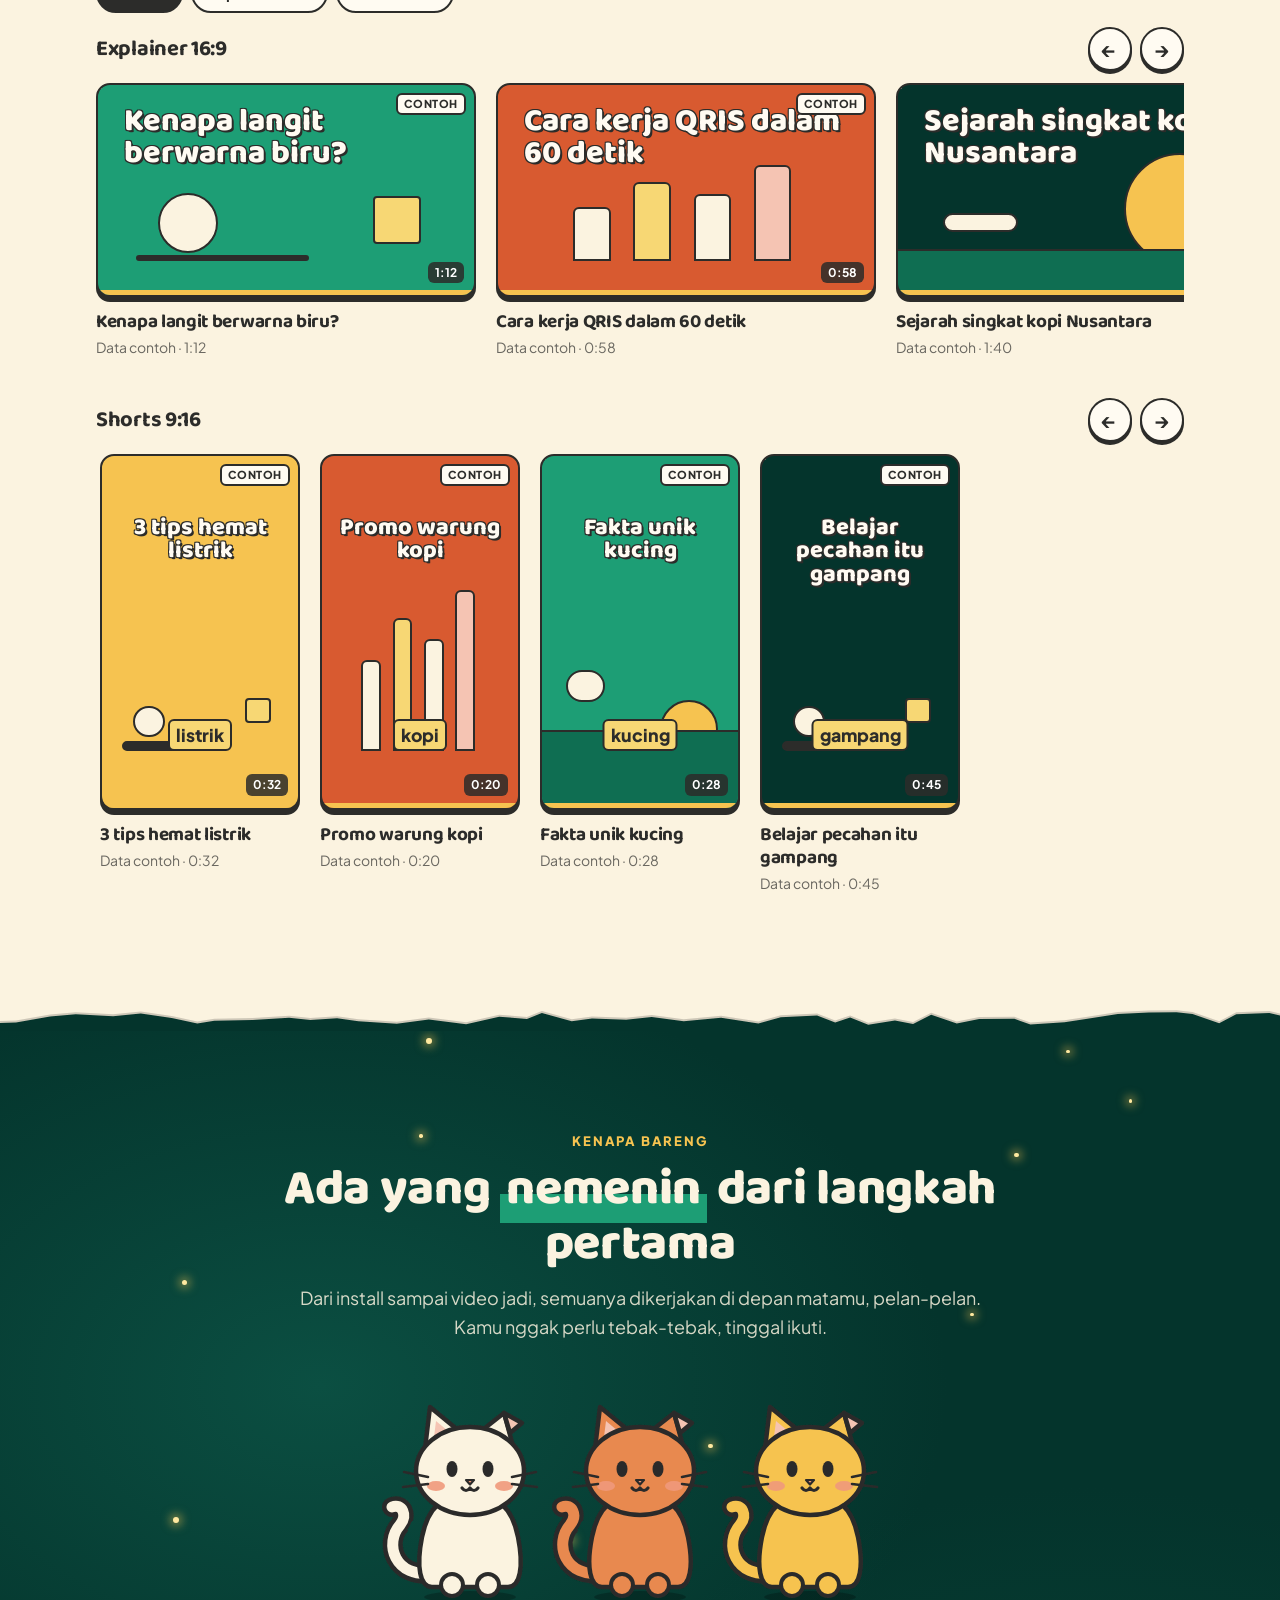
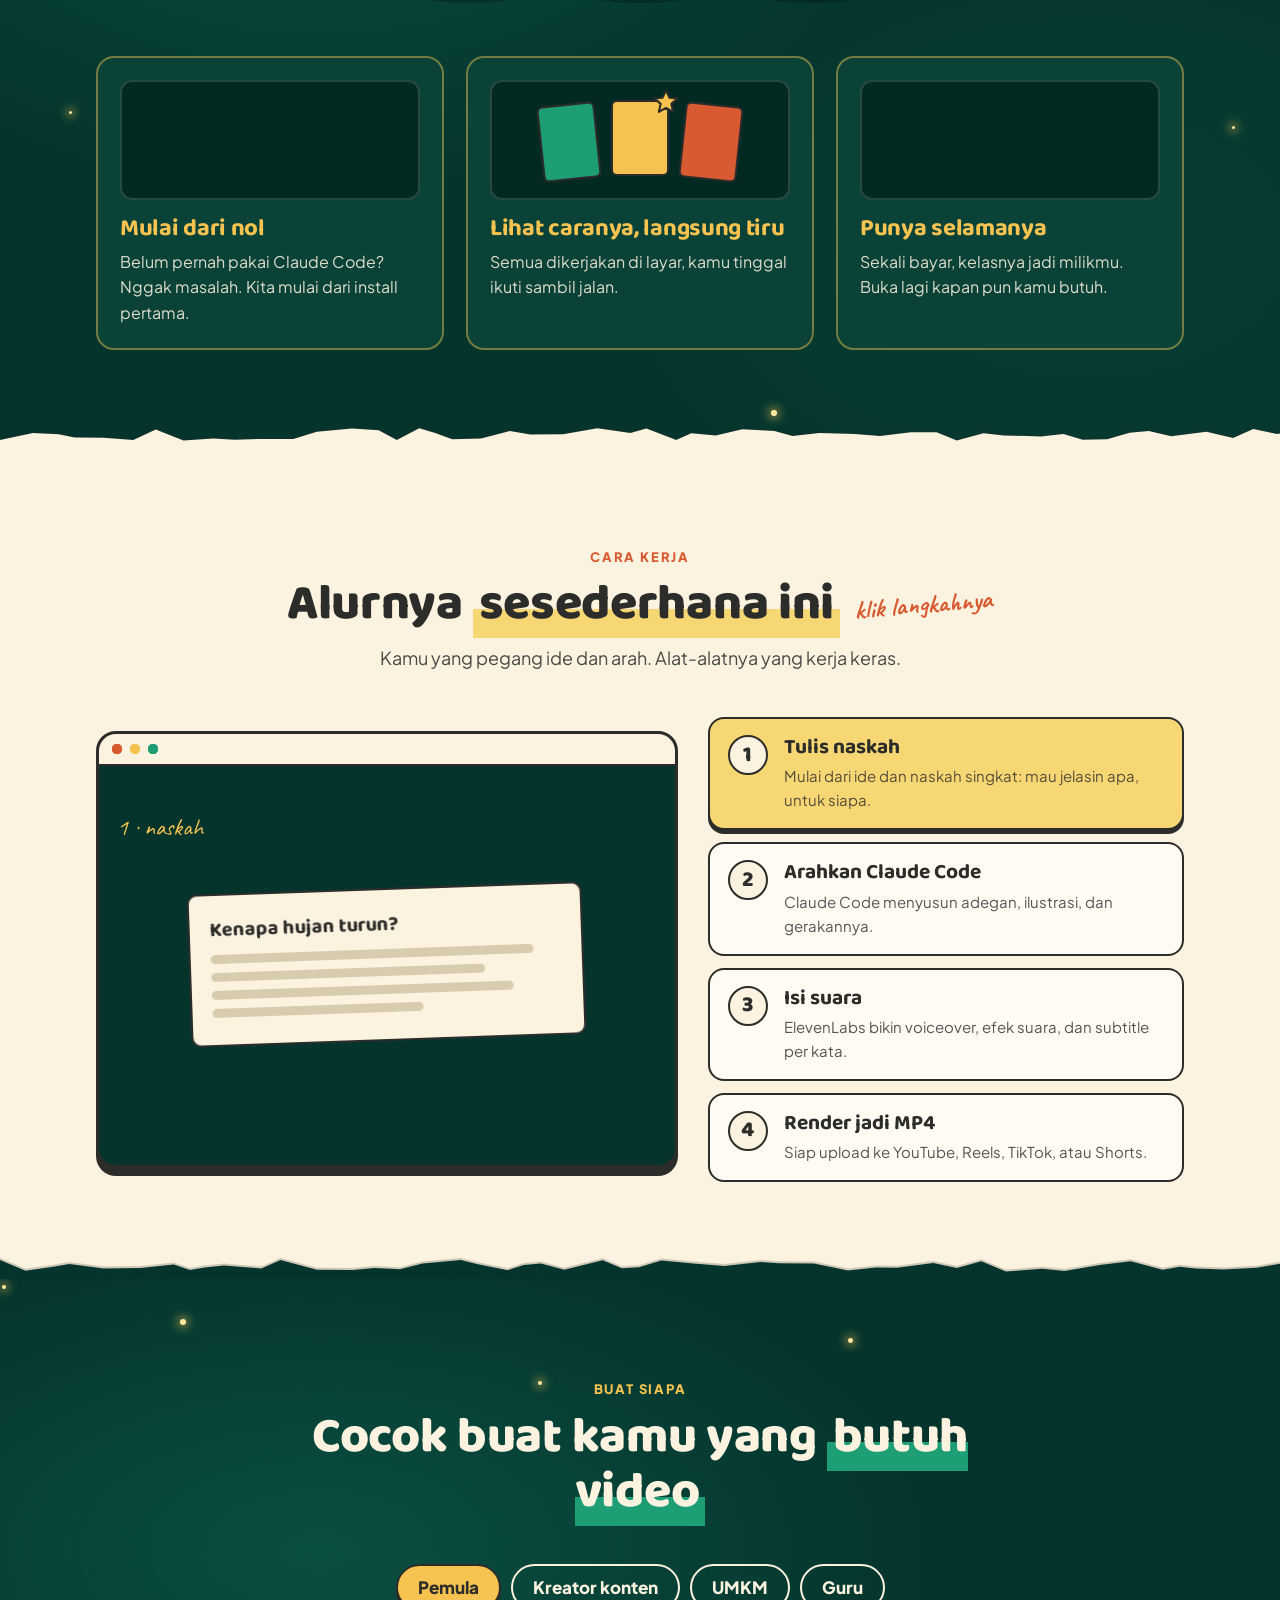
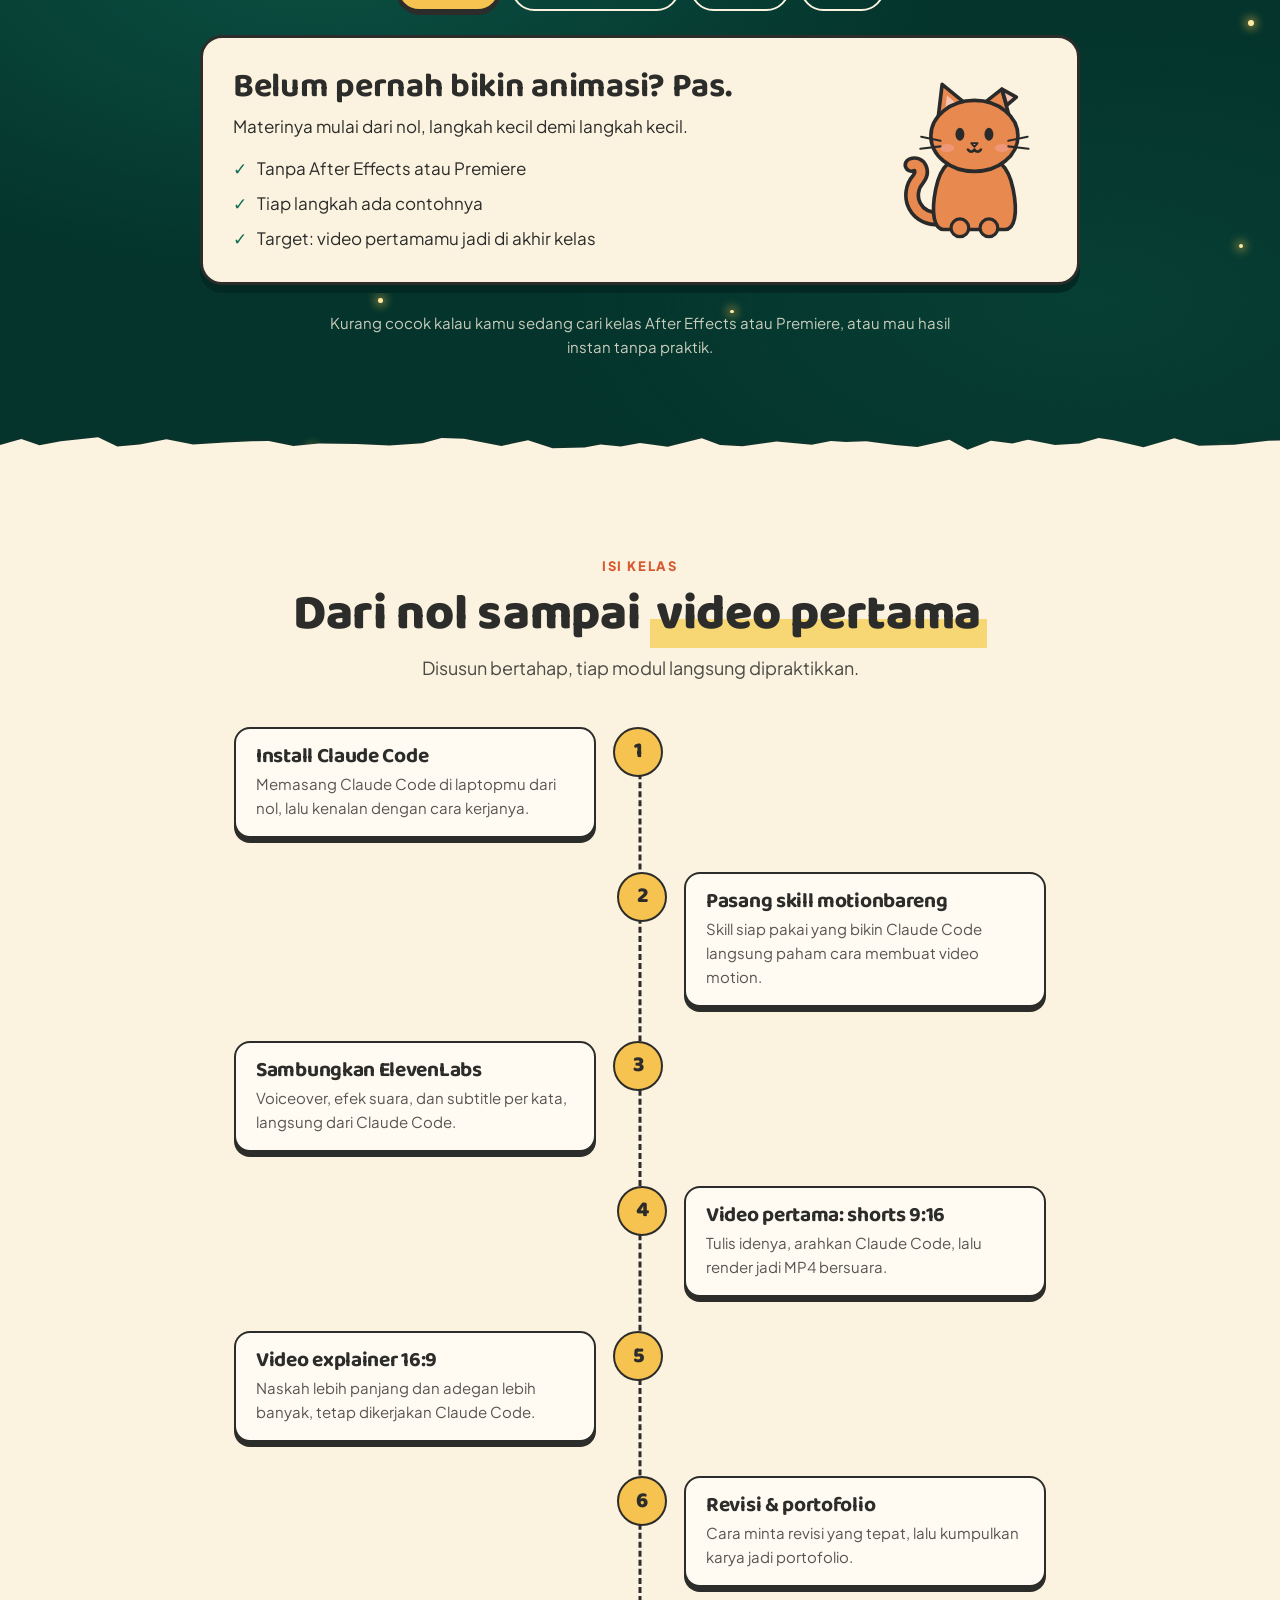
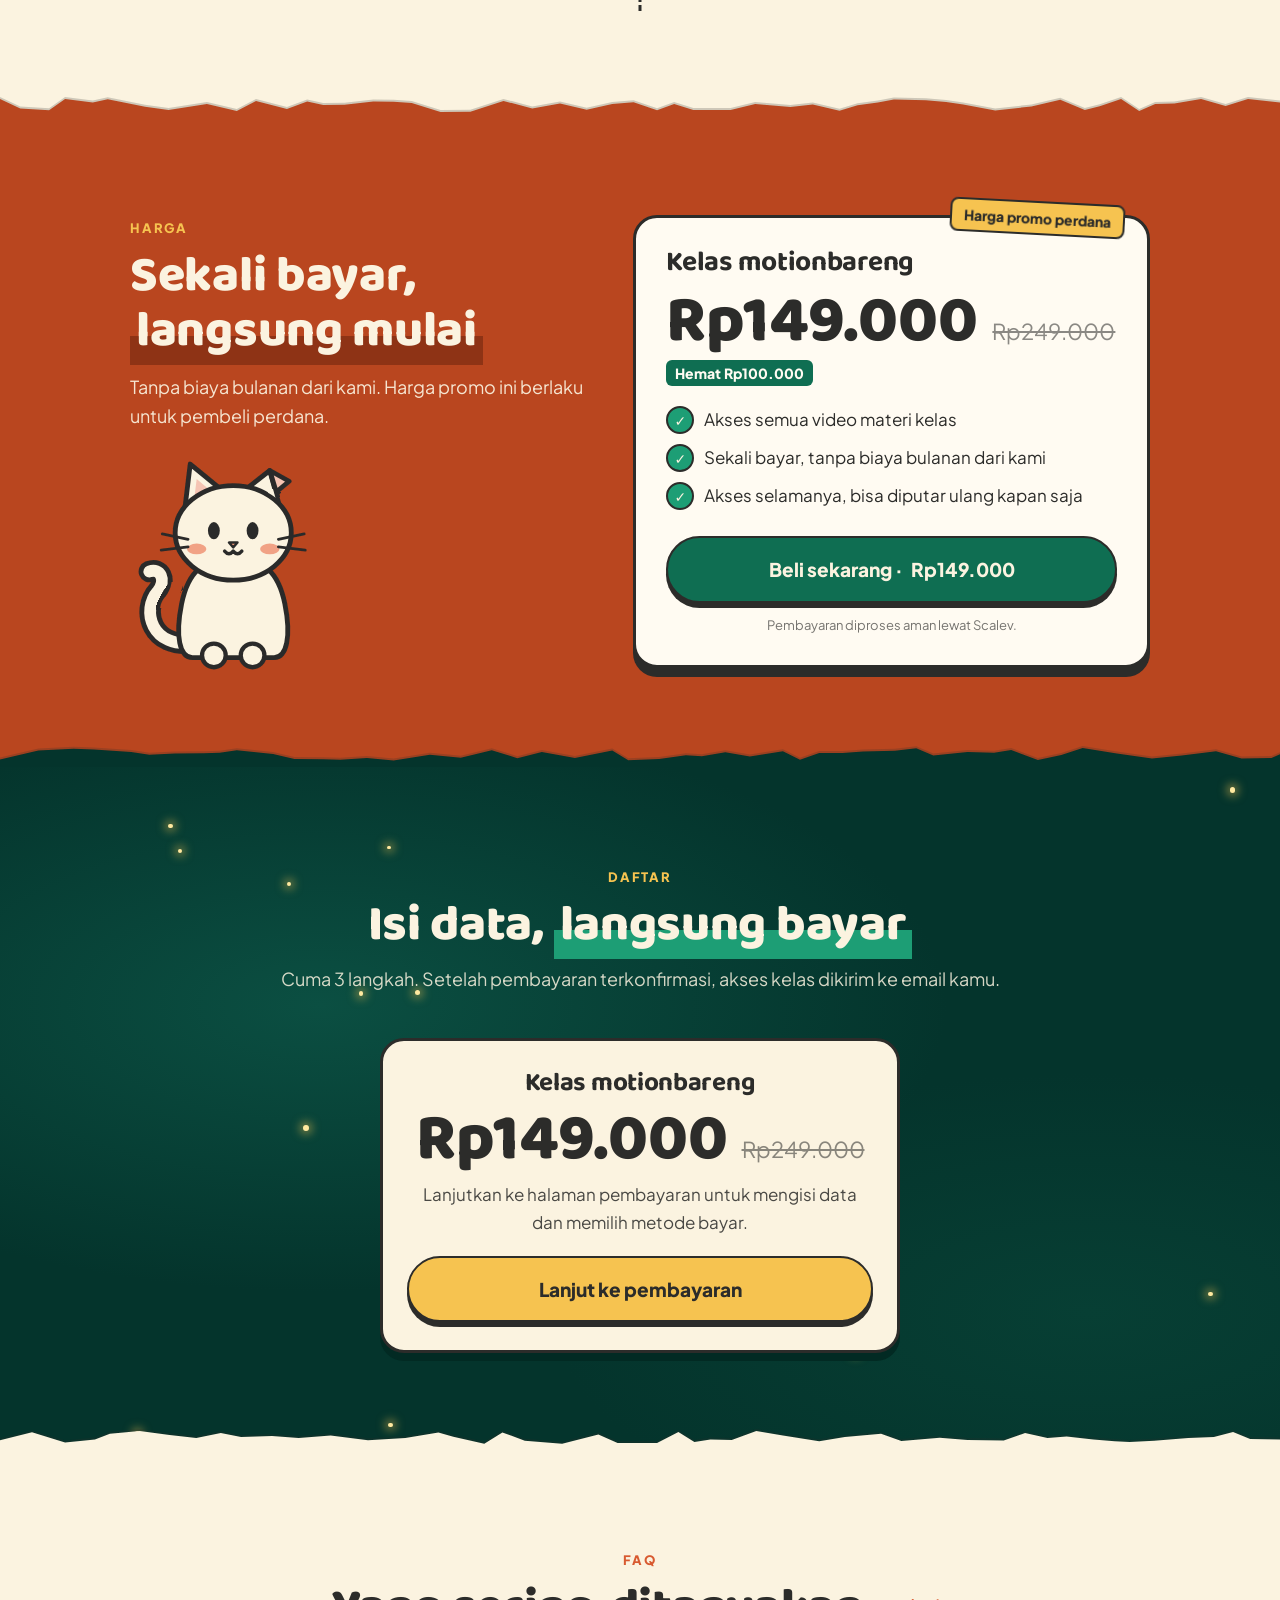
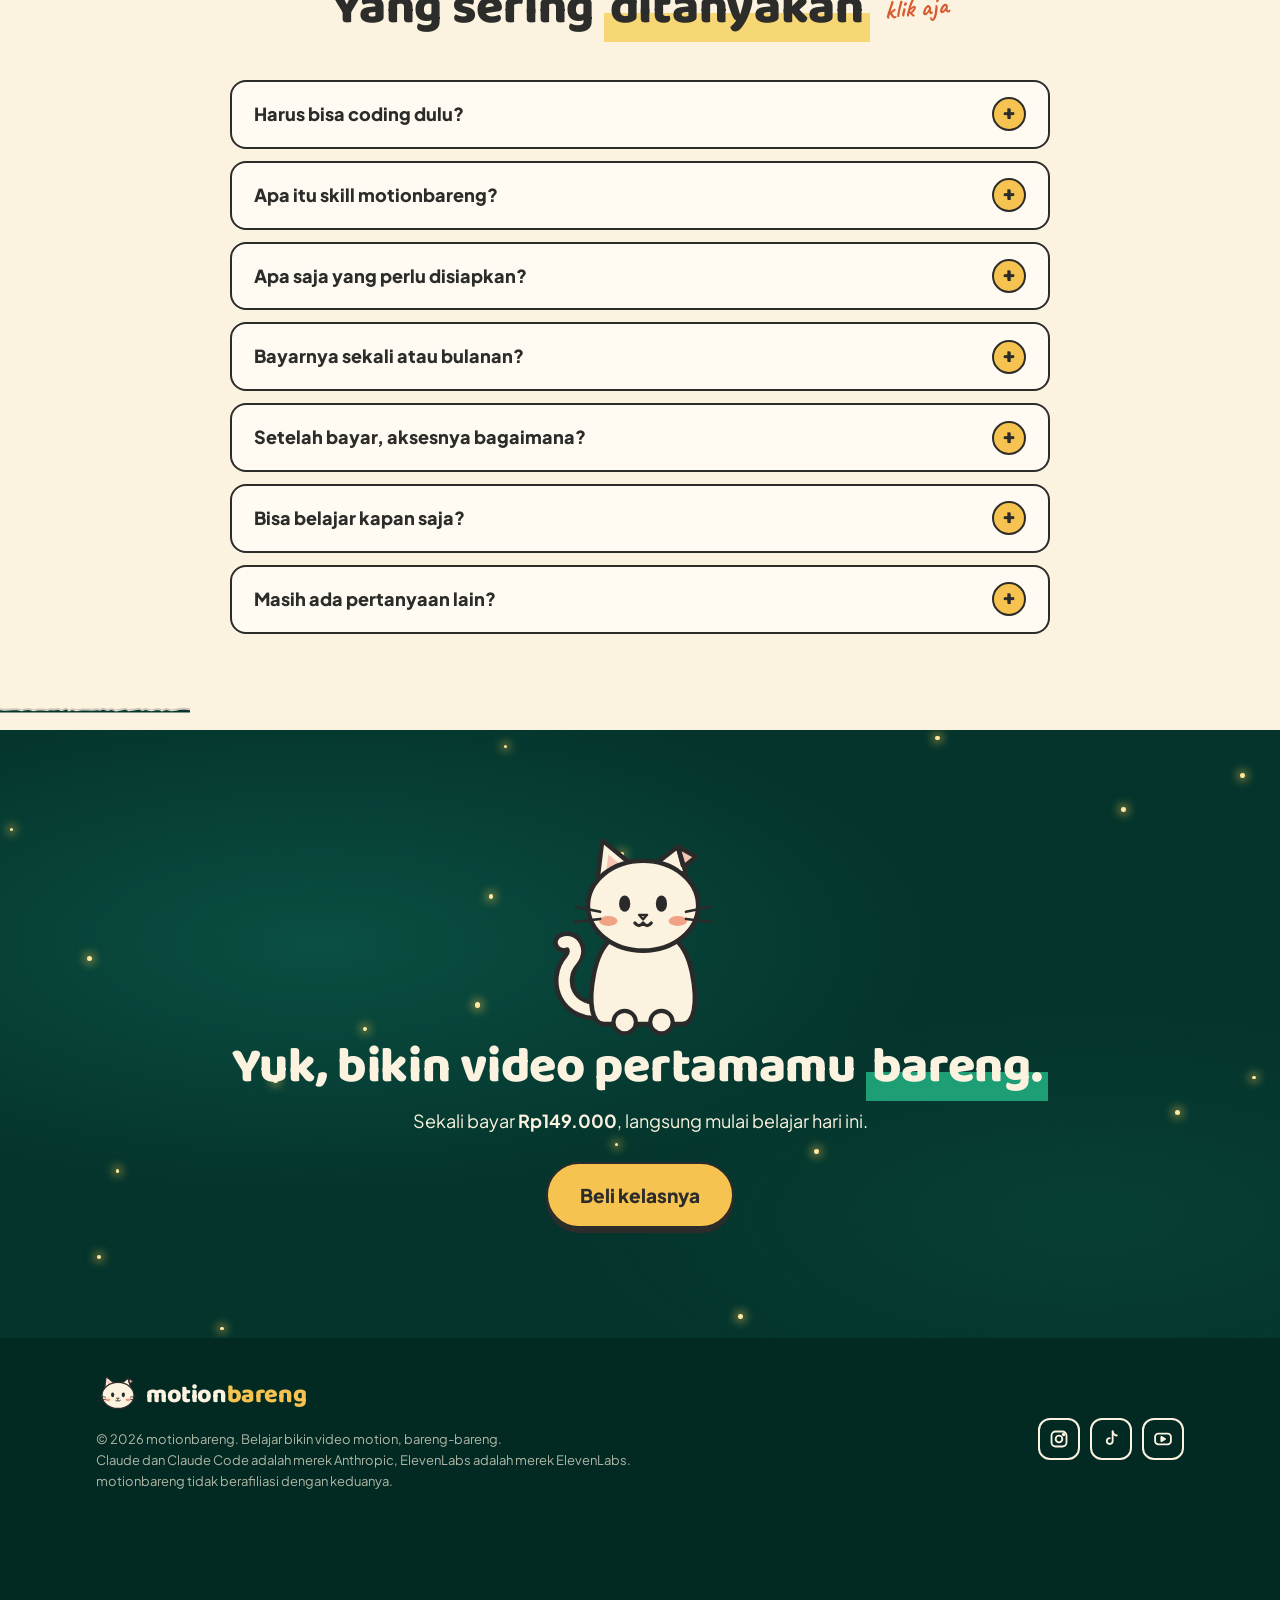
<file: website/kelas.html>
<!doctype html>
<html lang="id">
<head>
<meta charset="utf-8">
<meta name="viewport" content="width=device-width, initial-scale=1">
<title>motionbareng · Kelas bikin video motion pakai Claude Code + ElevenLabs</title>
<meta name="description" content="Kelas online bikin video motion (explainer & shorts) pakai Claude Code dan ElevenLabs. Ditemani dari langkah pertama sampai video jadi. Sekali bayar, akses selamanya.">
<meta property="og:title" content="motionbareng · Bikin video motion sendiri, bareng-bareng">
<meta property="og:description" content="Kelas online bikin video explainer & shorts beranimasi pakai Claude Code + ElevenLabs. Sekali bayar.">
<meta property="og:type" content="website">
<meta name="theme-color" content="#04342C">
<link rel="icon" href="favicon.svg" type="image/svg+xml">
<link rel="preconnect" href="https://fonts.googleapis.com">
<link rel="preconnect" href="https://fonts.gstatic.com" crossorigin>
<link href="https://fonts.googleapis.com/css2?family=Baloo+2:wght@700;800&family=Caveat:wght@700&family=Plus+Jakarta+Sans:wght@400;500;700;800&display=swap" rel="stylesheet">
<script>document.documentElement.classList.add('js')</script>
<link rel="stylesheet" href="aset/css/gaya.css?v=7">
</head>
<body>

<svg width="0" height="0" style="position:absolute" aria-hidden="true" focusable="false">
  <filter id="goyang" x="-20%" y="-20%" width="140%" height="140%">
    <feTurbulence type="fractalNoise" baseFrequency="0.018" numOctaves="1" seed="3"/>
    <feDisplacementMap in="SourceGraphic" scale="2.2"/>
  </filter>
</svg>
<div class="serat" aria-hidden="true"></div>

<header class="nav">
  <div class="wadah">
    <a class="logo" href="./" aria-label="motionbareng, ke beranda"><span data-kucing="kepala"></span><span>motion<span class="b">bareng</span></span></a>
    <nav class="menu" aria-label="Menu utama">
      <a href="#karya">Karya</a>
      <a href="#cara">Cara kerja</a>
      <a href="#materi">Materi</a>
      <a href="#harga">Harga</a>
      <a href="#faq">FAQ</a>
      <a class="tombol" href="#harga" data-checkout>Beli kelas</a>
    </nav>
  </div>
</header>

<main>
  <!-- ===== HERO (malam) ===== -->
  <section class="hero malam" id="atas" data-eks="biasa">
    <div class="kunang" data-n="18" aria-hidden="true"></div>
    <div class="wadah hero-tengah">
      <div class="hero-maskot masuk" style="--u:0" data-kucing="besar"></div>
      <h1 class="merek masuk" style="--u:1">motion<span>bareng</span></h1>
      <p class="slogan masuk" style="--u:2">bikin video motion,<br class="hp"> bareng-bareng.</p>
      <p class="lead masuk" style="--u:3">Kelas online bikin <mark>video explainer &amp; shorts</mark> beranimasi. Tulis idenya, <span class="alat" data-alat="claude">Claude Code</span> yang bikin animasinya, <span class="alat" data-alat="elevenlabs">ElevenLabs</span> yang isi suaranya. Tanpa After Effects, tanpa harus jago desain.</p>
      <div class="aksi masuk" style="--u:4">
        <a class="tombol kuning besar" href="#harga">Lihat kelasnya</a>
        <a class="link-polos" href="#karya">Contoh karya ↓</a>
      </div>
      <div class="hero-papan masuk" style="--u:5">
        <span class="coretan" aria-hidden="true">dari naskah, jadi video!</span>
        <div data-kucing="papan"></div>
      </div>
    </div>
  </section>

  <!-- ===== KARYA (krem) ===== -->
  <section class="krem" id="karya" data-sobek data-eks="kagum">
    <div class="intip kiri" style="--atas:80px" aria-hidden="true"></div>
    <div class="wadah">
      <div class="kepala-section naik">
        <span class="kicker">Contoh karya</span>
        <div class="judul-coret"><h2>Video yang bisa <span class="stabilo">kamu bikin</span></h2><span class="coretan">geser →</span></div>
        <p>Explainer untuk YouTube dan shorts untuk Reels, TikTok, atau Shorts. Semuanya dengan alur yang diajarkan di kelas.</p>
      </div>
      <div class="alat-karya">
        <div class="filter" role="group" aria-label="Saring karya">
          <button type="button" data-saring="semua" aria-pressed="true">Semua</button>
          <button type="button" data-saring="explainer" aria-pressed="false">Explainer 16:9</button>
          <button type="button" data-saring="shorts" aria-pressed="false">Shorts 9:16</button>
        </div>
      </div>
      <div class="baris-karya" data-baris="explainer">
        <div class="karya-sub"><h3>Explainer 16:9</h3>
          <div class="panah">
            <button type="button" data-geser="-1" aria-label="Geser explainer ke kiri">←</button>
            <button type="button" data-geser="1" aria-label="Geser explainer ke kanan">→</button>
          </div>
        </div>
        <div class="rel" id="rel-karya"></div>
      </div>
      <div class="baris-karya" data-baris="shorts">
        <div class="karya-sub"><h3>Shorts 9:16</h3>
          <div class="panah">
            <button type="button" data-geser="-1" aria-label="Geser shorts ke kiri">←</button>
            <button type="button" data-geser="1" aria-label="Geser shorts ke kanan">→</button>
          </div>
        </div>
        <div class="rel" id="rel-shorts"></div>
      </div>
    </div>
  </section>

  <!-- ===== KENAPA BARENG (malam) ===== -->
  <section class="malam" id="bareng" data-sobek data-eks="senang">
    <div class="kunang" data-n="16" aria-hidden="true"></div>
    <div class="wadah">
      <div class="kepala-section naik">
        <span class="kicker">Kenapa bareng</span>
        <h2>Ada yang <span class="stabilo">nemenin</span> dari langkah pertama</h2>
        <p>Dari install sampai video jadi, semuanya dikerjakan di depan matamu, pelan-pelan. Kamu nggak perlu tebak-tebak, tinggal ikuti.</p>
      </div>
      <div class="bareng-gambar" data-kucing="bareng"></div>
      <div class="pilar">
        <div class="kartu-gelap naik">
          <div class="ilus" aria-hidden="true"><span class="gel">1 · install Claude Code</span><span class="gel">2 · pasang skill</span><span class="gel">3 · video jadi!</span></div>
          <h3>Mulai dari nol</h3>
          <p>Belum pernah pakai Claude Code? Nggak masalah. Kita mulai dari install pertama.</p>
        </div>
        <div class="kartu-gelap naik">
          <div class="ilus" aria-hidden="true">
            <span class="bingkai"></span><span class="bingkai"></span><span class="bingkai"></span>
            <svg class="bintang" viewBox="0 0 24 24"><path d="M12 2l2.9 6.3 6.9.7-5.2 4.6 1.5 6.8L12 17l-6.1 3.4 1.5-6.8L2.2 9l6.9-.7z" fill="#F6C350" stroke="#2C2C2A" stroke-width="1.8" stroke-linejoin="round"/></svg>
          </div>
          <h3>Lihat caranya, langsung tiru</h3>
          <p>Semua dikerjakan di layar, kamu tinggal ikuti sambil jalan.</p>
        </div>
        <div class="kartu-gelap naik">
          <div class="ilus" aria-hidden="true"><span class="gel">bisa diputar ulang kapan saja</span></div>
          <h3>Punya selamanya</h3>
          <p>Sekali bayar, kelasnya jadi milikmu. Buka lagi kapan pun kamu butuh.</p>
        </div>
      </div>
    </div>
  </section>

  <!-- ===== CARA KERJA (krem, demo interaktif) ===== -->
  <section class="krem" id="cara" data-sobek data-eks="fokus">
    <div class="intip kanan" style="--atas:70px" aria-hidden="true"></div>
    <div class="wadah">
      <div class="kepala-section naik">
        <span class="kicker">Cara kerja</span>
        <div class="judul-coret"><h2>Alurnya <span class="stabilo">sesederhana ini</span></h2><span class="coretan">klik langkahnya</span></div>
        <p>Kamu yang pegang ide dan arah. Alat-alatnya yang kerja keras.</p>
      </div>
      <div class="cara">
        <div class="layar-demo naik" aria-live="polite">
          <div class="demo aktif" data-demo="0"><span class="label-demo">1 · naskah</span>
            <div class="kertas-naskah"><b>Kenapa hujan turun?</b><i style="--i:0;width:92%"></i><i style="--i:1;width:78%"></i><i style="--i:2;width:86%"></i><i style="--i:3;width:60%"></i></div>
          </div>
          <div class="demo" data-demo="1"><span class="label-demo">2 · arahkan</span>
            <div class="arahan"><div class="catatan-tempel">explainer 45 detik, gaya sketsa, warna hangat</div>
              <div class="bingkai-hasil"><span style="--i:0"></span><span style="--i:1"></span><span style="--i:2"></span><span style="--i:3"></span></div></div>
          </div>
          <div class="demo" data-demo="2"><span class="label-demo">3 · suara</span>
            <div class="suara"><div class="gelombang" id="gelombang"></div>
              <div class="subtitle-demo"><span style="--i:0">awan</span><span style="--i:1">makin</span><span style="--i:2">berat…</span><span style="--i:3">hujan!</span></div></div>
          </div>
          <div class="demo" data-demo="3"><span class="label-demo">4 · render</span>
            <div class="render"><div class="jalur"><i></i></div><div class="berkas">🎬 hujan.mp4 <em>✓ siap upload</em></div></div>
          </div>
        </div>
        <ol class="langkah" role="tablist" aria-label="Langkah membuat video">
          <li><button type="button" role="tab" aria-selected="true" data-langkah="0"><span class="no">1</span><strong>Tulis naskah</strong><small>Mulai dari ide dan naskah singkat: mau jelasin apa, untuk siapa.</small></button></li>
          <li><button type="button" role="tab" aria-selected="false" data-langkah="1"><span class="no">2</span><strong>Arahkan Claude Code</strong><small>Claude Code menyusun adegan, ilustrasi, dan gerakannya.</small></button></li>
          <li><button type="button" role="tab" aria-selected="false" data-langkah="2"><span class="no">3</span><strong>Isi suara</strong><small>ElevenLabs bikin voiceover, efek suara, dan subtitle per kata.</small></button></li>
          <li><button type="button" role="tab" aria-selected="false" data-langkah="3"><span class="no">4</span><strong>Render jadi MP4</strong><small>Siap upload ke YouTube, Reels, TikTok, atau Shorts.</small></button></li>
        </ol>
      </div>
    </div>
  </section>

  <!-- ===== BUAT SIAPA (malam, tab) ===== -->
  <section class="malam" id="siapa" data-sobek data-eks="senang">
    <div class="kunang" data-n="14" aria-hidden="true"></div>
    <div class="wadah">
      <div class="kepala-section naik">
        <span class="kicker">Buat siapa</span>
        <h2>Cocok buat kamu yang <span class="stabilo">butuh video</span></h2>
      </div>
      <div class="tab-daftar" role="tablist" aria-label="Pilih yang paling mirip kamu">
        <button type="button" role="tab" aria-selected="true" aria-controls="tab-0" id="t-0">Pemula</button>
        <button type="button" role="tab" aria-selected="false" aria-controls="tab-1" id="t-1">Kreator konten</button>
        <button type="button" role="tab" aria-selected="false" aria-controls="tab-2" id="t-2">UMKM</button>
        <button type="button" role="tab" aria-selected="false" aria-controls="tab-3" id="t-3">Guru</button>
      </div>
      <div class="tab-isi naik" role="tabpanel" id="tab-0" aria-labelledby="t-0">
        <div><h3>Belum pernah bikin animasi? Pas.</h3><p>Materinya mulai dari nol, langkah kecil demi langkah kecil.</p>
          <ul><li>Tanpa After Effects atau Premiere</li><li>Tiap langkah ada contohnya</li><li>Target: video pertamamu jadi di akhir kelas</li></ul></div>
        <div data-kucing="tab"></div>
      </div>
      <div class="tab-isi" role="tabpanel" id="tab-1" aria-labelledby="t-1" hidden>
        <div><h3>Konten yang beda dari yang lain</h3><p>Explainer dan shorts beranimasi bikin channel-mu lebih gampang diingat.</p>
          <ul><li>Gaya visual yang konsisten dari video ke video</li><li>Nggak perlu sewa animator tiap upload</li><li>Satu ide bisa jadi versi 16:9 dan 9:16</li></ul></div>
        <div data-kucing="tab"></div>
      </div>
      <div class="tab-isi" role="tabpanel" id="tab-2" aria-labelledby="t-2" hidden>
        <div><h3>Bikin video promo sendiri</h3><p>Tiap ada produk atau promo baru, videonya bisa kamu bikin sendiri.</p>
          <ul><li>Format Reels dan TikTok</li><li>Gampang diulang untuk promo berikutnya</li><li>Hemat biaya jasa video</li></ul></div>
        <div data-kucing="tab"></div>
      </div>
      <div class="tab-isi" role="tabpanel" id="tab-3" aria-labelledby="t-3" hidden>
        <div><h3>Materi jadi video penjelasan</h3><p>Konsep yang susah dijelaskan pakai kata-kata, jadi gampang lewat gambar bergerak.</p>
          <ul><li>Cocok untuk kelas online maupun tatap muka</li><li>Bahan ajar bisa dipakai berulang</li><li>Murid lebih betah memperhatikan</li></ul></div>
        <div data-kucing="tab"></div>
      </div>
      <p class="kurang">Kurang cocok kalau kamu sedang cari kelas After Effects atau Premiere, atau mau hasil instan tanpa praktik.</p>
    </div>
  </section>

  <!-- ===== MATERI (krem, garis waktu) ===== -->
  <!-- GANTI: sesuaikan judul & isi modul dengan kelasmu yang sebenarnya -->
  <section class="krem" id="materi" data-sobek data-eks="fokus">
    <div class="wadah">
      <div class="kepala-section naik">
        <span class="kicker">Isi kelas</span>
        <h2>Dari nol sampai <span class="stabilo">video pertama</span></h2>
        <p>Disusun bertahap, tiap modul langsung dipraktikkan.</p>
      </div>
      <ol class="timeline">
        <li class="naik"><div class="isi"><h3>Install Claude Code</h3><p>Memasang Claude Code di laptopmu dari nol, lalu kenalan dengan cara kerjanya.</p></div></li>
        <li class="naik"><div class="isi"><h3>Pasang skill motionbareng</h3><p>Skill siap pakai yang bikin Claude Code langsung paham cara membuat video motion.</p></div></li>
        <li class="naik"><div class="isi"><h3>Sambungkan ElevenLabs</h3><p>Voiceover, efek suara, dan subtitle per kata, langsung dari Claude Code.</p></div></li>
        <li class="naik"><div class="isi"><h3>Video pertama: shorts 9:16</h3><p>Tulis idenya, arahkan Claude Code, lalu render jadi MP4 bersuara.</p></div></li>
        <li class="naik"><div class="isi"><h3>Video explainer 16:9</h3><p>Naskah lebih panjang dan adegan lebih banyak, tetap dikerjakan Claude Code.</p></div></li>
        <li class="naik"><div class="isi"><h3>Revisi &amp; portofolio</h3><p>Cara minta revisi yang tepat, lalu kumpulkan karya jadi portofolio.</p></div></li>
      </ol>
    </div>
  </section>

  <!-- ===== HARGA (terakota) ===== -->
  <section class="terakota" id="harga" data-sobek data-eks="kaget">
    <div class="intip kiri" style="--atas:60px" aria-hidden="true"></div>
    <div class="wadah">
      <div class="harga-wadah">
        <div class="harga-kiri naik">
          <span class="kicker">Harga</span>
          <h2>Sekali bayar, <span class="stabilo">langsung mulai</span></h2>
          <p>Tanpa biaya bulanan dari kami. Harga promo ini berlaku untuk pembeli perdana.</p>
          <div data-kucing="harga"></div>
        </div>
        <div class="kartu-harga naik">
          <span class="pita" data-isi="labelPromo">Harga promo perdana</span>
          <h3>Kelas motionbareng</h3>
          <div class="angka">
            <span class="promo" data-harga="promo">Rp149.000</span>
            <s data-harga="normal">Rp249.000</s>
          </div>
          <span class="hemat" data-harga="hemat">Hemat Rp100.000</span>
          <!-- GANTI: pastikan semua poin ini memang didapat pembeli -->
          <ul class="dapat">
            <li>Akses semua video materi kelas</li>
            <li>Sekali bayar, tanpa biaya bulanan dari kami</li>
            <li>Akses selamanya, bisa diputar ulang kapan saja</li>
          </ul>
          <a class="tombol besar" href="#daftar" data-checkout>Beli sekarang · <span data-harga="promo">Rp149.000</span></a>
          <p class="aman">Pembayaran diproses aman lewat Scalev.</p>
        </div>
      </div>
    </div>
  </section>

  <!-- ===== DAFTAR / PEMBAYARAN (malam) =====
       Di Scalev (HTML Checkout Page): formulir #form-daftar tampil dan langsung membuat pesanan.
       Di Vercel (tanpa Scalev): bagian #daftar-cadangan tampil, tombolnya membuka linkCheckout. -->
  <section class="malam" id="daftar" data-sobek data-eks="senang">
    <div class="kunang" data-n="16" aria-hidden="true"></div>
    <div class="wadah">
      <div class="kepala-section naik">
        <span class="kicker">Daftar</span>
        <h2>Isi data, <span class="stabilo">langsung bayar</span></h2>
        <p>Cuma 3 langkah. Setelah pembayaran terkonfirmasi, akses kelas dikirim ke email kamu.</p>
      </div>

      <form class="daftar" id="form-daftar" hidden novalidate>
        <div class="daftar-kolom">
          <fieldset class="blok-daftar">
            <legend><span class="no-daftar">1</span> Paket kamu</legend>
            <div class="pilihan" id="pilihan-paket"></div>
          </fieldset>
          <fieldset class="blok-daftar">
            <legend><span class="no-daftar">2</span> Data kamu</legend>
            <label class="isian"><span>Nama lengkap</span>
              <input name="nama" autocomplete="name" required></label>
            <label class="isian"><span>Nomor WhatsApp</span>
              <input name="wa" type="tel" inputmode="tel" autocomplete="tel" placeholder="08xxxxxxxxxx" required></label>
            <label class="isian"><span>Email <small>(akses kelas dikirim ke sini)</small></span>
              <input name="email" type="email" autocomplete="email" placeholder="nama@email.com" required></label>
          </fieldset>
        </div>
        <div class="daftar-kolom">
          <fieldset class="blok-daftar">
            <legend><span class="no-daftar">3</span> Metode pembayaran</legend>
            <div class="pilihan" id="pilihan-bayar"></div>
          </fieldset>
          <div class="kode-diskon">
            <button type="button" class="buka-kode" id="buka-kode" aria-expanded="false" aria-controls="isi-kode">Punya kode diskon?</button>
            <div class="isi-kode" id="isi-kode" hidden>
              <input id="input-kode" name="kode" autocomplete="off" autocapitalize="characters" placeholder="Masukkan kode" aria-label="Kode diskon">
              <button type="button" class="tombol-kode" id="pakai-kode">Pakai</button>
            </div>
            <p class="pesan-kode" id="pesan-kode" role="status" aria-live="polite" hidden></p>
          </div>
          <div class="ringkasan" id="ringkasan" aria-live="polite"></div>
          <p class="pesan-daftar" id="pesan-daftar" role="alert" hidden></p>
          <button class="tombol kuning besar" type="submit" id="tombol-pesan">Buat pesanan &amp; bayar</button>
          <p class="aman">Setelah pesanan dibuat, kamu diarahkan ke halaman pembayaran Scalev.</p>
        </div>
      </form>

      <div class="daftar-cadangan naik" id="daftar-cadangan">
        <div class="kartu-cadangan">
          <h3>Kelas motionbareng</h3>
          <div class="angka"><span class="promo" data-harga="promo">Rp149.000</span> <s data-harga="normal">Rp249.000</s></div>
          <p>Lanjutkan ke halaman pembayaran untuk mengisi data dan memilih metode bayar.</p>
          <a class="tombol kuning besar" href="#daftar" data-checkout>Lanjut ke pembayaran</a>
        </div>
      </div>
    </div>
  </section>

  <!-- ===== FAQ (krem) ===== -->
  <section class="krem" id="faq" data-sobek data-eks="mikir">
    <div class="intip kanan" style="--atas:50px" aria-hidden="true"></div>
    <div class="wadah">
      <div class="kepala-section naik">
        <span class="kicker">FAQ</span>
        <div class="judul-coret"><h2>Yang sering <span class="stabilo">ditanyakan</span></h2><span class="coretan">klik aja</span></div>
      </div>
      <div class="faq">
        <details class="naik"><summary>Harus bisa coding dulu?</summary>
          <p>Nggak harus. Claude Code yang menulis kodenya. Di kelas kamu belajar cara mengarahkannya dan memeriksa hasilnya.</p></details>
        <!-- GANTI: sesuaikan dengan isi skill yang kamu bagikan di kelas -->
        <details class="naik"><summary>Apa itu skill motionbareng?</summary>
          <p>Paket instruksi siap pakai yang dipasang ke Claude Code. Setelah dipasang, Claude Code langsung paham cara menyusun adegan, animasi, suara, dan render video, jadi kamu tinggal menulis idenya.</p></details>
        <details class="naik"><summary>Apa saja yang perlu disiapkan?</summary>
          <p>Laptop atau PC, koneksi internet, langganan Claude yang sudah termasuk Claude Code, dan akun ElevenLabs. ElevenLabs punya paket gratis dengan batas pemakaian.</p></details>
        <details class="naik"><summary>Bayarnya sekali atau bulanan?</summary>
          <p>Kelasnya cukup sekali bayar. Langganan Claude dan ElevenLabs terpisah, dibayar langsung ke masing-masing layanan.</p></details>
        <!-- GANTI: sesuaikan dengan cara akses di platform checkout-mu -->
        <details class="naik"><summary>Setelah bayar, aksesnya bagaimana?</summary>
          <p>Setelah pembayaran berhasil, link akses kelas dikirim ke email kamu.</p></details>
        <details class="naik"><summary>Bisa belajar kapan saja?</summary>
          <p>Bisa. Materinya berupa video dan bisa diakses selamanya, jadi kamu bisa belajar sesuai waktumu sendiri dan memutar ulang bagian yang belum paham.</p></details>
        <details class="naik"><summary>Masih ada pertanyaan lain?</summary>
          <p>Hubungi kami lewat <span data-kontak>media sosial motionbareng</span>.</p></details>
      </div>
    </div>
  </section>

  <!-- ===== PENUTUP (malam) ===== -->
  <section class="malam penutup" data-sobek data-eks="senang">
    <div class="kunang" data-n="20" aria-hidden="true"></div>
    <div class="wadah">
      <div data-kucing="penutup"></div>
      <h2>Yuk, bikin video pertamamu <span class="stabilo">bareng.</span></h2>
      <p>Sekali bayar <strong data-harga="promo">Rp149.000</strong>, langsung mulai belajar hari ini.</p>
      <a class="tombol kuning besar" href="#harga" data-checkout>Beli kelasnya</a>
    </div>
  </section>
</main>

<footer>
  <div class="wadah">
    <div>
      <a class="logo" href="./"><span data-kucing="kepala"></span><span>motion<span class="b">bareng</span></span></a>
      <p class="kecil">© <span id="tahun">2026</span> motionbareng. Belajar bikin video motion, bareng-bareng.<br>
      Claude dan Claude Code adalah merek Anthropic, ElevenLabs adalah merek ElevenLabs. motionbareng tidak berafiliasi dengan keduanya.</p>
    </div>
    <div class="sosmed" id="sosmed"></div>
  </div>
</footer>

<div class="bar-beli" id="bar-beli">
  <div class="kucing-bar" id="kucing-bar" data-eks="biasa" aria-hidden="true"></div>
  <div class="wadah">
    <div>
      <div class="harga"><span class="promo" data-harga="promo">Rp149.000</span><s data-harga="normal">Rp249.000</s></div>
      <div class="ket">Kelas motionbareng · sekali bayar</div>
    </div>
    <a class="tombol" href="#harga" data-checkout>Beli kelas</a>
  </div>
</div>

<script src="pengaturan.js?v=6"></script>
<script src="aset/js/umum.js?v=5"></script>
</body>
</html>
</file>
<file: member/aset/css/gaya.css>
/* =====================================================================
   AREA MEMBER motionbareng
   Token warna, font, tombol, stabilo, coretan, tepi sobek, kunang-kunang,
   dan gaya maskot DISALIN APA ADANYA dari website/aset/css/gaya.css.
   Kalau token di website berubah, salin ulang blok :root ke sini.
   ===================================================================== */
  :root{
    --kertas:#FBF3E0; --kertas-2:#F4E8CC; --putih:#FFFBF2; --tinta:#2C2C2A;
    --teal:#1D9E75; --teal-tombol:#0F6E52; --malam:#04342C; --malam-2:#0A4237; --malam-3:#022A23;
    --terakota:#D85A30; --terakota-gelap:#B9461F; --pipi:#F0997B; --pink:#F5C4B3;
    --stabilo:#F7D774; --kuning:#F6C350;
    --f-judul:"Baloo 2",ui-rounded,"Segoe UI",system-ui,sans-serif;
    --f-isi:"Plus Jakarta Sans",system-ui,sans-serif;
    --f-tangan:"Caveat","Segoe Print",cursive;
    --radius:18px; --lebar:1120px;
  }
  *{box-sizing:border-box}
  html{scroll-padding-top:80px;-webkit-text-size-adjust:100%;text-size-adjust:100%}
  body{margin:0;background:var(--kertas);color:var(--tinta);font-family:var(--f-isi);font-size:17px;line-height:1.6;overflow-x:clip}
  img{max-width:100%;display:block}
  a{color:inherit}
  button{font:inherit;color:inherit}
  h1,h2,h3,h4{font-family:var(--f-judul);line-height:1.1;letter-spacing:-.3px;margin:0}
  @media (max-width:760px){body{font-size:16px}}

  /* tekstur serat kertas di seluruh layar */
  .serat{position:fixed;inset:0;pointer-events:none;z-index:60;opacity:.55;mix-blend-mode:multiply;
    background-image:url("data:image/svg+xml,%3Csvg xmlns='http://www.w3.org/2000/svg' width='220' height='220'%3E%3Cfilter id='n'%3E%3CfeTurbulence type='fractalNoise' baseFrequency='.85' numOctaves='3' stitchTiles='stitch'/%3E%3CfeColorMatrix values='0 0 0 0 .17 0 0 0 0 .16 0 0 0 0 .14 0 0 0 .09 0'/%3E%3C/filter%3E%3Crect width='100%25' height='100%25' filter='url(%23n)'/%3E%3C/svg%3E")}

  /* ===== latar section (sama dengan website) ===== */
  .krem{background:var(--kertas);--sobek:var(--kertas)}
  .malam{background:radial-gradient(70% 60% at 25% 35%,#0B4F42 0%,transparent 70%),radial-gradient(60% 50% at 85% 80%,#073F34 0%,transparent 70%),var(--malam);
    color:var(--kertas);--sobek:var(--malam)}
  .sobek{position:absolute;left:0;top:0;width:100%;height:22px;transform:translateY(-21px);z-index:2;display:block;
    fill:var(--sobek);filter:drop-shadow(0 -1.5px 0 rgba(44,44,42,.22))}
  .kunang{position:absolute;inset:0;overflow:hidden;pointer-events:none;z-index:0}
  .kunang i{position:absolute;width:var(--s);height:var(--s);border-radius:50%;background:#FFE9A0;
    box-shadow:0 0 10px 3px rgba(246,195,80,.55);animation:melayang var(--t1) ease-in-out infinite alternate,nyala var(--t2) ease-in-out infinite;animation-delay:var(--d1),var(--d2)}
  @keyframes melayang{to{transform:translate(var(--dx),var(--dy))}}
  @keyframes nyala{0%,100%{opacity:.15}50%{opacity:1}}

  /* ===== tipografi bersama ===== */
  .kicker{display:inline-block;font-size:13px;font-weight:800;letter-spacing:1.8px;text-transform:uppercase;color:var(--terakota);margin-bottom:10px}
  .malam .kicker{color:var(--kuning)}
  .stabilo{background:linear-gradient(transparent 56%,var(--stabilo) 56%,var(--stabilo) 92%,transparent 92%);padding:0 .12em}
  .malam .stabilo{background:linear-gradient(transparent 56%,var(--teal) 56%,var(--teal) 92%,transparent 92%)}
  .coretan{font-family:var(--f-tangan);font-weight:700;color:var(--terakota);font-size:26px;line-height:1;display:inline-block;transform:rotate(-5deg)}
  .malam .coretan{color:var(--kuning)}
  /* kartu terang di dalam area gelap: stabilo & coretan kembali ke warna terang */
  .terang{color:var(--tinta)}
  .terang .stabilo{background:linear-gradient(transparent 56%,var(--stabilo) 56%,var(--stabilo) 92%,transparent 92%)}
  .terang .coretan{color:var(--terakota)}
  .terang .kicker{color:var(--terakota)}

  /* ===== tombol (sama dengan website) ===== */
  .tombol{display:inline-flex;align-items:center;justify-content:center;gap:8px;font-family:var(--f-isi);font-weight:800;font-size:17px;
    text-decoration:none;color:var(--kertas);background:var(--teal-tombol);border:2.5px solid var(--tinta);border-radius:999px;
    padding:12px 24px;min-height:48px;box-shadow:0 5px 0 var(--tinta);transition:transform .15s,box-shadow .15s;cursor:pointer;white-space:nowrap}
  .tombol:hover{transform:translateY(-2px);box-shadow:0 7px 0 var(--tinta)}
  .tombol:active{transform:translateY(3px);box-shadow:0 2px 0 var(--tinta)}
  .tombol:disabled{opacity:.7;cursor:wait;transform:none}
  .tombol.kuning{background:var(--kuning);color:var(--tinta)}
  .tombol.putih{background:var(--putih);color:var(--tinta)}
  .tombol.kecil{font-size:15px;padding:8px 16px;min-height:44px;box-shadow:0 4px 0 var(--tinta)}
  .tombol.garis{background:transparent;color:inherit;box-shadow:none;border-style:dashed}
  .tombol.garis:hover{background:rgba(127,127,127,.12);box-shadow:none}
  .link-polos{font-weight:700;text-decoration:none;border-bottom:2.5px solid currentColor;padding-bottom:1px}
  :focus-visible{outline:3px solid var(--terakota);outline-offset:3px}
  .malam :focus-visible{outline-color:var(--kuning)}
  .malam .terang :focus-visible{outline-color:var(--terakota)}

  /* ===== logo ===== */
  .logo{display:flex;align-items:center;gap:6px;text-decoration:none;font-family:var(--f-judul);font-weight:800;font-size:24px;letter-spacing:-.4px;line-height:1}
  .logo svg{width:42px;height:auto}
  .logo .b{color:var(--teal-tombol)}
  .malam .logo .b{color:var(--kuning)}

  /* ===== maskot kucing (sama dengan website) ===== */
  .tinta{stroke:var(--tinta);stroke-linejoin:round;stroke-linecap:round;filter:url(#goyang)}
  .kucing .badan,.kucing .muka,.kucing .telinga-kiri path,.kucing .telinga-kanan path{stroke-width:4.5}
  .kucing .tapak{stroke-width:4}
  .kucing .ekor-garis{fill:none;stroke:var(--tinta);stroke-width:20}
  .kucing .ekor-isi{fill:none;stroke-width:11}
  .mata ellipse,.mata-isi{fill:var(--tinta);stroke:none}
  .pipi{fill:var(--pipi);stroke:none;opacity:.9}
  .hidung{fill:var(--pipi);stroke-width:2.2}
  .mulut,.garis-tipis{fill:none;stroke-width:3.2}
  .kumis{fill:none;stroke-width:2.6}
  svg g,svg ellipse,svg circle,svg rect,svg path{transform-box:fill-box}
  .kucing .ekor{transform-origin:100% 90%;animation:ekor 2.8s ease-in-out infinite}
  @keyframes ekor{0%,100%{transform:rotate(0)}50%{transform:rotate(12deg)}}
  .mata ellipse{transform-origin:center;animation:kedip 4.4s infinite;animation-delay:var(--k,0s)}
  @keyframes kedip{0%,91%,97%,100%{transform:scaleY(1)}94%{transform:scaleY(.1)}}
  .telinga-kiri{transform-origin:70% 100%;animation:telinga 5.2s infinite}
  @keyframes telinga{0%,80%,88%,100%{transform:none}84%{transform:rotate(-12deg)}}
  .kucing .tubuh{transform-origin:50% 100%;animation:napas 3s ease-in-out infinite}
  @keyframes napas{50%{transform:scale(1.015,.985)}}
  .melambai .tapak-kanan{animation:lambai .45s ease-in-out infinite alternate}
  @keyframes lambai{from{transform:translate(40px,-82px)}to{transform:translate(54px,-90px)}}
  .kilau{fill:var(--kuning);stroke:none;transform-origin:center;animation:kilau 2.4s ease-in-out infinite;animation-delay:var(--w)}
  @keyframes kilau{0%,100%{transform:scale(.5) rotate(0);opacity:.4}50%{transform:scale(1.15) rotate(20deg);opacity:1}}
  .merek{font-size:clamp(46px,9vw,80px);font-weight:800;letter-spacing:-2px;line-height:.95;text-shadow:0 5px 0 var(--malam-3)}
  .merek span{color:var(--kuning)}
  .masuk{animation:masukAtas .7s cubic-bezier(.3,1.3,.5,1) both;animation-delay:calc(var(--u,0) * .12s)}
  @keyframes masukAtas{from{opacity:0;transform:translateY(24px)}}

  /* ===== tapak yang nongol dari pinggir (sama dengan website) ===== */
  .intip{position:absolute;top:var(--atas,90px);width:clamp(96px,12vw,150px);z-index:5;pointer-events:none;opacity:0}
  .intip.kiri{left:0;--dari:-105%}
  .intip.kanan{right:0;--dari:105%}
  .intip.kanan svg{transform:scaleX(-1)}
  .intip svg{display:block;width:100%;height:auto;overflow:visible}
  .intip.sapa{animation:intipMasuk 3s cubic-bezier(.3,1.3,.5,1) forwards}
  @keyframes intipMasuk{0%{transform:translateX(var(--dari));opacity:1}16%,76%{transform:translateX(calc(var(--dari) * .25));opacity:1}100%{transform:translateX(var(--dari));opacity:1}}
  .intip .tapak-ujung{transform-origin:0% 50%}
  .intip.sapa .tapak-ujung{animation:tepuk 3s ease-in-out}
  @keyframes tepuk{0%,18%,74%,100%{transform:none}26%,42%,58%{transform:rotate(-14deg)}34%,50%,66%{transform:rotate(8deg)}}

  /* ===== penanda alat (Claude Code, ElevenLabs) ===== */
  .alat{display:inline-flex;align-items:center;gap:.3em;font-weight:800;white-space:nowrap;padding:0 .5em 0 .35em;border:2px solid currentColor;border-radius:999px;line-height:1.45}
  .alat img,.alat-ikon svg{width:1em;height:1em;display:block}
  .malam .alat{background:rgba(251,243,224,.1)}

/* =====================================================================
   KHUSUS AREA MEMBER
   ===================================================================== */
.sr{position:absolute !important;width:1px;height:1px;padding:0;margin:-1px;overflow:hidden;clip:rect(0 0 0 0);white-space:nowrap;border:0}
.lewati{position:absolute;left:12px;top:-80px;z-index:80;background:var(--kuning);color:var(--tinta);border:2.5px solid var(--tinta);border-radius:12px;padding:10px 16px;font-weight:800;text-decoration:none}
.lewati:focus{top:12px}
.memuat{min-height:100dvh;display:grid;place-items:center;font-weight:700;opacity:.6}

/* ---------- gerbang masuk ---------- */
.gerbang{min-height:100dvh;display:flex;flex-direction:column;align-items:center;justify-content:center;padding:36px 16px 56px;position:relative;overflow:hidden}
.gerbang > :not(.kunang){position:relative;z-index:1}
.gerbang-maskot svg{width:clamp(150px,26vw,190px);height:auto;overflow:visible;display:block}
.gerbang .merek{margin-top:2px}
.gerbang .slogan{font-family:var(--f-tangan);font-weight:700;font-size:clamp(26px,4vw,34px);line-height:1;color:var(--pink);transform:rotate(-3deg);margin:10px 0 22px;text-align:center}
.kartu-masuk{width:min(440px,100%);background:var(--kertas);border:3px solid var(--tinta);border-radius:24px;padding:26px 24px 24px;box-shadow:0 8px 0 var(--malam-3);position:relative}
.kartu-masuk h1{font-size:clamp(30px,5vw,36px);font-weight:800;margin-bottom:6px}
.kartu-masuk > p{margin:0 0 18px;font-size:16px;opacity:.85}
.kartu-masuk .coretan{position:absolute;top:-18px;right:18px;font-size:24px;background:var(--kuning);border:2.5px solid var(--tinta);border-radius:8px;padding:2px 10px 4px;color:var(--tinta);transform:rotate(4deg)}
.form-masuk{display:grid;gap:16px}
.isian{display:grid;gap:6px;font-weight:700;font-size:16px}
.isian small{font-weight:500;opacity:.7;font-size:14px}
.isian input{font:inherit;font-weight:500;font-size:16px;color:var(--tinta);background:var(--putih);border:2.5px solid var(--tinta);border-radius:12px;padding:11px 14px;width:100%;min-height:48px}
.isian input:focus{outline:3px solid var(--teal);outline-offset:1px}
.isian input[aria-invalid="true"]{border-color:var(--terakota-gelap);outline:3px solid var(--terakota)}
.sandi-baris{display:flex;gap:8px}
.sandi-baris input{flex:1;min-width:0}
.lihat-sandi{flex:none;min-width:64px;min-height:48px;border:2.5px solid var(--tinta);border-radius:12px;background:var(--kertas-2);font-weight:700;font-size:14px;cursor:pointer;padding:0 10px}
.form-masuk .tombol{width:100%;margin-top:4px}
.pesan{margin:0;background:var(--pink);color:var(--tinta);border:2px solid var(--tinta);border-radius:10px;padding:10px 12px;font-size:15px;font-weight:600}
.pesan[data-jenis="info"]{background:var(--stabilo)}
.pesan[hidden]{display:none}
.kaki-masuk{margin:18px 0 0;font-size:15px;display:grid;gap:6px}
.kaki-masuk[hidden]{display:none}
.catatan-gerbang{margin:22px 0 0;font-size:14px;opacity:.75;text-align:center;max-width:34em}

/* ---------- kerangka (menu samping + isi) ---------- */
.kerangka{display:grid;grid-template-columns:272px minmax(0,1fr);min-height:100dvh}
.samping{position:sticky;top:0;height:100dvh;overflow-y:auto;overscroll-behavior:contain;display:flex;flex-direction:column;
  padding:20px 14px 20px;border-right:2.5px solid var(--tinta);z-index:40}
.samping > :not(.kunang){position:relative;z-index:1}
.samping .logo{padding:2px 8px 0;margin-bottom:6px}
.samping-ket{font-family:var(--f-tangan);font-weight:700;color:var(--pink);font-size:22px;line-height:1;margin:0 0 14px 56px;transform:rotate(-3deg)}
.menu-utama{list-style:none;margin:0;padding:0;display:grid;gap:3px}
.menu-utama a{display:flex;align-items:center;gap:12px;min-height:46px;padding:7px 12px;border-radius:14px;text-decoration:none;font-weight:700;font-size:16px;
  border:2.5px solid transparent;transition:background .15s}
.menu-utama a:hover{background:rgba(251,243,224,.09)}
.menu-utama a[aria-current="page"]{background:var(--kuning);color:var(--tinta);border-color:var(--tinta);box-shadow:0 4px 0 var(--malam-3)}
.menu-utama svg{width:22px;height:22px;flex:none}
.menu-utama a > span:not(.chip-menu){white-space:nowrap}
.samping{scrollbar-width:thin;scrollbar-color:rgba(246,195,80,.5) transparent}
@media (min-width:960px) and (max-height:860px){
  .samping{padding-top:14px;padding-bottom:14px}
  .samping-ket{margin-bottom:8px}
  .menu-utama a{min-height:44px;padding-top:5px;padding-bottom:5px}
  .menu-pisah{margin:5px 10px}
  .akun{padding-top:12px}
}
.menu-utama .chip-menu{margin-left:auto;font-size:11px;font-weight:800;letter-spacing:.4px;text-transform:uppercase;border:1.5px solid currentColor;border-radius:6px;padding:0 5px;opacity:.8;line-height:1.5}
.menu-pisah{height:0;border-top:2px dashed rgba(251,243,224,.2);margin:8px 10px}
.akun{margin-top:auto;padding-top:18px}
.akun-kartu{background:var(--malam-2);border:2px solid rgba(246,195,80,.45);border-radius:16px;padding:12px 14px;display:grid;gap:10px}
.akun-kartu small{display:block;font-size:13px;opacity:.8}
.akun-kartu b{display:block;font-size:14px;overflow-wrap:anywhere;line-height:1.35}
.akun .tombol{width:100%;color:var(--kertas);border-color:var(--kertas)}

.atas-hp{display:none}
.isi{min-width:0;outline:none;display:flex;flex-direction:column;overflow-x:clip}
.isi:focus-visible{outline:none}

@media (max-width:959px){
  .kerangka{display:block}
  .atas-hp{display:flex;position:sticky;top:0;z-index:56;height:60px;align-items:center;justify-content:space-between;gap:12px;
    padding:0 12px 0 14px;background:var(--kertas);border-bottom:2.5px solid var(--tinta)}
  .atas-hp .logo{font-size:22px}
  .atas-hp .logo svg{width:38px}
  .buka-menu{display:inline-flex;align-items:center;gap:8px;min-height:44px;min-width:44px;padding:0 14px;border:2.5px solid var(--tinta);border-radius:999px;
    background:var(--putih);font-weight:800;font-size:15px;cursor:pointer;box-shadow:0 3px 0 var(--tinta)}
  .buka-menu svg{width:20px;height:20px}
  .buka-menu[aria-expanded="true"]{background:var(--kuning)}
  /* menu HP: panel di bawah bar atas. Tidak memakai transform & tidak memakai 100vh (aman di Safari iOS). */
  .samping{display:none;position:fixed;top:60px;left:0;right:0;bottom:0;height:auto;border-right:0;z-index:55;
    padding:14px 14px calc(22px + env(safe-area-inset-bottom))}
  .samping.terbuka{display:flex}
  .samping .logo,.samping-ket{display:none}
  html.menu-terbuka{overflow:hidden}
}

/* ---------- kepala halaman (malam) + badan (kertas) ---------- */
.wadah-isi{width:100%;max-width:1000px;margin:0 auto;padding:0 32px;position:relative;z-index:1}
.kepala-hal{position:relative;overflow:hidden;padding:44px 0 62px}
.kepala-hal h1{font-size:clamp(34px,5vw,52px);font-weight:800}
.kepala-hal .coretan{margin-bottom:8px;font-size:25px}
.kepala-hal p{max-width:36em;margin:12px 0 0;font-size:18px;opacity:.9}
.badan-hal{position:relative;padding:44px 0 88px}
.badan-hal > .wadah-isi > * + *{margin-top:26px}
.isi > section:last-child{flex:1}
.remah{display:flex;flex-wrap:wrap;gap:4px 8px;margin:0 0 12px !important;font-size:15px !important;font-weight:700}
.remah a{color:var(--kuning)}
@media (max-width:640px){
  .wadah-isi{padding:0 16px}
  .kepala-hal{padding:30px 0 52px}
  .kepala-hal p{font-size:16px}
  .badan-hal{padding:34px 0 72px}
}

/* ---------- segera hadir (kucing, bukan halaman kosong) ---------- */
.segera{display:grid;grid-template-columns:auto 1fr;gap:22px;align-items:center;background:var(--putih);border:2.5px solid var(--tinta);border-radius:var(--radius);
  padding:20px 24px;box-shadow:0 5px 0 var(--tinta)}
.segera-kucing svg{width:118px;height:auto;overflow:visible;display:block}
.segera h2{font-size:clamp(24px,3.4vw,30px);margin:8px 0 6px}
.segera p{margin:0;opacity:.85}
.chip-segera{display:inline-block;font-size:13px;font-weight:800;letter-spacing:.6px;text-transform:uppercase;background:var(--stabilo);border:2px solid var(--tinta);border-radius:8px;padding:1px 8px}
@media (max-width:560px){
  .segera{grid-template-columns:1fr;text-align:center;padding:18px 18px 22px;gap:10px}
  .segera-kucing svg{margin:0 auto;width:100px}
}

/* ---------- kartu & progres ---------- */
code{font-family:ui-monospace,Consolas,"Cascadia Mono",monospace;font-size:.88em;background:var(--kertas-2);border:1.5px solid rgba(44,44,42,.25);border-radius:6px;padding:0 5px;overflow-wrap:anywhere}
.kartu{background:var(--putih);color:var(--tinta);border:2.5px solid var(--tinta);border-radius:var(--radius);box-shadow:0 5px 0 var(--tinta);padding:22px 24px;position:relative}
.kartu h2{font-size:clamp(22px,3vw,28px)}
.kartu .kicker{color:var(--terakota-gelap);margin-bottom:4px}
.judul-kartu{display:flex;justify-content:space-between;align-items:baseline;gap:8px 14px;flex-wrap:wrap;margin-bottom:16px}
.aksi{display:flex;gap:12px;flex-wrap:wrap;align-items:center;margin-top:16px}
.ket-kecil{margin:4px 0 0;font-size:16px;opacity:.75}
.bar{height:16px;border:2.5px solid var(--tinta);border-radius:999px;background:var(--kertas-2);overflow:hidden}
.bar i{display:block;height:100%;background:var(--teal);border-right:2.5px solid var(--tinta)}
.bar i.nol{display:none}
.progres-baris{display:flex;align-items:baseline;gap:6px 12px;flex-wrap:wrap;margin-bottom:8px;font-weight:600}
.angka-progres{font-family:var(--f-judul);font-weight:800;font-size:40px;line-height:1}
@media (max-width:640px){.kartu{padding:18px 16px}}

/* beranda: lanjutkan belajar */
.lanjut{display:grid;grid-template-columns:auto minmax(0,1fr);gap:28px;align-items:center;padding:24px 28px}
.lanjut-kucing svg{width:140px;height:auto;overflow:visible;display:block}
.lanjut h2{font-size:clamp(26px,3.6vw,34px);margin:0 0 4px}
.lanjut-meta{margin:0 0 14px;opacity:.75;font-size:16px}
.lanjut .tombol{margin-top:20px}
@media (max-width:640px){
  .lanjut{grid-template-columns:minmax(0,1fr);padding:18px 16px 22px;gap:6px}
  .lanjut-kucing svg{width:96px;margin:0 auto}
  .lanjut .tombol{width:100%;white-space:normal}
}
/* beranda: progres per modul */
.progres-modul{list-style:none;margin:0;padding:0;display:grid;grid-template-columns:repeat(2,minmax(0,1fr));gap:14px 32px}
.progres-modul li{display:grid;grid-template-columns:minmax(0,1fr) auto;gap:4px 10px;align-items:baseline}
.progres-modul .bar{grid-column:1/-1;height:12px;border-width:2px}
.pm-judul{font-weight:700;font-size:15px;line-height:1.3}
.pm-judul b{display:inline-grid;place-items:center;width:22px;height:22px;margin-right:8px;border-radius:50%;background:var(--kuning);border:2px solid var(--tinta);font-size:12px;vertical-align:1px}
.pm-angka{font-weight:800;font-size:14px;opacity:.8}
@media (max-width:700px){.progres-modul{grid-template-columns:minmax(0,1fr)}}
/* beranda: bagian berselang */
.bagian{position:relative;padding:58px 0 66px}
.judul-bagian{display:flex;align-items:center;gap:8px 16px;flex-wrap:wrap;margin-bottom:22px}
.judul-bagian h2{font-size:clamp(28px,4vw,38px);font-weight:800}
.judul-bagian .link-polos{margin-left:auto}
.pintasan{list-style:none;margin:0;padding:0;display:grid;grid-template-columns:repeat(3,minmax(0,1fr));gap:14px}
.pintasan a{display:grid;grid-template-columns:auto minmax(0,1fr);gap:2px 14px;align-items:center;height:100%;min-height:78px;padding:14px;text-decoration:none;
  background:var(--malam-2);border:2.5px solid rgba(251,243,224,.22);border-radius:18px;transition:transform .15s,border-color .15s}
.pintasan a:hover{transform:translateY(-2px);border-color:var(--kuning)}
.ikon-p{grid-row:span 2;width:46px;height:46px;border-radius:14px;background:var(--kuning);color:var(--tinta);border:2.5px solid var(--tinta);display:grid;place-items:center;box-shadow:0 3px 0 var(--tinta)}
.ikon-p svg{width:24px;height:24px}
.pintasan strong{font-family:var(--f-judul);font-size:19px;line-height:1.2;align-self:end}
.pintasan small{font-size:15px;opacity:.85;line-height:1.35;align-self:start}
@media (max-width:860px){.pintasan{grid-template-columns:repeat(2,minmax(0,1fr))}}
@media (max-width:540px){.pintasan{grid-template-columns:minmax(0,1fr)}}
/* kabar */
.kabar-tanggal{margin:0;display:flex;align-items:center;gap:8px;flex-wrap:wrap;font-weight:800;font-size:14px;color:var(--terakota-gelap)}
.kabar-item h3{font-size:23px;margin:4px 0 6px}
.kabar-item p:last-child{margin:0}
.chip-contoh{display:inline-block;font-size:11px;font-weight:800;letter-spacing:.6px;background:var(--putih);color:var(--tinta);border:2px solid var(--tinta);border-radius:6px;padding:0 6px;line-height:1.5}

/* ---------- kelas ---------- */
.chip{display:inline-block;font-size:12px;font-weight:800;letter-spacing:.4px;text-transform:uppercase;border:2px solid var(--tinta);border-radius:8px;padding:0 7px;line-height:1.5;color:var(--tinta);white-space:nowrap}
.chip.segera{background:var(--stabilo)}
.chip.selesai{background:var(--teal-tombol);color:var(--putih)}
.chip.terakhir{background:var(--pink)}
.modul-kepala{display:flex;justify-content:space-between;align-items:flex-start;gap:14px}
.modul h2{font-size:clamp(24px,3.2vw,30px)}
.modul-kepala p{margin:6px 0 0;opacity:.8;font-size:16px}
.modul-angka{flex:none;font-family:var(--f-judul);font-weight:800;font-size:18px;border:2.5px solid var(--tinta);border-radius:999px;padding:1px 12px;background:var(--kertas-2)}
.modul-angka.tuntas{background:var(--teal-tombol);color:var(--putih)}
.catatan-runut{margin:14px 0 0;padding:10px 14px;background:var(--stabilo);border:2px solid var(--tinta);border-radius:12px;font-size:16px;font-weight:600}
.catatan-runut .coretan{font-size:22px;margin-right:4px;transform:rotate(-3deg);color:var(--terakota-gelap)}
.daftar-pelajaran{list-style:none;margin:16px 0 0;padding:0;display:grid;gap:8px}
.daftar-pelajaran a{display:grid;grid-template-columns:auto minmax(0,1fr) auto;gap:12px;align-items:center;min-height:58px;padding:10px 14px;
  border:2px solid rgba(44,44,42,.22);border-radius:14px;text-decoration:none;background:var(--kertas);transition:border-color .15s,transform .15s}
.daftar-pelajaran a:hover{border-color:var(--tinta);transform:translateX(3px)}
.daftar-pelajaran a::after{content:"→";font-weight:800;opacity:.55}
.no-pel{width:36px;height:36px;border-radius:50%;border:2.5px solid var(--tinta);display:grid;place-items:center;font-family:var(--f-judul);font-weight:800;font-size:17px;background:var(--putih)}
.sudah .no-pel{background:var(--teal-tombol);color:var(--putih)}
.judul-pel{display:block;font-weight:700;line-height:1.3}
.meta-pel{display:flex;flex-wrap:wrap;align-items:center;gap:4px 8px;font-size:14px;margin-top:3px}
.meta-pel .menit{opacity:.75}
@media (max-width:560px){.daftar-pelajaran a{padding:10px 12px;gap:10px}.modul-kepala{gap:10px}}

/* ---------- pelajaran ---------- */
.video{position:relative;aspect-ratio:16/9;border:3px solid var(--tinta);border-radius:20px;overflow:hidden;box-shadow:0 8px 0 var(--tinta);background:var(--malam)}
.video iframe{position:absolute;inset:0;width:100%;height:100%;border:0}
.video-fasad{position:absolute;inset:0;width:100%;height:100%;border:0;padding:20px;cursor:pointer;color:var(--kertas);display:flex;flex-direction:column;align-items:center;justify-content:center;gap:12px;
  background:radial-gradient(60% 60% at 30% 30%,#0B4F42,transparent 70%),var(--malam)}
.video-fasad:focus-visible{outline:4px solid var(--kuning);outline-offset:-6px}
.tombol-putar{width:72px;height:72px;border-radius:50%;background:var(--kuning);border:3px solid var(--tinta);box-shadow:0 5px 0 var(--tinta);display:grid;place-items:center;transition:transform .15s}
.tombol-putar::after{content:"";border-left:22px solid var(--tinta);border-top:13px solid transparent;border-bottom:13px solid transparent;margin-left:6px}
.video-fasad:hover .tombol-putar{transform:scale(1.06)}
.video-judul{font-family:var(--f-judul);font-weight:800;font-size:clamp(20px,3vw,28px);text-align:center;line-height:1.15}
.video-ket{font-size:14px;opacity:.8}
.video.kosong{aspect-ratio:auto;min-height:220px;display:flex;align-items:center}
.video-segera{position:relative;z-index:1;display:grid;grid-template-columns:auto minmax(0,1fr);gap:24px;align-items:center;padding:24px 28px}
.video-segera svg{width:120px;height:auto;overflow:visible;display:block}
.video-segera h2{font-size:clamp(22px,3vw,28px);margin:8px 0 6px}
.video-segera p{margin:0;opacity:.92}
@media (max-width:560px){
  .video{border-radius:16px}
  .video-segera{grid-template-columns:minmax(0,1fr);text-align:center;padding:20px 16px 22px;gap:6px}
  .video-segera svg{width:90px;margin:0 auto}
  .tombol-putar{width:58px;height:58px}
}
.ringkas-pel{font-size:18px;margin:0;max-width:40em}
.ceklis{list-style:none;margin:12px 0 0;padding:0;display:grid;gap:6px}
.ceklis label{display:flex;gap:12px;align-items:flex-start;min-height:44px;padding:9px 12px;border-radius:12px;cursor:pointer;background:var(--kertas);border:2px solid transparent}
.ceklis label:hover{border-color:rgba(44,44,42,.25)}
.ceklis input{flex:none;width:22px;height:22px;margin:2px 0 0;accent-color:var(--teal-tombol);cursor:pointer}
.ceklis input:checked + span{text-decoration:line-through;text-decoration-thickness:2px;opacity:.7}
.selesai-kartu.tuntas{background:#E5F3EA}
.selesai-isi{display:grid;grid-template-columns:auto minmax(0,1fr);gap:24px;align-items:center}
.selesai-kucing svg{width:110px;height:auto;overflow:visible;display:block}
.selesai-isi h2{margin-bottom:4px}
.selesai-isi p{margin:0}
@media (max-width:560px){
  .selesai-isi{grid-template-columns:minmax(0,1fr);text-align:center;gap:6px}
  .selesai-kucing svg{width:90px;margin:0 auto}
  .selesai-isi .aksi{justify-content:center}
  .selesai-isi .tombol{width:100%;white-space:normal}
}
.nav-pel{display:grid;grid-template-columns:repeat(2,minmax(0,1fr));gap:14px}
.kartu-nav{display:grid;gap:2px;align-content:start;padding:14px 18px;border:2.5px solid var(--tinta);border-radius:16px;text-decoration:none;background:var(--putih);box-shadow:0 4px 0 var(--tinta);transition:transform .15s}
.kartu-nav:hover{transform:translateY(-2px)}
.kartu-nav small{font-size:14px;font-weight:700;opacity:.75}
.kartu-nav b{font-family:var(--f-judul);font-size:19px;line-height:1.2}
.kartu-nav.berikut{grid-column:2;text-align:right}
@media (max-width:560px){.nav-pel{grid-template-columns:minmax(0,1fr)}.kartu-nav.berikut{grid-column:auto;text-align:left}}

/* ---------- menu tambahan ---------- */
.grid-kartu{display:grid;gap:18px;list-style:none;margin:0;padding:0;align-items:start}
.grid-kartu.dua{grid-template-columns:repeat(2,minmax(0,1fr))}
.grid-kartu.tiga{grid-template-columns:repeat(3,minmax(0,1fr))}
@media (max-width:1100px){.grid-kartu.tiga{grid-template-columns:repeat(2,minmax(0,1fr))}}
@media (max-width:760px){.grid-kartu.dua,.grid-kartu.tiga{grid-template-columns:minmax(0,1fr)}}
.kartu > p{margin:8px 0 0}
.kartu h3{font-size:21px}
.judul-grup{font-size:clamp(24px,3vw,30px);margin:0 0 14px}
.ket-bagian{max-width:40em;margin:-8px 0 22px;opacity:.9}
.malam .kartu :focus-visible{outline-color:var(--terakota)}

/* kotak prompt + tombol Salin */
.label-prompt{margin:14px 0 6px !important;font-size:13px;font-weight:800;letter-spacing:1px;text-transform:uppercase;color:var(--terakota-gelap)}
.kotak-prompt{display:flex;flex-direction:column;margin-top:12px;background:var(--kertas);border:2px dashed rgba(44,44,42,.45);border-radius:12px}
.kotak-prompt pre{margin:0;padding:12px 14px 4px;font-family:ui-monospace,Consolas,"Cascadia Mono",monospace;font-size:15px;line-height:1.6;white-space:pre-wrap;overflow-wrap:anywhere;max-height:240px;overflow:auto}
.kotak-prompt pre:focus-visible{outline-offset:-3px}
.tombol-salin{align-self:flex-end;margin:6px 10px 10px;display:inline-flex;align-items:center;gap:6px;min-height:44px;padding:6px 14px;border:2.5px solid var(--tinta);border-radius:999px;
  background:var(--kuning);font-weight:800;font-size:14px;cursor:pointer;box-shadow:0 3px 0 var(--tinta)}
.tombol-salin svg{width:18px;height:18px}
.tombol-salin:active{transform:translateY(2px);box-shadow:0 1px 0 var(--tinta)}
.tombol-salin.tersalin,.tombol.tersalin{background:var(--teal-tombol);color:var(--putih)}

/* kamus: pencarian */
.cari{position:relative;max-width:520px}
.cari input{width:100%;min-height:52px;font:inherit;font-size:17px;color:var(--tinta);background:var(--putih);border:2.5px solid var(--tinta);border-radius:999px;padding:10px 18px 10px 50px;box-shadow:0 4px 0 var(--tinta)}
.cari input:focus{outline:3px solid var(--teal);outline-offset:2px}
.cari-ikon{position:absolute;left:18px;top:50%;transform:translateY(-50%);width:22px;height:22px;pointer-events:none}
.cari-ikon svg{width:100%;height:100%}
.badan-hal > .wadah-isi > .cari + .ket-kecil{margin-top:12px}
.kamus-item .kapan{font-size:16px}
.kosong-cari[hidden]{display:none}

/* jenis video */
.daftar-jenis li{display:flex}
.jenis-item{display:grid;grid-template-columns:64px minmax(0,1fr);gap:16px;align-items:start;width:100%;text-decoration:none;transition:transform .15s}
.jenis-item:hover{transform:translateY(-3px)}
.rasio-wadah{width:64px;height:64px;display:grid;place-items:center}
.rasio{display:block;max-width:64px;max-height:64px;width:64px;background:var(--teal);border:2.5px solid var(--tinta);border-radius:8px;box-shadow:3px 3px 0 var(--tinta)}
.rasio[style*="9/16"]{width:auto;height:64px}
.rasio[style*="1/1"]{width:56px}
.jenis-teks{display:grid;gap:2px}
.jenis-teks b{font-family:var(--f-judul);font-size:22px;line-height:1.15}
.jenis-teks small{font-weight:800;font-size:13px;color:var(--terakota-gelap)}
.jenis-teks span{font-size:16px;opacity:.85;margin-top:4px}
.struktur{margin:12px 0 0;padding:0;list-style:none;counter-reset:s;display:grid;gap:10px}
.struktur li{counter-increment:s;display:grid;grid-template-columns:34px minmax(0,1fr);gap:12px;align-items:start}
.struktur li::before{content:counter(s);width:34px;height:34px;border-radius:50%;border:2.5px solid var(--tinta);background:var(--kuning);display:grid;place-items:center;font-family:var(--f-judul);font-weight:800}

/* rak gaya */
.gaya-gambar{position:relative;aspect-ratio:16/10;margin:-6px -8px 16px;border:2.5px solid var(--tinta);border-radius:14px;overflow:hidden;display:grid;place-items:center}
.gaya-gambar img{width:100%;height:100%;object-fit:cover}
.gaya-gambar.g-0{background:var(--terakota)}
.gaya-gambar.g-1{background:var(--kertas-2);background-image:repeating-linear-gradient(-8deg,transparent 0 22px,rgba(44,44,42,.08) 22px 24px)}
.gaya-gambar.g-2{background:#CFE5DD;background-image:radial-gradient(circle at 30% 40%,#9ED9C3 0 18%,transparent 19%),radial-gradient(circle at 75% 65%,#9ED9C3 0 14%,transparent 15%)}
.gaya-gambar.g-3{background:var(--malam-3);box-shadow:inset 0 0 40px rgba(29,158,117,.5)}
.gaya-gambar.g-4{background:var(--stabilo);background-image:linear-gradient(30deg,transparent 48%,rgba(44,44,42,.12) 48% 52%,transparent 52%),linear-gradient(150deg,transparent 48%,rgba(44,44,42,.12) 48% 52%,transparent 52%);background-size:46px 26px}
.gaya-kucing svg{width:min(130px,34vw);height:auto;overflow:visible;display:block}
.ket-gambar{position:absolute;right:10px;bottom:8px;font-family:var(--f-tangan);font-weight:700;font-size:19px;background:var(--putih);border:2px solid var(--tinta);border-radius:8px;padding:0 8px;line-height:1.3}
.gaya-item h2 .chip-contoh,.prompt-item h3 .chip-contoh{vertical-align:4px;margin-left:4px}

/* gudang prompt */
.saring{display:flex;gap:8px;flex-wrap:wrap}
.saring button{min-height:44px;border:2.5px solid var(--tinta);background:var(--putih);border-radius:999px;padding:6px 16px;font-weight:700;font-size:15px;cursor:pointer}
.saring button[aria-pressed="true"]{background:var(--tinta);color:var(--kertas)}
.kelompok-prompt[hidden]{display:none}
@media (max-width:640px){
  .saring{flex-wrap:nowrap;overflow-x:auto;scrollbar-width:none;margin:0 -16px;padding:2px 16px 8px}
  .saring::-webkit-scrollbar{display:none}
  .saring button{flex:none}
}

/* kabar, download */
.daftar-kabar{display:grid;gap:18px;max-width:760px}
.unduh-item{display:grid;grid-template-columns:auto minmax(0,1fr) auto;gap:18px;align-items:center}
.unduh-item .ikon-p{grid-row:auto}
.unduh-teks h2{font-size:24px}
@media (max-width:640px){.unduh-item{grid-template-columns:auto minmax(0,1fr)}.unduh-item > :last-child{grid-column:1/-1;justify-self:start}.unduh-item .tombol{width:100%}}

/* bantuan */
.akses-kartu{display:grid;grid-template-columns:auto minmax(0,1fr);gap:16px;align-items:center;background:#FDF0D2}
.akses-kucing svg{width:92px;height:auto;overflow:visible;display:block}
.faq{display:grid;gap:12px;max-width:820px}
.faq details{background:var(--putih);border:2.5px solid var(--tinta);border-radius:16px;padding:0 20px;transition:box-shadow .2s}
.faq details[open]{box-shadow:0 5px 0 var(--tinta)}
.faq summary{cursor:pointer;list-style:none;font-weight:800;font-size:17px;padding:16px 42px 16px 0;position:relative;min-height:44px}
.faq summary::-webkit-details-marker{display:none}
.faq summary::after{content:"+";position:absolute;right:0;top:50%;transform:translateY(-50%);width:30px;height:30px;border-radius:50%;background:var(--kuning);border:2px solid var(--tinta);
  display:grid;place-items:center;font-family:var(--f-judul);font-size:22px;line-height:1;transition:transform .2s}
.faq details[open] summary::after{transform:translateY(-50%) rotate(45deg)}
.faq details p{margin:0 0 16px;opacity:.88}
.isian textarea{font:inherit;font-family:ui-monospace,Consolas,monospace;font-size:14px;color:var(--tinta);background:var(--putih);border:2.5px solid var(--tinta);border-radius:12px;padding:10px 12px;width:100%;resize:vertical;min-height:88px}
.isian textarea:focus{outline:3px solid var(--teal);outline-offset:1px}
.form-impor .pesan{margin-top:12px}
@media (max-width:480px){.akses-kartu{grid-template-columns:minmax(0,1fr);text-align:center}.akses-kucing svg{margin:0 auto;width:80px}}

@media (prefers-reduced-motion:reduce){
  *,*::before,*::after{animation:none !important;transition:none !important}
  html{scroll-behavior:auto}
  .intip,.kunang{display:none}
}
</file>
<file: website/aset/css/gaya.css>
:root{
    --kertas:#FBF3E0; --kertas-2:#F4E8CC; --putih:#FFFBF2; --tinta:#2C2C2A;
    --teal:#1D9E75; --teal-tombol:#0F6E52; --malam:#04342C; --malam-2:#0A4237; --malam-3:#022A23;
    --terakota:#D85A30; --terakota-gelap:#B9461F; --pipi:#F0997B; --pink:#F5C4B3;
    --stabilo:#F7D774; --kuning:#F6C350;
    --f-judul:"Baloo 2",ui-rounded,"Segoe UI",system-ui,sans-serif;
    --f-isi:"Plus Jakarta Sans",system-ui,sans-serif;
    --f-tangan:"Caveat","Segoe Print",cursive;
    --radius:18px; --lebar:1120px;
  }
  *{box-sizing:border-box}
  html{scroll-behavior:smooth;scroll-padding-top:80px}
  body{margin:0;background:var(--kertas);color:var(--tinta);font-family:var(--f-isi);font-size:17px;line-height:1.6;overflow-x:clip}
  img{max-width:100%;display:block}
  a{color:inherit}
  button{font:inherit;color:inherit}
  .wadah{max-width:var(--lebar);margin:0 auto;padding:0 16px;position:relative;z-index:1}
  h1,h2,h3,h4{font-family:var(--f-judul);line-height:1.1;letter-spacing:-.3px;margin:0}
  h2{font-size:clamp(32px,4.8vw,50px);font-weight:800}
  section{position:relative;padding:96px 0}
  @media (max-width:760px){section{padding:68px 0}body{font-size:16px}}

  /* tekstur serat kertas di seluruh layar */
  .serat{position:fixed;inset:0;pointer-events:none;z-index:60;opacity:.55;mix-blend-mode:multiply;
    background-image:url("data:image/svg+xml,%3Csvg xmlns='http://www.w3.org/2000/svg' width='220' height='220'%3E%3Cfilter id='n'%3E%3CfeTurbulence type='fractalNoise' baseFrequency='.85' numOctaves='3' stitchTiles='stitch'/%3E%3CfeColorMatrix values='0 0 0 0 .17 0 0 0 0 .16 0 0 0 0 .14 0 0 0 .09 0'/%3E%3C/filter%3E%3Crect width='100%25' height='100%25' filter='url(%23n)'/%3E%3C/svg%3E")}

  /* ===== latar section ===== */
  .krem{background:var(--kertas);--sobek:var(--kertas)}
  .malam{background:radial-gradient(70% 60% at 25% 35%,#0B4F42 0%,transparent 70%),radial-gradient(60% 50% at 85% 80%,#073F34 0%,transparent 70%),var(--malam);
    color:var(--kertas);--sobek:var(--malam)}
  .terakota{background:var(--terakota-gelap);color:var(--kertas);--sobek:var(--terakota-gelap)}
  .sobek{position:absolute;left:0;top:0;width:100%;height:22px;transform:translateY(-21px);z-index:2;display:block;
    fill:var(--sobek);filter:drop-shadow(0 -1.5px 0 rgba(44,44,42,.22))}
  /* kunang-kunang */
  .kunang{position:absolute;inset:0;overflow:hidden;pointer-events:none;z-index:0}
  .kunang i{position:absolute;width:var(--s);height:var(--s);border-radius:50%;background:#FFE9A0;
    box-shadow:0 0 10px 3px rgba(246,195,80,.55);animation:melayang var(--t1) ease-in-out infinite alternate,nyala var(--t2) ease-in-out infinite;animation-delay:var(--d1),var(--d2)}
  @keyframes melayang{to{transform:translate(var(--dx),var(--dy))}}
  @keyframes nyala{0%,100%{opacity:.15}50%{opacity:1}}

  /* ===== tipografi bersama ===== */
  .kepala-section{text-align:center;max-width:720px;margin:0 auto 44px}
  .kepala-section p{margin:12px 0 0;font-size:18px;opacity:.85}
  .kicker{display:inline-block;font-size:13px;font-weight:800;letter-spacing:1.8px;text-transform:uppercase;color:var(--terakota);margin-bottom:10px}
  .malam .kicker,.terakota .kicker{color:var(--kuning)}
  .stabilo{background:linear-gradient(transparent 56%,var(--stabilo) 56%,var(--stabilo) 92%,transparent 92%);padding:0 .12em}
  .malam .stabilo{background:linear-gradient(transparent 56%,var(--teal) 56%,var(--teal) 92%,transparent 92%)}
  .terakota .stabilo{background:linear-gradient(transparent 56%,#8E3315 56%,#8E3315 92%,transparent 92%)}
  .coretan{font-family:var(--f-tangan);font-weight:700;color:var(--terakota);font-size:26px;line-height:1;display:inline-block;transform:rotate(-5deg)}
  .malam .coretan,.terakota .coretan{color:var(--kuning)}
  .judul-coret{display:flex;align-items:center;justify-content:center;gap:14px;flex-wrap:wrap}

  /* ===== tombol ===== */
  .tombol{display:inline-flex;align-items:center;justify-content:center;gap:8px;font-family:var(--f-isi);font-weight:800;font-size:17px;
    text-decoration:none;color:var(--kertas);background:var(--teal-tombol);border:2.5px solid var(--tinta);border-radius:999px;
    padding:13px 26px;box-shadow:0 5px 0 var(--tinta);transition:transform .15s,box-shadow .15s;cursor:pointer}
  .tombol:hover{transform:translateY(-2px);box-shadow:0 7px 0 var(--tinta)}
  .tombol:active{transform:translateY(3px);box-shadow:0 2px 0 var(--tinta)}
  .tombol.kuning{background:var(--kuning);color:var(--tinta)}
  .tombol.besar{font-size:19px;padding:16px 32px}
  .link-polos{font-weight:700;text-decoration:none;border-bottom:2.5px solid currentColor;padding-bottom:1px}
  :focus-visible{outline:3px solid var(--terakota);outline-offset:3px}
  .malam :focus-visible{outline-color:var(--kuning)}

  /* ===== navigasi ===== */
  .nav{position:sticky;top:0;z-index:50;background:var(--kertas);border-bottom:2.5px solid var(--tinta)}
  .nav .wadah{display:flex;align-items:center;justify-content:space-between;height:66px;gap:16px}
  .logo{display:flex;align-items:center;gap:6px;text-decoration:none;font-family:var(--f-judul);font-weight:800;font-size:25px;letter-spacing:-.4px;line-height:1}
  .logo svg{width:44px;height:auto}
  .logo .b{color:var(--teal-tombol)}
  .menu{display:flex;gap:26px;align-items:center}
  .menu a{text-decoration:none;font-weight:700;font-size:15px}
  .menu a:not(.tombol):hover{color:var(--teal-tombol)}
  .menu .tombol{font-size:15px;padding:9px 18px;box-shadow:0 4px 0 var(--tinta)}
  @media (max-width:860px){.menu a:not(.tombol){display:none}}

  /* ===== maskot kucing ===== */
  .tinta{stroke:var(--tinta);stroke-linejoin:round;stroke-linecap:round;filter:url(#goyang)}
  .kucing .badan,.kucing .muka,.kucing .telinga-kiri path,.kucing .telinga-kanan path{stroke-width:4.5}
  .kucing .tapak{stroke-width:4}
  .kucing .ekor-garis{fill:none;stroke:var(--tinta);stroke-width:20}
  .kucing .ekor-isi{fill:none;stroke-width:11}
  .mata ellipse,.mata-isi{fill:var(--tinta);stroke:none}
  .pipi{fill:var(--pipi);stroke:none;opacity:.9}
  .hidung{fill:var(--pipi);stroke-width:2.2}
  .mulut,.garis-tipis{fill:none;stroke-width:3.2}
  .kumis{fill:none;stroke-width:2.6}
  svg g,svg ellipse,svg circle,svg rect,svg path{transform-box:fill-box}
  .kucing .ekor{transform-origin:100% 90%;animation:ekor 2.8s ease-in-out infinite}
  @keyframes ekor{0%,100%{transform:rotate(0)}50%{transform:rotate(12deg)}}
  .mata ellipse{transform-origin:center;animation:kedip 4.4s infinite;animation-delay:var(--k,0s)}
  @keyframes kedip{0%,91%,97%,100%{transform:scaleY(1)}94%{transform:scaleY(.1)}}
  .telinga-kiri{transform-origin:70% 100%;animation:telinga 5.2s infinite}
  @keyframes telinga{0%,80%,88%,100%{transform:none}84%{transform:rotate(-12deg)}}
  .kucing .tubuh{transform-origin:50% 100%;animation:napas 3s ease-in-out infinite}
  @keyframes napas{50%{transform:scale(1.015,.985)}}
  .melambai .tapak-kanan{animation:lambai .45s ease-in-out infinite alternate}
  @keyframes lambai{from{transform:translate(40px,-82px)}to{transform:translate(54px,-90px)}}

  /* ===== HERO ===== */
  .hero{padding:40px 0 110px}
  .hero-tengah{display:flex;flex-direction:column;align-items:center;text-align:center}
  .hero-maskot{position:relative}
  .hero-maskot::before{content:"";position:absolute;inset:10% 0 0;background:radial-gradient(closest-side,rgba(246,195,80,.25),transparent);pointer-events:none}
  .hero-maskot svg{width:clamp(190px,24vw,260px);height:auto;overflow:visible;position:relative}
  .merek{font-size:clamp(56px,10vw,110px);font-weight:800;letter-spacing:-2px;line-height:.95;margin-top:2px;text-shadow:0 5px 0 var(--malam-3)}
  .merek span{color:var(--kuning)}
  .slogan{font-family:var(--f-tangan);font-weight:700;font-size:clamp(30px,4.4vw,46px);line-height:1;color:var(--pink);transform:rotate(-3deg);margin:10px 0 26px}
  .hero .lead{font-size:clamp(17px,2vw,21px);max-width:31em;margin:0 0 28px;opacity:.92}
  .hero mark{background:var(--kuning);color:var(--tinta);border-radius:7px;padding:0 6px;font-weight:700;box-decoration-break:clone;-webkit-box-decoration-break:clone}
  .aksi{display:flex;align-items:center;justify-content:center;gap:22px;flex-wrap:wrap}
  .hero-papan{position:relative;width:min(600px,100%);margin-top:52px}
  .hero-papan svg{width:100%;height:auto;overflow:visible}
  .hero-papan .coretan{position:absolute;top:-36px;left:2%;font-size:28px}
  .kilau{fill:var(--kuning);stroke:none;transform-origin:center;animation:kilau 2.4s ease-in-out infinite;animation-delay:var(--w)}
  @keyframes kilau{0%,100%{transform:scale(.5) rotate(0);opacity:.4}50%{transform:scale(1.15) rotate(20deg);opacity:1}}
  .masuk{animation:masukAtas .7s cubic-bezier(.3,1.3,.5,1) both;animation-delay:calc(var(--u) * .12s)}
  @keyframes masukAtas{from{opacity:0;transform:translateY(24px)}}
  .slogan.masuk{animation-name:masukSlogan}
  @keyframes masukSlogan{from{opacity:0;transform:translateY(24px) rotate(-3deg)}to{transform:rotate(-3deg)}}
  @media (max-width:860px){
    .hero{padding:24px 0 90px}
    .hero-papan{margin-top:44px}
    .hero-papan .coretan{font-size:22px;top:-30px}
  }
  /* demo storyboard */
  .papan-label{font-family:var(--f-tangan);font-size:21px;fill:var(--tinta);stroke:none;text-anchor:middle;font-weight:700}
  .papan-judul{font-family:var(--f-isi);font-size:13px;font-weight:700;fill:var(--tinta);stroke:none}
  .baris{fill:#D9CCAE;stroke:none;transform-origin:0 50%;animation:ketik 6s infinite;animation-delay:calc(var(--i) * .28s)}
  @keyframes ketik{0%{transform:scaleX(0)}7%,92%{transform:scaleX(1)}100%{transform:scaleX(0)}}
  .sketsa{fill:none;stroke:var(--tinta);stroke-width:2.5;stroke-dasharray:1;stroke-dashoffset:1;animation:gambar 6s infinite}
  @keyframes gambar{0%,24%{stroke-dashoffset:1}48%,92%{stroke-dashoffset:0}100%{stroke-dashoffset:1}}
  .jadi{opacity:0;animation:jadi 6s infinite}
  @keyframes jadi{0%,52%{opacity:0;transform:scale(.9)}60%,92%{opacity:1;transform:none}100%{opacity:0}}
  .jadi{transform-origin:50% 50%}
  .matahari{animation:pantul .7s ease-in-out infinite alternate}
  @keyframes pantul{to{transform:translateY(-8px)}}
  .progres{transform-origin:0 50%;animation:progres 6s linear infinite}
  @keyframes progres{from{transform:scaleX(0)}to{transform:scaleX(1)}}
  .papan-label{opacity:.35;animation:aktif 6s infinite;animation-delay:var(--a)}
  @keyframes aktif{0%,32%{opacity:1}34%,100%{opacity:.35}}
  .tapak-lambai{animation:lambaiTapak 5s ease-in-out infinite}
  @keyframes lambaiTapak{0%,64%,92%,100%{transform:none}70%,80%{transform:translate(-10px,-34px)}75%,85%{transform:translate(-20px,-40px)}}

  /* ===== tapak yang nongol dari pinggir ===== */
  .intip{position:absolute;top:var(--atas,90px);width:clamp(110px,14vw,170px);z-index:5;pointer-events:none;opacity:0}
  .intip.kiri{left:0;--dari:-105%}
  .intip.kanan{right:0;--dari:105%}
  .intip.kanan svg{transform:scaleX(-1)}
  .intip svg{display:block;width:100%;height:auto;overflow:visible}
  .intip.sapa{animation:intipMasuk 3s cubic-bezier(.3,1.3,.5,1) forwards}
  @keyframes intipMasuk{0%{transform:translateX(var(--dari));opacity:1}16%,76%{transform:translateX(calc(var(--dari) * .25));opacity:1}100%{transform:translateX(var(--dari));opacity:1}}
  .intip .tapak-ujung{transform-origin:0% 50%}
  .intip.sapa .tapak-ujung{animation:tepuk 3s ease-in-out}
  @keyframes tepuk{0%,18%,74%,100%{transform:none}26%,42%,58%{transform:rotate(-14deg)}34%,50%,66%{transform:rotate(8deg)}}

  /* ===== KARYA ===== */
  .alat-karya{display:flex;justify-content:space-between;align-items:center;gap:12px;flex-wrap:wrap;margin-bottom:18px}
  .filter{display:flex;gap:8px;flex-wrap:wrap}
  .filter button,.panah button{border:2.5px solid var(--tinta);background:var(--putih);border-radius:999px;padding:6px 16px;font-weight:700;font-size:15px;cursor:pointer}
  .filter button[aria-pressed="true"]{background:var(--tinta);color:var(--kertas)}
  .panah{display:flex;gap:8px}
  .panah button{width:44px;height:44px;padding:0;font-size:20px;box-shadow:0 3px 0 var(--tinta)}
  .rel{display:flex;gap:20px;overflow-x:auto;scroll-snap-type:x mandatory;padding:6px 4px 18px;scrollbar-width:thin;align-items:flex-start}
  .karya{flex:none;scroll-snap-align:start;text-decoration:none;color:inherit;display:block}
  .karya.explainer{width:min(380px,82vw)}
  .karya.shorts{width:min(200px,46vw)}
  .karya[hidden]{display:none}
  .thumb{position:relative;border:2.5px solid var(--tinta);border-radius:14px;overflow:hidden;box-shadow:0 5px 0 var(--tinta);transition:transform .2s,box-shadow .2s;container-type:inline-size}
  a.karya:hover .thumb{transform:translateY(-3px) rotate(-.8deg);box-shadow:0 8px 0 var(--tinta)}
  .explainer .thumb{aspect-ratio:16/9}
  .shorts .thumb{aspect-ratio:9/16}
  .thumb img{width:100%;height:100%;object-fit:cover}
  .karya h4{font-size:19px;line-height:1.2;margin:14px 0 2px}
  .karya p{margin:0;font-size:14px;opacity:.7}
  .judul-thumb{position:absolute;left:7%;right:7%;top:10%;z-index:2;font-family:var(--f-judul);font-weight:800;line-height:1;color:var(--putih);
    text-shadow:2px 2px 0 var(--tinta),-1px -1px 0 var(--tinta),1px -1px 0 var(--tinta),-1px 1px 0 var(--tinta);font-size:8.5cqw}
  .shorts .judul-thumb{font-size:12cqw;text-align:center;top:8%}
  .subtitle-thumb{position:absolute;left:50%;bottom:16%;transform:translateX(-50%);z-index:2;background:var(--stabilo);border:2px solid var(--tinta);border-radius:6px;
    font-weight:800;font-size:9cqw;padding:0 6px;white-space:nowrap;animation:katakata 1.6s steps(1) infinite}
  @keyframes katakata{0%{transform:translateX(-50%) scale(1)}50%{transform:translateX(-50%) scale(1.08)}}
  .bar-video{position:absolute;left:0;right:0;bottom:0;height:5px;background:rgba(0,0,0,.25);z-index:2}
  .bar-video::after{content:"";position:absolute;inset:0;background:var(--kuning);transform-origin:0 50%;animation:progres 7s linear infinite}
  .chip-contoh{position:absolute;top:8px;right:8px;font-size:11px;font-weight:800;letter-spacing:.6px;background:var(--putih);border:2px solid var(--tinta);border-radius:6px;padding:0 6px;z-index:3}
  .durasi{position:absolute;bottom:12px;right:10px;font-size:12px;font-weight:700;background:rgba(44,44,42,.85);color:#fff;border-radius:6px;padding:1px 7px;z-index:3}
  .main{position:absolute;left:50%;top:56%;transform:translate(-50%,-50%);width:50px;height:50px;border-radius:50%;background:var(--putih);border:2.5px solid var(--tinta);z-index:3;display:grid;place-items:center}
  .main::after{content:"";border-left:15px solid var(--tinta);border-top:9px solid transparent;border-bottom:9px solid transparent;margin-left:5px}
  .w-teal{background:var(--teal)}.w-terakota{background:var(--terakota)}.w-kuning{background:var(--kuning)}.w-malam{background:var(--malam)}
  .pola{position:absolute;inset:0}
  .pola i{position:absolute;display:block;border:2.5px solid var(--tinta);background:var(--kertas)}
  .pola-0 i:nth-child(1){width:16%;aspect-ratio:1;border-radius:50%;left:16%;bottom:20%;animation:loncat 1.4s ease-in infinite alternate}
  .pola-0 i:nth-child(2){width:46%;height:3%;left:10%;bottom:16%;border-radius:9px;background:var(--tinta)}
  .pola-0 i:nth-child(3){width:13%;aspect-ratio:1;right:14%;bottom:24%;border-radius:4px;background:var(--stabilo);animation:putar 3s linear infinite}
  .pola-1 i{bottom:16%;width:10%;border-radius:6px 6px 0 0;transform-origin:bottom;animation:tumbuh 1.8s ease-in-out infinite alternate}
  .pola-1 i:nth-child(1){left:20%;height:26%}
  .pola-1 i:nth-child(2){left:36%;height:38%;animation-delay:.2s;background:var(--stabilo)}
  .pola-1 i:nth-child(3){left:52%;height:32%;animation-delay:.4s}
  .pola-1 i:nth-child(4){left:68%;height:46%;animation-delay:.6s;background:var(--pink)}
  .pola-2 i:nth-child(1){width:30%;aspect-ratio:1;border-radius:50%;right:10%;bottom:14%;background:var(--kuning);animation:loncat 2s ease-in-out infinite alternate}
  .pola-2 i:nth-child(2){left:0;right:0;bottom:0;height:22%;border-width:2.5px 0 0;background:var(--teal-tombol)}
  .pola-2 i:nth-child(3){width:20%;height:9%;left:12%;bottom:30%;border-radius:20px;animation:geser 3s ease-in-out infinite alternate}
  @keyframes loncat{from{transform:translateY(-120%)}to{transform:translateY(0)}}
  @keyframes putar{to{transform:rotate(360deg)}}
  @keyframes tumbuh{from{transform:scaleY(.4)}to{transform:scaleY(1)}}
  @keyframes geser{to{transform:translateX(220%)}}
  .catatan-kecil{text-align:center;font-size:14px;opacity:.65;margin-top:18px}

  /* ===== BARENG (malam) ===== */
  .bareng-gambar{max-width:560px;margin:-6px auto 34px}
  .bareng-gambar svg{width:100%;height:auto;overflow:visible}
  .lompat{transform-origin:50% 100%;animation:lompat 1.5s infinite;animation-delay:var(--d)}
  @keyframes lompat{
    0%{transform:scale(1.07,.92);animation-timing-function:ease-out}
    14%{transform:scale(.95,1.07);animation-timing-function:cubic-bezier(.2,.7,.4,1)}
    45%{transform:translateY(-36px);animation-timing-function:cubic-bezier(.6,0,.8,.3)}
    74%{transform:scale(.96,1.05);animation-timing-function:ease-out}
    84%{transform:scale(1.09,.9)}
    100%{transform:scale(1.07,.92)}
  }
  .bayang{fill:#000;opacity:.25}
  .pilar{display:grid;grid-template-columns:repeat(3,1fr);gap:22px}
  @media (max-width:860px){.pilar{grid-template-columns:1fr}}
  .kartu-gelap{background:var(--malam-2);border:2.5px solid rgba(246,195,80,.45);border-radius:var(--radius);padding:22px;overflow:hidden}
  .kartu-gelap h3{font-size:24px;margin:16px 0 6px;color:var(--kuning)}
  .kartu-gelap p{margin:0;opacity:.88;font-size:16px}
  .ilus{height:120px;border-radius:12px;background:var(--malam-3);border:2px solid rgba(251,243,224,.15);position:relative;overflow:hidden}
  /* ilustrasi 1: gelembung obrolan */
  .ilus .gel{position:absolute;padding:5px 10px;border-radius:12px;font-size:13px;font-weight:700;border:2px solid var(--tinta);color:var(--tinta);opacity:0;animation:gel 6s infinite}
  .ilus .gel:nth-child(1){left:10px;top:12px;background:var(--kertas);animation-delay:0s}
  .ilus .gel:nth-child(2){right:10px;top:44px;background:var(--kuning);animation-delay:1s}
  .ilus .gel:nth-child(3){left:18px;top:78px;background:var(--pink);animation-delay:2s}
  @keyframes gel{0%{opacity:0;transform:translateY(8px) scale(.8)}6%,80%{opacity:1;transform:none}90%,100%{opacity:0}}
  /* ilustrasi 2: sesi bareng */
  .ilus .live{position:absolute;left:12px;top:12px;font-size:12px;font-weight:800;color:var(--putih);background:var(--terakota);border:2px solid var(--tinta);border-radius:6px;padding:0 6px}
  .ilus .live::before{content:"";display:inline-block;width:7px;height:7px;border-radius:50%;background:var(--putih);margin-right:5px;vertical-align:1px;animation:nyala 1.2s infinite}
  .ilus .wajah-kecil{position:absolute;bottom:14px;width:62px;animation:angguk 1.8s ease-in-out infinite}
  .ilus .wajah-kecil:nth-of-type(2){left:calc(50% - 98px);animation-delay:0s}
  .ilus .wajah-kecil:nth-of-type(3){left:calc(50% - 31px);animation-delay:.3s}
  .ilus .wajah-kecil:nth-of-type(4){left:calc(50% + 36px);animation-delay:.6s}
  @keyframes angguk{50%{transform:translateY(-6px) rotate(-4deg)}}
  /* ilustrasi 3: etalase */
  .ilus .bingkai{position:absolute;top:22px;width:58px;height:76px;border:2.5px solid var(--tinta);border-radius:6px;background:var(--kertas)}
  .ilus .bingkai:nth-child(1){left:calc(50% - 100px);background:var(--teal);transform:rotate(-6deg)}
  .ilus .bingkai:nth-child(2){left:calc(50% - 29px);background:var(--kuning);transform:translateY(-4px);animation:sorot 2.4s ease-in-out infinite}
  .ilus .bingkai:nth-child(3){left:calc(50% + 42px);background:var(--terakota);transform:rotate(6deg)}
  .ilus .bintang{position:absolute;left:calc(50% + 12px);top:6px;width:28px;animation:putar 4s linear infinite}
  @keyframes sorot{50%{transform:translateY(-10px) scale(1.06)}}

  /* ===== CARA (krem, demo interaktif) ===== */
  .cara{display:grid;grid-template-columns:1.1fr .9fr;gap:30px;align-items:center}
  @media (max-width:860px){.cara{grid-template-columns:1fr}}
  .layar-demo{background:var(--malam);border:3px solid var(--tinta);border-radius:20px;box-shadow:0 8px 0 var(--tinta);aspect-ratio:4/3;position:relative;overflow:hidden;color:var(--kertas)}
  .layar-demo::before{content:"";display:block;height:30px;border-bottom:2.5px solid var(--tinta);background:
    radial-gradient(circle at 18px 15px,var(--terakota) 5px,transparent 5.5px),radial-gradient(circle at 36px 15px,var(--kuning) 5px,transparent 5.5px),
    radial-gradient(circle at 54px 15px,var(--teal) 5px,transparent 5.5px),var(--kertas)}
  .demo{position:absolute;inset:30px 0 0;padding:6%;display:flex;align-items:center;justify-content:center;opacity:0;transform:translateY(12px);transition:opacity .35s,transform .35s;pointer-events:none}
  .demo.aktif{opacity:1;transform:none}
  .label-demo{position:absolute;top:44px;left:18px;font-family:var(--f-tangan);font-size:24px;color:var(--kuning);z-index:2}
  /* demo 1 naskah */
  .kertas-naskah{background:var(--kertas);color:var(--tinta);border:2.5px solid var(--tinta);border-radius:10px;width:78%;padding:18px 20px;transform:rotate(-2deg)}
  .kertas-naskah b{font-family:var(--f-judul);font-size:20px;display:block;margin-bottom:8px}
  .kertas-naskah i{display:block;height:9px;border-radius:5px;background:#D9CCAE;margin:9px 0;transform-origin:0 50%;transform:scaleX(0)}
  .aktif .kertas-naskah i{animation:tulisBaris .5s ease-out forwards;animation-delay:calc(var(--i) * .35s)}
  @keyframes tulisBaris{to{transform:scaleX(1)}}
  /* demo 2 arahan */
  .arahan{display:flex;align-items:center;gap:6%;width:100%}
  .catatan-tempel{background:var(--stabilo);color:var(--tinta);border:2.5px solid var(--tinta);padding:14px;width:42%;transform:rotate(-3deg);font-family:var(--f-tangan);font-size:22px;line-height:1.1;box-shadow:4px 4px 0 var(--tinta)}
  .bingkai-hasil{display:grid;grid-template-columns:1fr 1fr;gap:8px;flex:1}
  .bingkai-hasil span{aspect-ratio:16/10;border:2.5px solid var(--tinta);border-radius:6px;background:var(--kertas);opacity:0;transform:scale(.6)}
  .bingkai-hasil span:nth-child(2){background:var(--teal)}.bingkai-hasil span:nth-child(3){background:var(--kuning)}.bingkai-hasil span:nth-child(4){background:var(--terakota)}
  .aktif .bingkai-hasil span{animation:munculBingkai .4s cubic-bezier(.3,1.5,.5,1) forwards;animation-delay:calc(.5s + var(--i) * .3s)}
  @keyframes munculBingkai{to{opacity:1;transform:none}}
  /* demo 3 suara */
  .suara{width:100%;text-align:center}
  .gelombang{display:flex;gap:5px;justify-content:center;align-items:center;height:110px}
  .gelombang i{width:8px;border-radius:4px;background:var(--kuning);height:20%;animation:suara 1s ease-in-out infinite alternate;animation-delay:calc(var(--i) * -.13s)}
  @keyframes suara{to{height:95%}}
  .subtitle-demo{display:inline-flex;gap:6px;margin-top:18px;font-weight:800;font-size:20px}
  .subtitle-demo span{padding:0 6px;border-radius:6px;animation:sorotKata 2.4s steps(1) infinite;animation-delay:calc(var(--i) * .6s)}
  @keyframes sorotKata{0%{background:var(--kuning);color:var(--tinta)}25%,100%{background:transparent;color:var(--kertas)}}
  /* demo 4 render */
  .render{width:80%;text-align:center}
  .render .jalur{height:20px;border:2.5px solid var(--tinta);border-radius:999px;background:var(--malam-3);overflow:hidden}
  .render .jalur i{display:block;height:100%;background:var(--kuning);transform-origin:0 50%;transform:scaleX(0)}
  .aktif .render .jalur i{animation:isi 2.6s ease-in-out forwards}
  @keyframes isi{to{transform:scaleX(1)}}
  .berkas{display:inline-flex;align-items:center;gap:10px;margin-top:22px;background:var(--kertas);color:var(--tinta);border:2.5px solid var(--tinta);border-radius:12px;padding:10px 16px;font-weight:800;opacity:0}
  .aktif .berkas{animation:munculBingkai .4s cubic-bezier(.3,1.5,.5,1) forwards;animation-delay:2.6s}
  .berkas em{font-style:normal;color:var(--teal-tombol)}
  .langkah{list-style:none;margin:0;padding:0;display:grid;gap:12px}
  .langkah button{width:100%;text-align:left;display:grid;grid-template-columns:auto 1fr;gap:4px 16px;align-items:start;background:var(--putih);border:2.5px solid var(--tinta);border-radius:16px;padding:16px 18px;cursor:pointer;transition:transform .15s,background .15s}
  .langkah button:hover{transform:translateX(4px)}
  .langkah button[aria-selected="true"]{background:var(--stabilo);box-shadow:0 4px 0 var(--tinta)}
  .langkah .no{grid-row:span 2;width:40px;height:40px;border-radius:50%;border:2.5px solid var(--tinta);display:grid;place-items:center;font-family:var(--f-judul);font-weight:800;font-size:22px;background:var(--kertas)}
  .langkah strong{font-family:var(--f-judul);font-size:21px;line-height:1.2}
  .langkah small{font-size:15px;opacity:.8}

  /* ===== SIAPA (malam, tab) ===== */
  .tab-daftar{display:flex;justify-content:center;gap:10px;flex-wrap:wrap;margin-bottom:24px}
  .tab-daftar button{border:2.5px solid var(--kertas);background:transparent;color:var(--kertas);border-radius:999px;padding:8px 20px;font-weight:800;cursor:pointer}
  .tab-daftar button[aria-selected="true"]{background:var(--kuning);color:var(--tinta);border-color:var(--tinta);box-shadow:0 4px 0 var(--tinta)}
  .tab-isi{max-width:880px;margin:0 auto;background:var(--kertas);color:var(--tinta);border:3px solid var(--tinta);border-radius:22px;padding:30px;box-shadow:0 8px 0 var(--malam-3);
    display:grid;grid-template-columns:1fr auto;gap:24px;align-items:center}
  .tab-isi[hidden]{display:none}
  .tab-isi h3{font-size:clamp(26px,3.4vw,34px);margin-bottom:8px}
  .tab-isi p{margin:0 0 14px}
  .tab-isi ul{margin:0;padding:0;list-style:none;display:grid;gap:8px}
  .tab-isi li{display:flex;gap:10px}
  .tab-isi li::before{content:"✓";font-weight:800;color:var(--teal-tombol)}
  .tab-isi svg{width:150px;height:auto;overflow:visible}
  @media (max-width:700px){.tab-isi{grid-template-columns:1fr}.tab-isi svg{width:110px;justify-self:center;order:-1}}
  .kurang{text-align:center;margin:26px auto 0;max-width:640px;font-size:15px;opacity:.8}

  /* ===== MATERI (krem, garis waktu) ===== */
  .timeline{list-style:none;margin:0 auto;padding:0;max-width:900px;position:relative;counter-reset:m}
  .timeline::before{content:"";position:absolute;left:50%;top:10px;bottom:10px;border-left:3px dashed var(--tinta);transform:translateX(-50%)}
  .timeline li{position:relative;width:50%;padding:0 44px 34px}
  .timeline li:nth-child(odd){margin-right:auto;text-align:right}
  .timeline li:nth-child(even){margin-left:auto}
  .timeline li::before{counter-increment:m;content:counter(m);position:absolute;top:0;width:46px;height:46px;border-radius:50%;border:2.5px solid var(--tinta);
    background:var(--kuning);display:grid;place-items:center;font-family:var(--f-judul);font-weight:800;font-size:22px;z-index:1}
  .timeline li:nth-child(odd)::before{right:-23px}
  .timeline li:nth-child(even)::before{left:-23px}
  .timeline .isi{display:inline-block;text-align:left;background:var(--putih);border:2.5px solid var(--tinta);border-radius:16px;padding:16px 20px;box-shadow:0 5px 0 var(--tinta)}
  .timeline h3{font-size:21px;margin-bottom:4px}
  .timeline p{margin:0;font-size:15px;opacity:.8}
  @media (max-width:760px){
    .timeline::before{left:23px}
    .timeline li,.timeline li:nth-child(odd),.timeline li:nth-child(even){width:100%;text-align:left;padding:0 0 22px 64px}
    .timeline li:nth-child(odd)::before,.timeline li:nth-child(even)::before{left:0;right:auto}
  }

  /* ===== HARGA (terakota) ===== */
  .harga-wadah{display:grid;grid-template-columns:.95fr 1.05fr;gap:36px;align-items:center;max-width:1020px;margin:0 auto}
  @media (max-width:860px){.harga-wadah{grid-template-columns:1fr}}
  .harga-kiri h2{margin-bottom:14px}
  .harga-kiri p{font-size:18px;margin:0 0 18px;opacity:.92}
  .harga-kiri svg{width:200px;height:auto;overflow:visible;display:block}
  .kartu-harga{background:var(--putih);color:var(--tinta);border:3px solid var(--tinta);border-radius:24px;padding:30px;box-shadow:0 9px 0 var(--tinta);position:relative}
  .pita{position:absolute;top:-17px;right:22px;background:var(--kuning);color:var(--tinta);font-weight:800;font-size:14px;border:2.5px solid var(--tinta);border-radius:8px;padding:4px 12px;transform:rotate(3deg)}
  .kartu-harga h3{font-size:28px;margin-bottom:8px}
  .angka{display:flex;align-items:baseline;gap:14px;flex-wrap:wrap;margin:10px 0 4px}
  .angka .promo{font-family:var(--f-judul);font-weight:800;font-size:clamp(50px,7vw,66px);line-height:1}
  .angka s{font-size:22px;opacity:.55}
  .hemat{display:inline-block;font-weight:800;font-size:14px;color:var(--putih);background:var(--teal-tombol);border-radius:6px;padding:2px 9px;margin-bottom:20px}
  .dapat{list-style:none;padding:0;margin:0 0 26px;display:grid;gap:10px}
  .dapat li{display:flex;gap:10px}
  .dapat li::before{content:"✓";flex:none;width:24px;height:24px;border-radius:50%;background:var(--teal);color:var(--kertas);font-weight:800;font-size:14px;display:grid;place-items:center;border:2px solid var(--tinta)}
  .kartu-harga .tombol{width:100%}
  .aman{font-size:13px;opacity:.65;text-align:center;margin:12px 0 0}

  /* ===== FAQ ===== */
  .faq{max-width:820px;margin:0 auto;display:grid;gap:12px}
  .faq details{background:var(--putih);border:2.5px solid var(--tinta);border-radius:16px;padding:0 22px;transition:box-shadow .2s}
  .faq details[open]{box-shadow:0 5px 0 var(--tinta)}
  .faq summary{cursor:pointer;list-style:none;font-weight:800;font-size:18px;padding:18px 40px 18px 0;position:relative}
  .faq summary::-webkit-details-marker{display:none}
  .faq summary::after{content:"+";position:absolute;right:0;top:50%;transform:translateY(-50%);width:30px;height:30px;border-radius:50%;background:var(--kuning);border:2px solid var(--tinta);
    display:grid;place-items:center;font-family:var(--f-judul);font-size:22px;line-height:1;transition:transform .2s}
  .faq details[open] summary::after{transform:translateY(-50%) rotate(45deg)}
  .faq details p{margin:0 0 18px;opacity:.85}

  /* ===== PENUTUP & FOOTER ===== */
  .penutup{text-align:center;padding-bottom:110px}
  .penutup svg{width:190px;height:auto;overflow:visible;margin:0 auto 4px;display:block}
  .penutup h2{margin-bottom:12px}
  .penutup p{margin:0 auto 26px;max-width:32em;font-size:18px}
  footer{background:var(--malam-3);color:var(--kertas);padding:36px 0 120px;font-size:14px;position:relative}
  footer .wadah{display:flex;flex-wrap:wrap;gap:20px;justify-content:space-between;align-items:center}
  footer .logo .b{color:var(--kuning)}
  .sosmed{display:flex;gap:10px}
  .sosmed a{width:42px;height:42px;border:2.5px solid var(--kertas);border-radius:12px;display:grid;place-items:center}
  .sosmed svg{width:20px;height:20px}
  .sosmed a:hover{background:var(--kuning);color:var(--tinta);border-color:var(--tinta)}
  .kecil{opacity:.7;font-size:13px;max-width:560px}

  /* ===== bar beli + kucing yang ngintip di atasnya ===== */
  .bar-beli{position:fixed;left:0;right:0;bottom:0;z-index:55;background:var(--kertas);border-top:2.5px solid var(--tinta);
    padding-bottom:env(safe-area-inset-bottom);will-change:transform;
    -webkit-transform:translate3d(0,calc(100% + 24px),0);transform:translate3d(0,calc(100% + 24px),0);transition:transform .35s,visibility 0s .35s;visibility:hidden}
  .bar-beli.tampil{-webkit-transform:translate3d(0,0,0);transform:translate3d(0,0,0);transition:transform .35s,visibility 0s;visibility:visible}
  .bar-beli .wadah{display:flex;align-items:center;justify-content:space-between;gap:12px;height:66px;padding-left:120px}
  .bar-beli .harga{display:flex;align-items:baseline;gap:10px}
  .bar-beli .promo{font-family:var(--f-judul);font-weight:800;font-size:26px;line-height:1}
  .bar-beli s{font-size:14px;opacity:.6}
  .bar-beli .ket{font-size:13px;opacity:.75}
  .bar-beli .tombol{padding:10px 22px;font-size:16px;box-shadow:0 4px 0 var(--tinta)}
  .kucing-bar{position:absolute;left:16px;bottom:calc(100% - 2px);width:96px;height:72px;overflow:hidden;pointer-events:none}
  .kucing-bar svg{position:absolute;left:0;bottom:-12px;width:96px;height:auto;transform:translateY(100%);transition:transform .45s cubic-bezier(.3,1.5,.5,1) .25s}
  .bar-beli.tampil .kucing-bar svg{transform:none}
  .kucing-bar.loncat svg{animation:loncatEks .45s ease-out}
  @keyframes loncatEks{40%{transform:translateY(-10px)}}
  .kucing-bar .eks{display:none}
  .kucing-bar[data-eks="biasa"] .eks-biasa,.kucing-bar[data-eks="kagum"] .eks-kagum,.kucing-bar[data-eks="senang"] .eks-senang,
  .kucing-bar[data-eks="fokus"] .eks-fokus,.kucing-bar[data-eks="kaget"] .eks-kaget,.kucing-bar[data-eks="mikir"] .eks-mikir{display:inline}
  @media (max-width:640px){
    .bar-beli .wadah{padding-left:84px}
    .kucing-bar{width:70px;left:10px;height:54px}
    .kucing-bar svg{width:70px;bottom:-9px}
    .bar-beli .ket{display:none}
    .bar-beli .promo{font-size:22px}
  }

  .peringatan{position:fixed;left:12px;right:12px;bottom:84px;z-index:70;max-width:560px;margin:0 auto;background:var(--stabilo);border:2.5px solid var(--tinta);
    border-radius:12px;padding:10px 14px;font-size:14px;font-weight:600;box-shadow:0 4px 0 var(--tinta)}

  /* muncul saat di-scroll */
  .js .naik{opacity:0;transform:translateY(26px);transition:opacity .6s,transform .6s cubic-bezier(.3,1.2,.5,1)}
  .js .naik.terlihat{opacity:1;transform:none}

  /* ===== penyesuaian HP ===== */
  .tombol{white-space:nowrap}
  .hp{display:none}
  @media (max-width:640px){
    .hp{display:inline}
    .wadah{padding:0 18px}
    .kepala-section{margin-bottom:30px}
    .kepala-section p{font-size:16px}
    .tombol.besar{font-size:17px;padding:14px 24px}
    .nav .wadah{height:60px}
    .logo{font-size:22px}
    .logo svg{width:38px}
    .menu .tombol{padding:8px 14px;font-size:14px}
    /* tapak: lebih kecil, nongol di area kosong atas section supaya tidak menutup judul */
    .intip{width:84px;top:6px !important}
    /* hero */
    .slogan{margin:8px 0 20px}
    .hero .lead{font-size:16px}
    .hero-papan{margin-top:48px}
    /* karya: filter jadi satu baris geser, panah disembunyikan (cukup digeser jari) */
    .alat-karya{margin-bottom:12px}
    .filter{flex-wrap:nowrap;overflow-x:auto;scrollbar-width:none;margin:0 -18px;padding:2px 18px 6px;width:calc(100% + 36px)}
    .filter::-webkit-scrollbar{display:none}
    .filter button{flex:none;font-size:14px;padding:6px 14px}
    .panah{display:none}
    .rel{margin:0 -18px;padding:6px 18px 18px;scroll-padding-left:18px;gap:14px}
    .karya.explainer{width:82vw}
    .karya.shorts{width:50vw}
    .karya h4{font-size:17px}
    /* kenapa bareng: kartu jadi geser ke samping */
    .bareng-gambar{margin-bottom:22px}
    .pilar{display:flex;overflow-x:auto;scroll-snap-type:x mandatory;gap:14px;margin:0 -18px;padding:4px 18px 16px;scroll-padding-left:18px;scrollbar-width:none}
    .pilar::-webkit-scrollbar{display:none}
    .pilar > *{flex:none;width:80vw;scroll-snap-align:start}
    /* cara kerja: langkah jadi kotak 2x2 yang ringkas */
    .layar-demo{aspect-ratio:5/4}
    .label-demo{font-size:19px;top:38px;left:12px}
    .gelombang{height:80px}
    .subtitle-demo{font-size:16px;margin-top:12px}
    .catatan-tempel{font-size:18px;padding:10px}
    .kertas-naskah{width:88%;padding:14px}
    .langkah{grid-template-columns:1fr 1fr;gap:10px}
    .langkah button{grid-template-columns:1fr;gap:6px;padding:12px;height:100%}
    .langkah button:hover{transform:none}
    .langkah .no{grid-row:auto;width:34px;height:34px;font-size:18px}
    .langkah strong{font-size:17px}
    .langkah small{display:none}
    /* buat siapa: tab jadi satu baris geser */
    .tab-daftar{flex-wrap:nowrap;justify-content:flex-start;overflow-x:auto;scrollbar-width:none;margin:0 -18px 18px;padding:2px 18px 8px}
    .tab-daftar::-webkit-scrollbar{display:none}
    .tab-daftar button{flex:none;font-size:15px;padding:7px 16px}
    .tab-isi{padding:22px 20px}
    .tab-isi [data-kucing]{display:none}
    /* harga */
    .harga-kiri{text-align:center}
    .harga-kiri p{font-size:16px}
    .harga-kiri [data-kucing]{display:none}
    .kartu-harga{padding:26px 18px 22px}
    .kartu-harga .tombol{font-size:17px;padding:15px 12px}
    .faq summary{font-size:16px}
    .faq details{padding:0 16px}
    .penutup svg{width:150px}
    /* bar beli */
    .bar-beli .harga{flex-direction:column;align-items:flex-start;gap:0}
    .bar-beli s{order:-1;font-size:12px}
    .bar-beli .tombol{padding:9px 16px;font-size:15px}
    .peringatan{bottom:78px;font-size:13px}
  }

  @media (prefers-reduced-motion:reduce){
    *,*::before,*::after{animation:none !important;transition:none !important}
    html{scroll-behavior:auto}
    .intip,.kunang{display:none}
    .js .naik{opacity:1;transform:none}
    .jadi,.berkas,.bingkai-hasil span{opacity:1 !important;transform:none !important}
    .sketsa{stroke-dashoffset:0}
    .baris,.kertas-naskah i,.render .jalur i{transform:none !important}
  }

/* ===================== HALAMAN LINK BIO (index.html) ===================== */
.faq details{color:var(--tinta)}
body.halaman-bio{background:radial-gradient(90% 55% at 50% 0%,#0B4F42 0%,transparent 70%),var(--malam);background-attachment:fixed;color:var(--kertas)}
.halaman-bio .peringatan{bottom:16px}
.kunang.tetap{position:fixed}
.bio{max-width:600px;margin:0 auto;padding:0 18px;position:relative;z-index:1}
.bio section{padding:0}
.bio mark{background:var(--kuning);color:var(--tinta);border-radius:7px;padding:0 6px;font-weight:700;box-decoration-break:clone;-webkit-box-decoration-break:clone}
.bio-atas{display:flex;flex-direction:column;align-items:center;text-align:center;padding:34px 0 0}
.bio-atas .slogan{margin:8px 0 18px}
.handle{font-weight:800;margin:0 0 10px;letter-spacing:.3px}
.bio .lead{font-size:17px;margin:0;opacity:.92;max-width:30em}
.bio-blok{margin-top:48px}
.judul-blok{display:flex;align-items:baseline;gap:12px;flex-wrap:wrap;margin-bottom:16px}
.judul-blok h2{font-size:28px}
/* kartu kelas unggulan */
.kartu-kelas{position:relative;background:var(--kertas);color:var(--tinta);border:3px solid var(--tinta);border-radius:22px;padding:18px 18px 20px;box-shadow:0 8px 0 var(--malam-3)}
.kartu-kelas .pita{top:-16px;right:16px}
.kartu-kelas-papan svg{width:100%;height:auto;display:block;overflow:visible}
.kartu-kelas h3{font-size:26px;margin:16px 0 10px}
.dapat-ringkas{list-style:none;margin:0;padding:0;display:grid;gap:7px;font-size:15px}
.dapat-ringkas li{display:flex;gap:9px}
.dapat-ringkas li::before{content:"✓";flex:none;width:22px;height:22px;border-radius:50%;background:var(--teal);color:var(--kertas);font-weight:800;font-size:13px;display:grid;place-items:center;border:2px solid var(--tinta)}
.angka-ringkas{display:flex;align-items:baseline;gap:10px;flex-wrap:wrap;margin:16px 0 16px}
.angka-ringkas .promo{font-family:var(--f-judul);font-weight:800;font-size:38px;line-height:1}
.angka-ringkas s{opacity:.55}
.angka-ringkas small{opacity:.7;font-size:14px}
.aksi-kartu{display:grid;grid-template-columns:1fr 1fr;gap:10px}
.aksi-kartu .tombol{padding:12px 10px;font-size:16px}
.tombol.garis{background:transparent;color:var(--tinta);box-shadow:none;border-style:dashed}
.tombol.garis:hover{background:var(--kertas-2);box-shadow:none}
/* daftar tautan */
.tautan{list-style:none;margin:0;padding:0;display:grid;gap:12px}
.tautan li[hidden]{display:none}
.tautan a{display:grid;grid-template-columns:auto 1fr auto;gap:14px;align-items:center;text-decoration:none;color:var(--kertas);
  background:var(--malam-2);border:2.5px solid rgba(251,243,224,.22);border-radius:18px;padding:12px 14px 12px 12px;transition:transform .15s,border-color .15s,background .15s}
.tautan a:hover{transform:translateY(-2px);border-color:var(--kuning);background:#0D4D40}
.ikon-t{width:50px;height:50px;border-radius:14px;border:2.5px solid var(--tinta);display:grid;place-items:center;box-shadow:0 3px 0 var(--tinta)}
.ikon-t svg{width:30px;height:30px}
.tautan strong{display:block;font-family:var(--f-judul);font-size:19px;line-height:1.2}
.tautan small{display:block;font-size:14px;opacity:.75;line-height:1.35}
.panah-t{width:34px;height:34px;border-radius:50%;background:rgba(251,243,224,.12);display:grid;place-items:center;font-weight:800}
/* karya & faq di halaman bio */
.bio .rel{margin:0 -18px;padding:6px 18px 18px;scroll-padding-left:18px;gap:14px}
.bio .karya.explainer{width:min(330px,80vw)}
.bio .karya.shorts{width:min(170px,44vw)}
.bio .karya h4{font-size:17px}
.bio .faq{gap:10px}
.bio-penutup{text-align:center;padding:60px 0 24px !important}
.bio-penutup svg{width:150px;height:auto;overflow:visible}
.bio-penutup h2{font-size:30px;margin:4px 0 18px}
.bio-kaki{text-align:center;padding:24px 18px 40px;font-size:13px;position:relative;z-index:1}
.bio-kaki .sosmed{justify-content:center;margin-bottom:14px}
.bio-kaki p{margin:0;opacity:.7}
.sub-karya{font-size:18px;margin:6px 0 4px;opacity:.85}

/* ===== penanda alat (Claude Code, ElevenLabs) ===== */
.alat{display:inline-flex;align-items:center;gap:.3em;font-weight:800;white-space:nowrap;padding:0 .5em 0 .35em;border:2px solid currentColor;border-radius:999px;line-height:1.45}
.alat img,.alat-ikon svg{width:1em;height:1em;display:block}
.malam .alat,.halaman-bio .bio-atas .alat{background:rgba(251,243,224,.1)}
.kartu-kelas .alat{background:var(--putih)}
.kicker-kartu{display:block;margin:16px 0 2px}
.kartu-kelas .kicker-kartu + h3{margin-top:0;line-height:1.25}

/* ===== scrollbar deretan geser (karya) =====
   Laptop/PC: tipis, warna kuning, jalurnya transparan, supaya tetap bisa ditarik pakai mouse.
   HP/tablet (layar sentuh): disembunyikan, cukup digeser jari. */
.rel{scrollbar-width:thin;scrollbar-color:var(--kuning) rgba(127,127,127,.18)}
.krem .rel{scrollbar-color:var(--teal-tombol) rgba(44,44,42,.1)}
@media (hover:none),(pointer:coarse){
  .rel{scrollbar-width:none}
  .rel::-webkit-scrollbar{display:none}
}

/* label CONTOH selalu tinta di atas putih (sebelumnya ikut warna krem di section gelap) */
.chip-contoh{color:var(--tinta)}
/* judul di kartu shorts digeser turun supaya tidak tertimpa label CONTOH */
.shorts .judul-thumb{top:17%}

/* ===== baris karya di halaman jualan (explainer & shorts dipisah) ===== */
.baris-karya{margin-bottom:22px}
.baris-karya[hidden]{display:none}
.karya-sub{display:flex;align-items:center;justify-content:space-between;gap:12px;margin:0 0 6px}
.karya-sub h3{font-size:22px}
.alat-karya{margin-bottom:14px}

/* ===================== FORMULIR DAFTAR (pembayaran Scalev) ===================== */
.daftar{display:grid;grid-template-columns:1fr 1fr;gap:22px;align-items:start;max-width:1000px;margin:0 auto;
  background:var(--malam-2);border:2.5px solid rgba(246,195,80,.45);border-radius:24px;padding:26px}
.daftar[hidden]{display:none}
@media (max-width:860px){.daftar{grid-template-columns:minmax(0,1fr);padding:18px}}
@media (max-width:480px){.daftar{padding:14px;border-radius:20px}.opsi-isi{flex-wrap:wrap;row-gap:4px}.opsi-harga b{font-size:20px}}
.daftar-kolom{display:grid;gap:18px;min-width:0}
.blok-daftar{border:0;margin:0;padding:0;min-width:0;display:grid;gap:12px}
.blok-daftar legend{display:flex;align-items:center;gap:10px;font-family:var(--f-judul);font-weight:800;font-size:22px;margin-bottom:12px;padding:0}
.no-daftar{display:grid;place-items:center;width:32px;height:32px;border-radius:50%;background:var(--kuning);color:var(--tinta);border:2px solid var(--tinta);font-size:17px}
.pilihan{display:grid;gap:10px}
.opsi{position:relative;display:block;cursor:pointer}
.opsi input{position:absolute;opacity:0;pointer-events:none}
.opsi-isi{display:flex;align-items:center;justify-content:space-between;gap:12px;background:rgba(251,243,224,.06);border:2.5px solid rgba(251,243,224,.25);
  border-radius:14px;padding:13px 14px 13px 44px;transition:border-color .15s,background .15s;position:relative;min-height:54px}
.opsi-isi::before{content:"";position:absolute;left:14px;top:50%;width:20px;height:20px;margin-top:-10px;border-radius:50%;border:2.5px solid var(--kertas);background:transparent}
.opsi input:checked + .opsi-isi{border-color:var(--kuning);background:rgba(246,195,80,.12)}
.opsi input:checked + .opsi-isi::before{background:var(--kuning);box-shadow:inset 0 0 0 3px var(--malam-2)}
.opsi input:focus-visible + .opsi-isi{outline:3px solid var(--kuning);outline-offset:2px}
.opsi-isi strong{font-weight:700;font-size:16px;line-height:1.3}
.opsi-paket .opsi-isi{flex-direction:column;align-items:flex-start;gap:6px;padding-top:15px}
.opsi-paket .opsi-isi::before{top:19px;margin-top:0}
.opsi-desk{font-size:14.5px;line-height:1.5;opacity:.85;font-weight:500}
.opsi-harga{display:flex;align-items:baseline;gap:8px;white-space:nowrap}
.opsi-harga s{opacity:.55;font-size:14px}
.opsi-harga b{font-family:var(--f-judul);font-size:22px;color:var(--kuning)}
.opsi-bayar img{height:22px;width:auto;max-width:76px;object-fit:contain;background:#fff;border-radius:5px;padding:2px 5px}
.isian{display:grid;gap:6px;font-weight:700;font-size:15px}
.isian small{font-weight:500;opacity:.7}
.isian input{font:inherit;font-weight:500;font-size:16px;color:var(--tinta);background:var(--kertas);border:2.5px solid var(--tinta);border-radius:12px;padding:12px 14px;width:100%}
.isian input:focus{outline:3px solid var(--kuning);outline-offset:1px}
.isian input[aria-invalid="true"]{border-color:var(--terakota);outline:3px solid var(--terakota)}
.buka-kode{background:none;border:0;padding:0;font:inherit;font-family:var(--f-tangan);font-size:20px;color:var(--kuning);text-decoration:underline wavy;text-underline-offset:5px;cursor:pointer}
.buka-kode:focus-visible,.tombol-kode:focus-visible{outline:3px solid var(--kuning);outline-offset:3px}
.isi-kode{display:flex;gap:8px;margin-top:10px}
.isi-kode input{flex:1;min-width:0;font:inherit;font-weight:600;font-size:16px;letter-spacing:.04em;text-transform:uppercase;color:var(--tinta);background:var(--kertas);border:2.5px solid var(--tinta);border-radius:12px;padding:11px 14px}
.isi-kode input:focus{outline:3px solid var(--kuning);outline-offset:1px}
.tombol-kode{font:inherit;font-weight:800;color:var(--tinta);background:var(--kuning);border:2.5px solid var(--tinta);border-radius:12px;padding:0 18px;cursor:pointer}
.tombol-kode:disabled{opacity:.7;cursor:wait}
.pesan-kode{margin:8px 0 0;font-size:14px;font-weight:600;color:var(--pipi)}
.pesan-kode[data-ok="1"]{color:var(--kuning)}
.ringkasan{background:var(--malam-3);border:2px solid rgba(251,243,224,.15);border-radius:14px;padding:14px 16px;display:grid;gap:6px;font-size:15px}
.ringkasan div{display:flex;justify-content:space-between;gap:12px}
.ringkasan .total{border-top:2px dashed rgba(251,243,224,.25);padding-top:10px;margin-top:4px;font-family:var(--f-judul);font-weight:800;font-size:22px}
.ringkasan .total span:last-child{color:var(--kuning)}
.ringkasan small{opacity:.65;font-size:12.5px}
.pesan-daftar{margin:0;background:var(--pink);color:var(--tinta);border:2px solid var(--tinta);border-radius:10px;padding:10px 12px;font-size:14.5px;font-weight:600}
.daftar .tombol{width:100%}
.daftar .tombol:disabled{opacity:.7;cursor:wait;transform:none}
.daftar .aman{color:var(--kertas);opacity:.7;margin:0;text-align:center;font-size:13px}
.kosong{opacity:.8;font-size:14px;margin:0}
/* cadangan (di luar Scalev) */
.daftar-cadangan[hidden]{display:none}
.kartu-cadangan{max-width:520px;margin:0 auto;text-align:center;background:var(--kertas);color:var(--tinta);border:3px solid var(--tinta);border-radius:24px;padding:28px 24px;box-shadow:0 8px 0 var(--malam-3)}
.kartu-cadangan h3{font-size:26px;margin-bottom:6px}
.kartu-cadangan .angka{justify-content:center}
.kartu-cadangan p{margin:8px 0 20px;opacity:.85}
.kartu-cadangan .tombol{width:100%}
</file>
